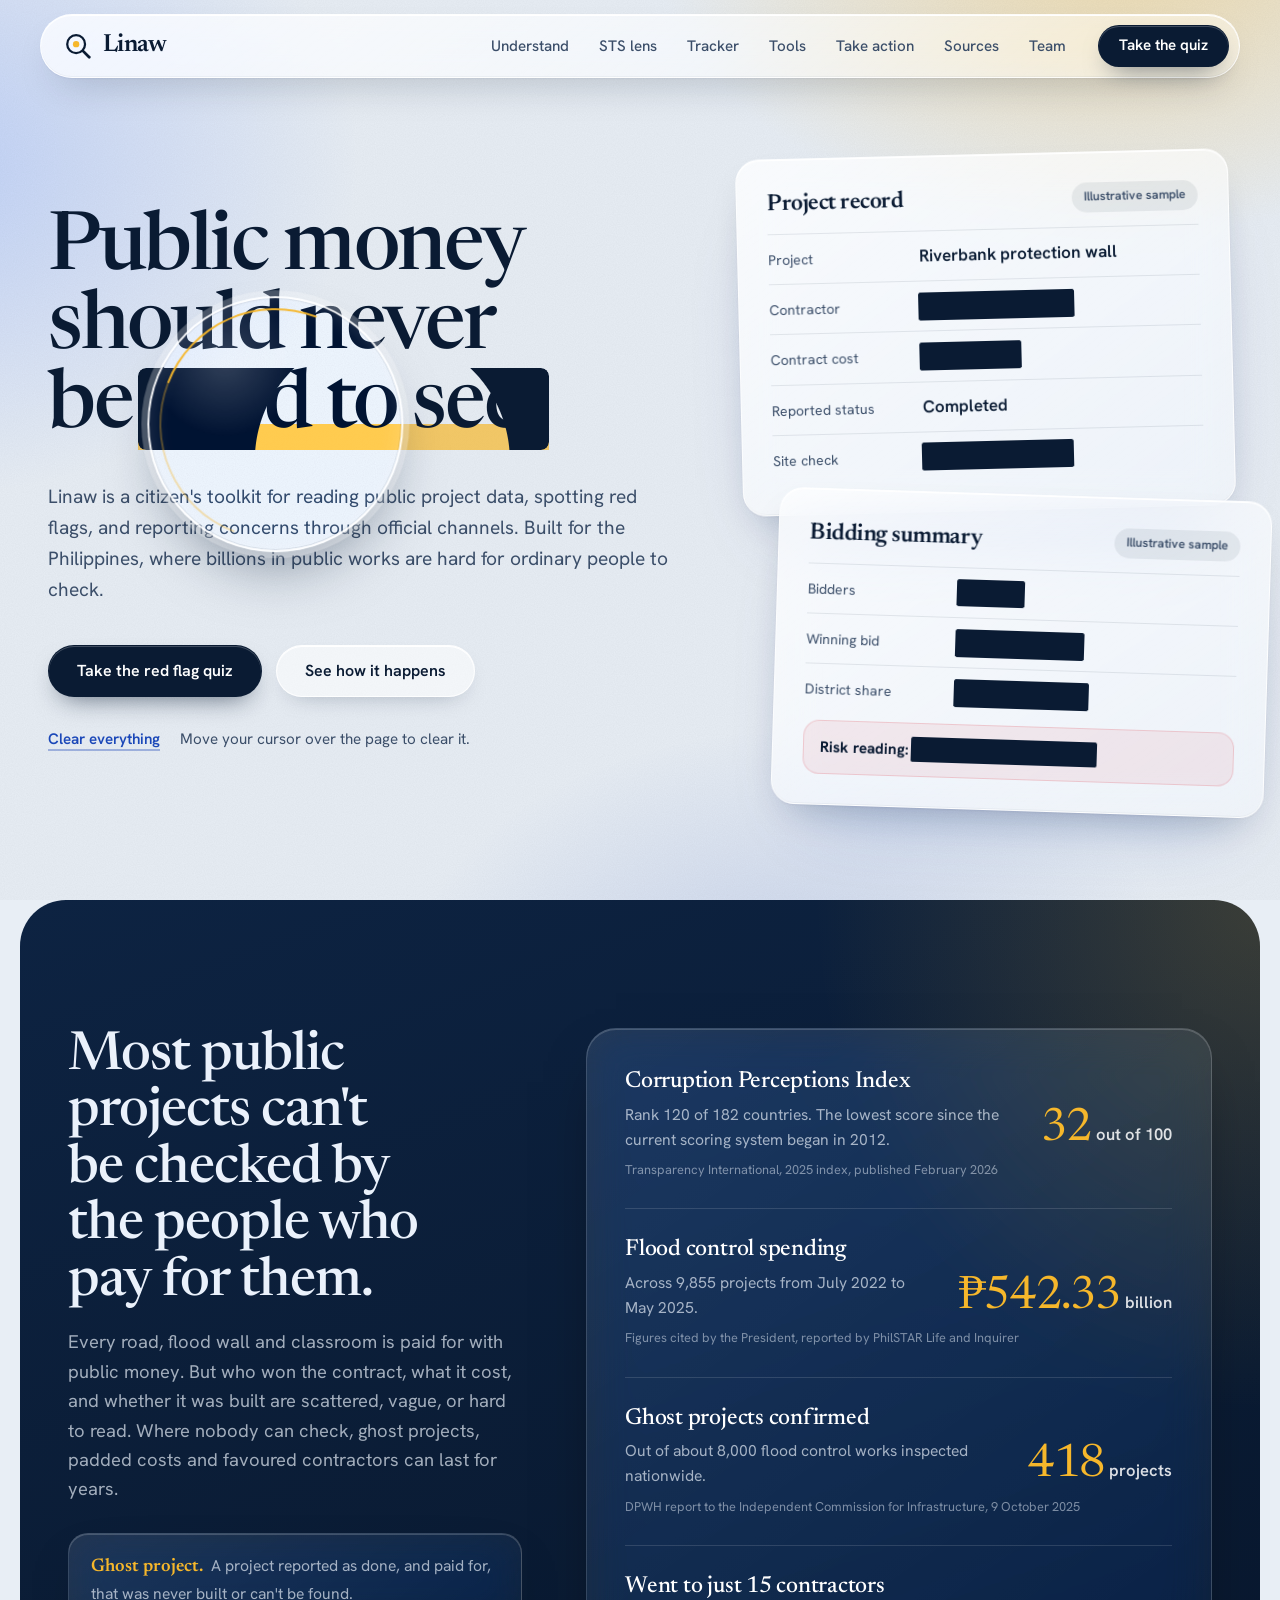
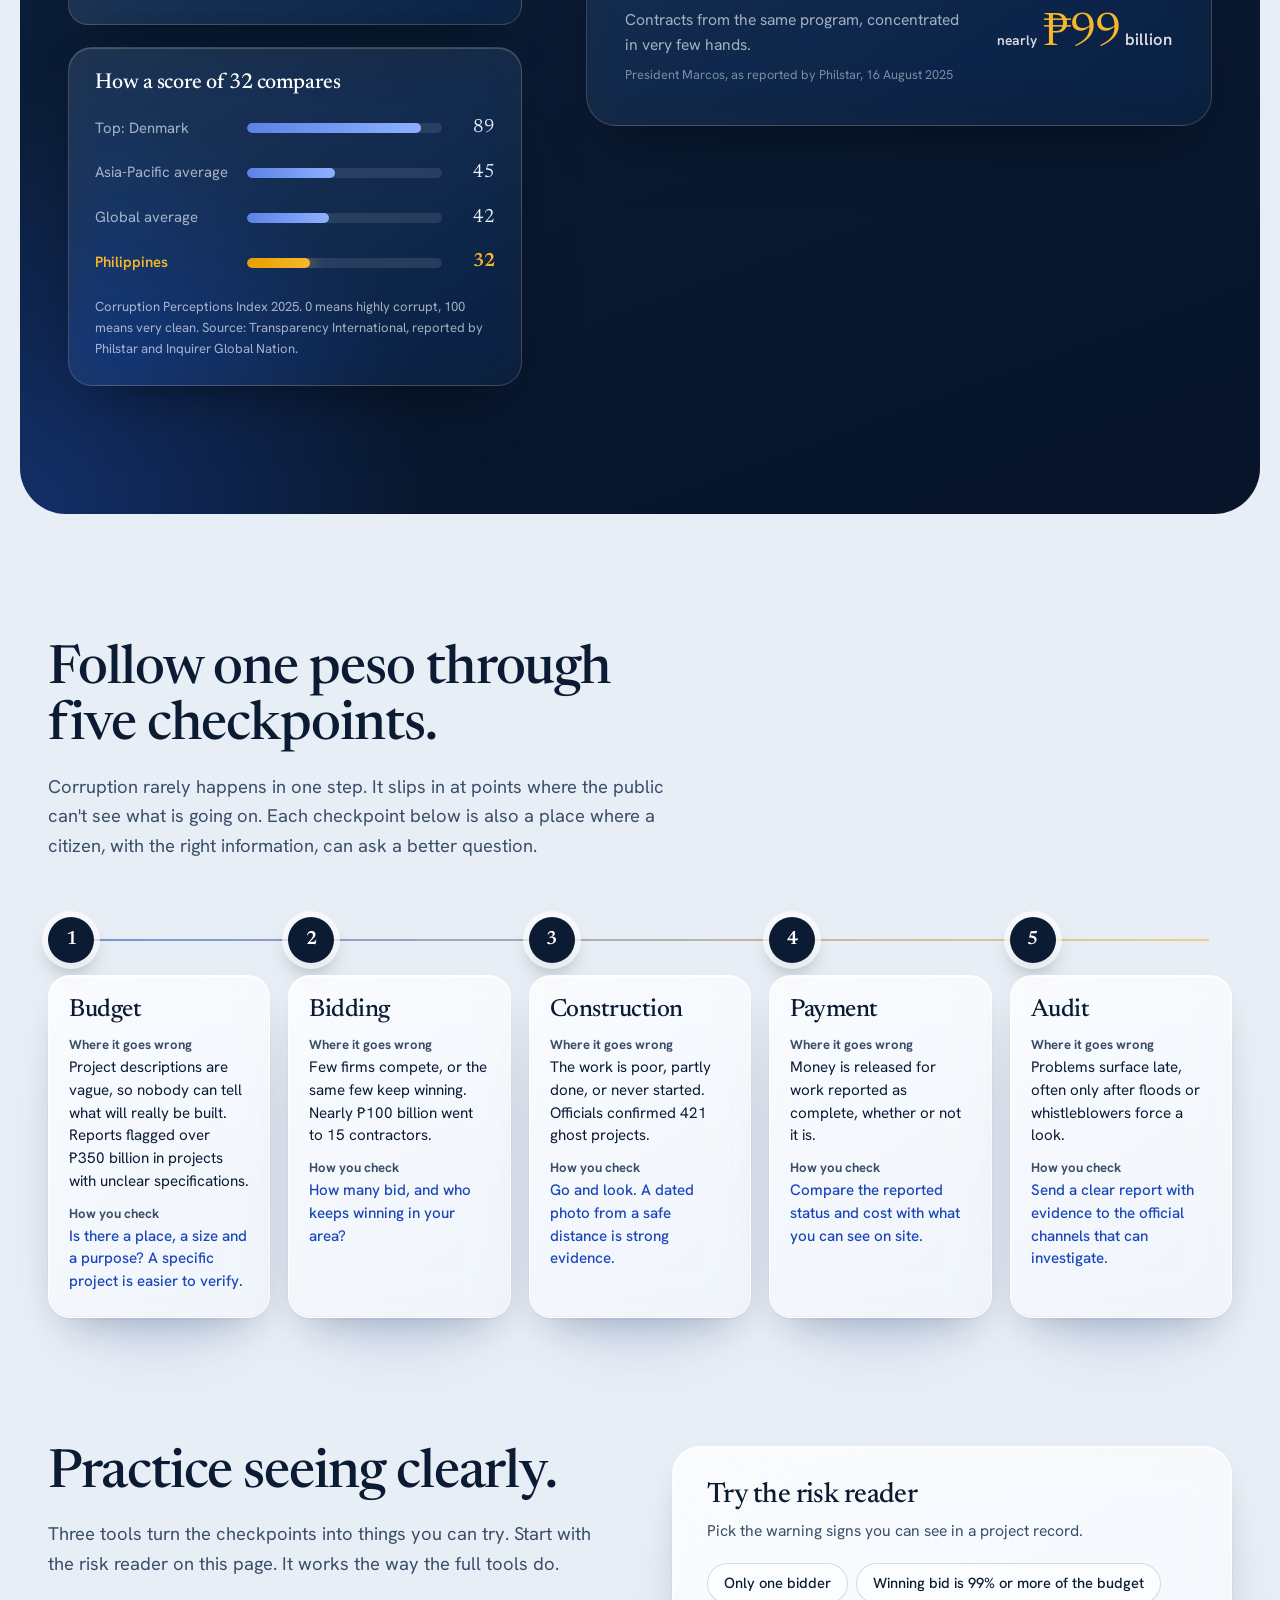
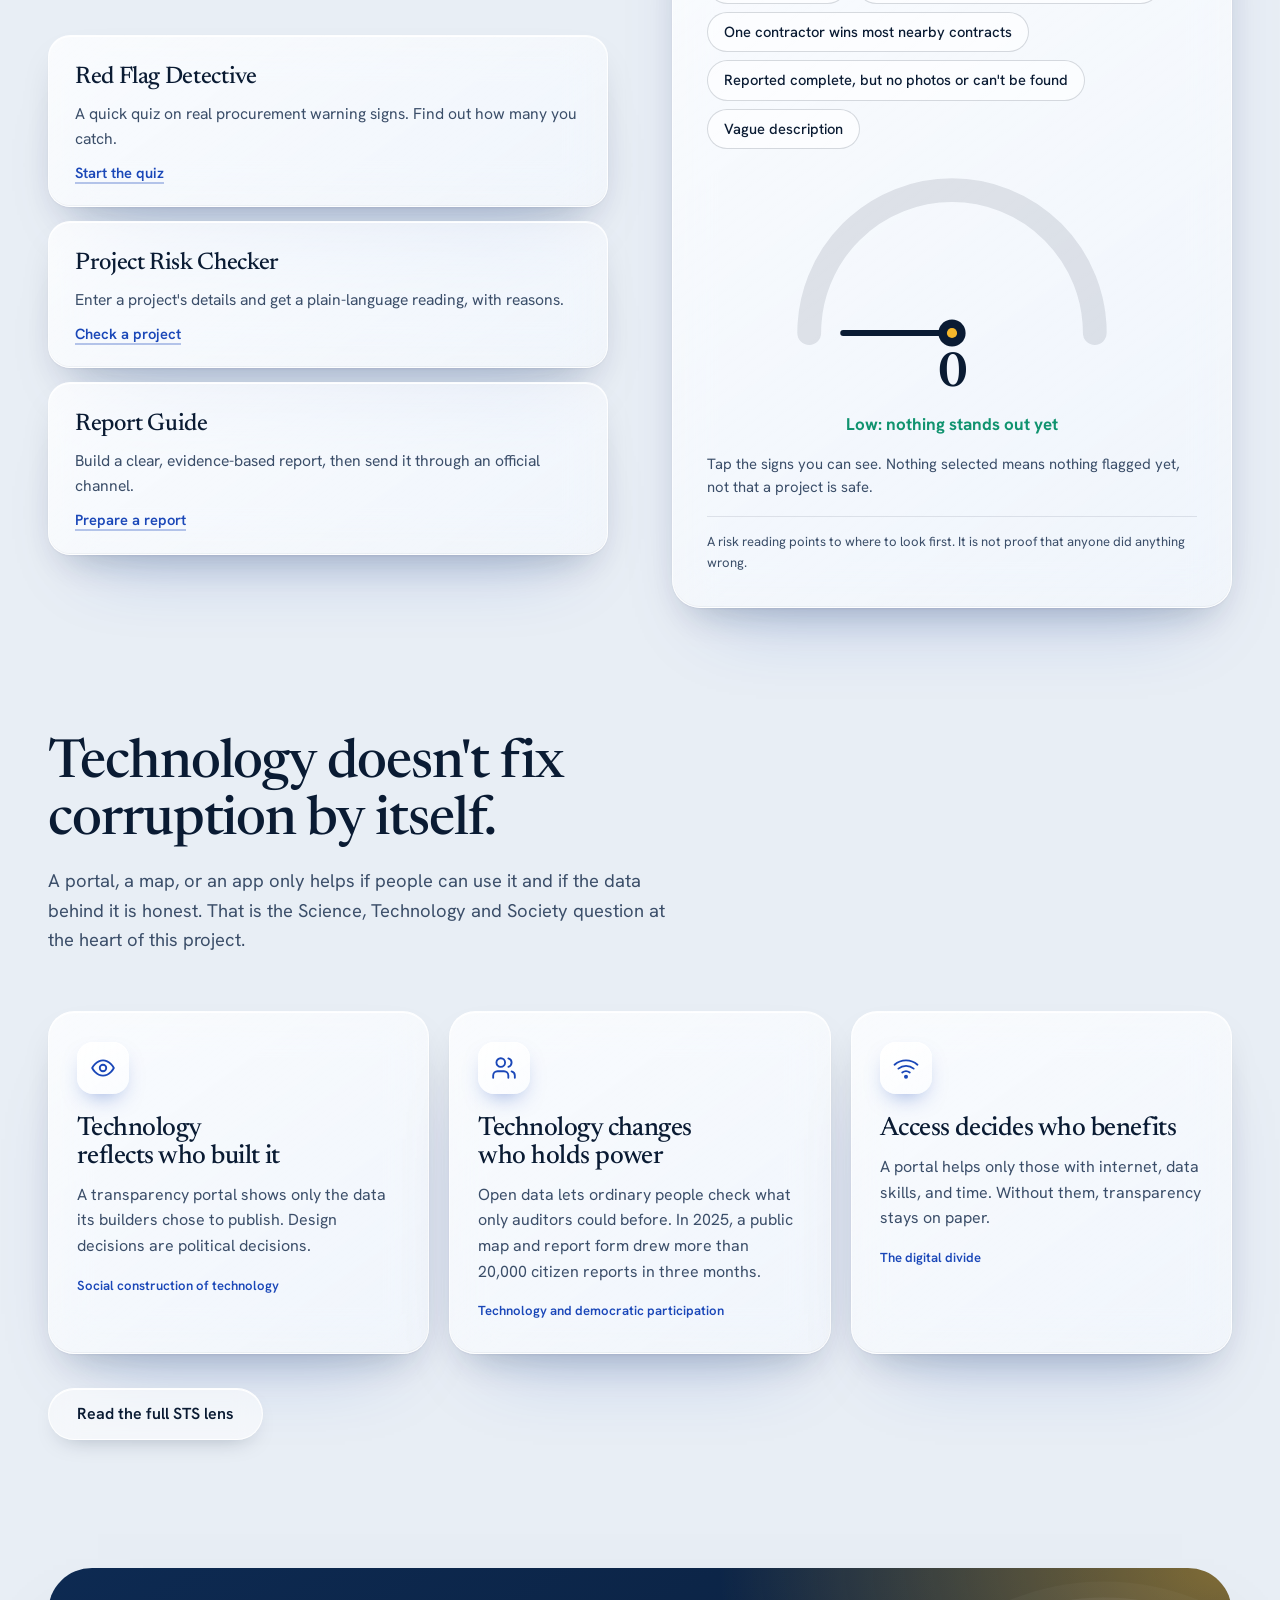
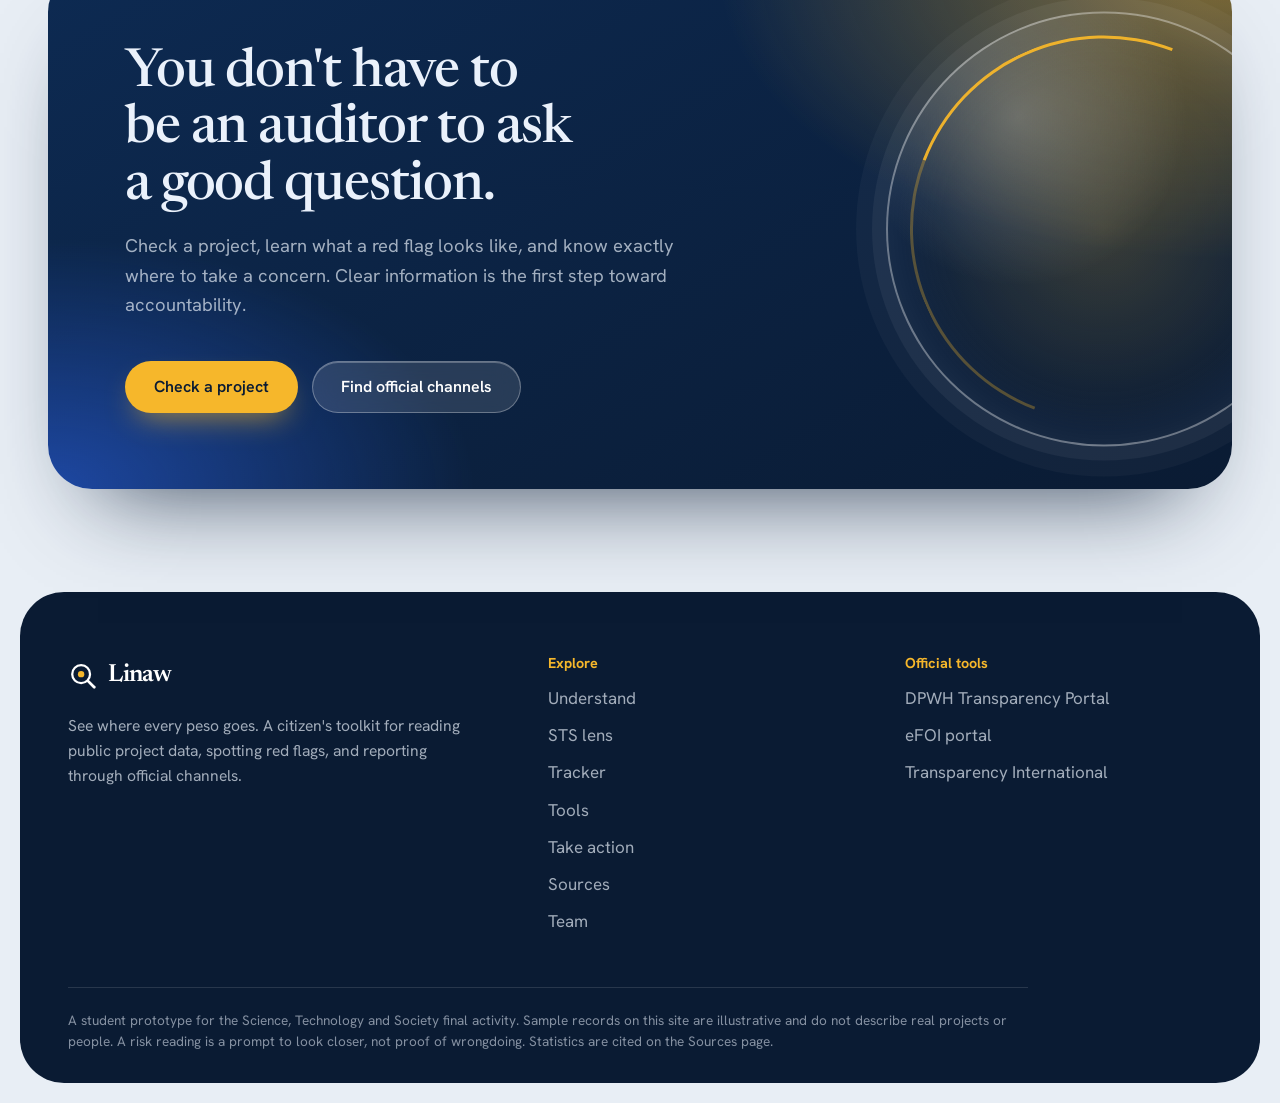
<file: index.html>
<!doctype html>
<html lang="en">
<head>
  <meta charset="utf-8">
  <meta name="viewport" content="width=device-width, initial-scale=1">
  <title>Linaw: See where every peso goes</title>
  <meta name="description" content="Linaw is a citizen's toolkit for reading public project data, spotting red flags, and reporting corruption concerns through official channels in the Philippines.">
  <meta name="theme-color" content="#e8eef5">
  <link rel="icon" href="assets/favicon.svg" type="image/svg+xml">
  <link rel="preconnect" href="https://fonts.googleapis.com">
  <link rel="preconnect" href="https://fonts.gstatic.com" crossorigin>
  <link href="https://fonts.googleapis.com/css2?family=Hanken+Grotesk:wght@400;500;600;700&family=Newsreader:ital,opsz,wght@0,6..72,400..700;1,6..72,400..700&display=swap" rel="stylesheet">
  <link rel="stylesheet" href="css/styles.css">
  <script>document.documentElement.classList.add("js");</script>
</head>
<body>
  <div data-chrome="header"></div>

  <main id="main">

    <!-- HERO: the lens clears redacted public records -->
    <section class="hero" data-lens aria-labelledby="hero-title">
      <div class="lens" aria-hidden="true"></div>
      <div class="wrap hero__grid">
        <div class="hero__copy">
          <h1 id="hero-title" class="hero__title">
            <span class="w" style="--i:0">Public</span>
            <span class="w" style="--i:1">money</span>
            <span class="w" style="--i:2">should</span>
            <span class="w" style="--i:3">never</span>
            <span class="w" style="--i:4">be</span>
            <span class="w" style="--i:5"><span class="redact">hard to see.</span></span>
          </h1>
          <p class="hero__sub rise" style="--d:0">Linaw is a citizen's toolkit for reading public project data, spotting red flags, and reporting concerns through official channels. Built for the Philippines, where billions in public works are hard for ordinary people to check.</p>
          <div class="hero__actions rise" style="--d:120">
            <a class="btn btn--primary" href="tools.html#detective"><span>Take the red flag quiz</span></a>
            <a class="btn btn--glass" href="#how"><span>See how it happens</span></a>
          </div>
          <div class="lens-bar rise" style="--d:240">
            <button class="linkbtn" type="button" data-lens-toggle aria-pressed="false">Clear everything</button>
            <span data-lens-hint>Move your cursor over the page to clear it.</span>
          </div>
        </div>

        <div class="dossier" aria-label="Sample public project records">
          <article class="sheet sheet--a glass" style="--d:0">
            <header class="sheet__head">
              <h2 class="sheet__title">Project record</h2>
              <span class="chip">Illustrative sample</span>
            </header>
            <dl class="rows">
              <div><dt>Project</dt><dd>Riverbank protection wall</dd></div>
              <div><dt>Contractor</dt><dd><span class="redact">Apex Ridge Builders</span></dd></div>
              <div><dt>Contract cost</dt><dd><span class="redact">₱48,500,000</span></dd></div>
              <div><dt>Reported status</dt><dd>Completed</dd></div>
              <div><dt>Site check</dt><dd><span class="redact redact--flag">No structure found</span></dd></div>
            </dl>
          </article>

          <article class="sheet sheet--b glass" style="--d:160">
            <header class="sheet__head">
              <h2 class="sheet__title">Bidding summary</h2>
              <span class="chip">Illustrative sample</span>
            </header>
            <dl class="rows">
              <div><dt>Bidders</dt><dd><span class="redact">1 bidder</span></dd></div>
              <div><dt>Winning bid</dt><dd><span class="redact">99.8% of budget</span></dd></div>
              <div><dt>District share</dt><dd><span class="redact">71% of contracts</span></dd></div>
            </dl>
            <p class="verdict"><strong>Risk reading:</strong> <span class="redact redact--flag">High, verify on the ground</span></p>
          </article>
        </div>
      </div>
    </section>

    <!-- THE PROBLEM -->
    <section class="band--ink section" id="problem" aria-labelledby="problem-title">
      <div class="wrap problem">
        <div>
          <div class="sec-head" data-focus>
            <h2 id="problem-title">Most public projects can't be checked by the people who pay for them.</h2>
            <p>Every road, flood wall and classroom is paid for with public money. But who won the contract, what it cost, and whether it was built are scattered, vague, or hard to read. Where nobody can check, ghost projects, padded costs and favoured contractors can last for years.</p>
          </div>

          <p class="define glass glass--ink"><strong>Ghost project.</strong> A project reported as done, and paid for, that was never built or can't be found.</p>

          <div class="compare glass glass--ink" data-bars>
            <h3>How a score of 32 compares</h3>
            <div class="bar"><span class="bar__label">Top: Denmark</span><span class="bar__track"><span class="bar__fill" style="--w:89%"></span></span><span class="bar__val">89</span></div>
            <div class="bar"><span class="bar__label">Asia-Pacific average</span><span class="bar__track"><span class="bar__fill" style="--w:45%"></span></span><span class="bar__val">45</span></div>
            <div class="bar"><span class="bar__label">Global average</span><span class="bar__track"><span class="bar__fill" style="--w:42%"></span></span><span class="bar__val">42</span></div>
            <div class="bar bar--ph"><span class="bar__label">Philippines</span><span class="bar__track"><span class="bar__fill" style="--w:32%"></span></span><span class="bar__val">32</span></div>
            <p class="compare__note">Corruption Perceptions Index 2025. 0 means highly corrupt, 100 means very clean. Source: Transparency International, reported by Philstar and Inquirer Global Nation.</p>
          </div>
        </div>

        <div class="ledger glass glass--ink" data-ledger aria-label="Key figures">
          <div class="ledger__row">
            <div class="ledger__label"><strong>Corruption Perceptions Index</strong><span>Rank 120 of 182 countries. The lowest score since the current scoring system began in 2012.</span></div>
            <div class="ledger__value"><span data-to="32">32</span><small>out of 100</small></div>
            <p class="ledger__src">Transparency International, 2025 index, published February 2026</p>
          </div>
          <div class="ledger__row">
            <div class="ledger__label"><strong>Flood control spending</strong><span>Across 9,855 projects from July 2022 to May 2025.</span></div>
            <div class="ledger__value">₱<span data-to="545.64" data-dec="2">545.64</span><small>billion</small></div>
            <p class="ledger__src">Figures cited by the President, reported by PhilSTAR Life and Inquirer</p>
          </div>
          <div class="ledger__row">
            <div class="ledger__label"><strong>Ghost projects confirmed</strong><span>Out of about 8,000 flood control works inspected nationwide.</span></div>
            <div class="ledger__value"><span data-to="421">421</span><small>projects</small></div>
            <p class="ledger__src">DPWH report to the Independent Commission for Infrastructure, 9 October 2025</p>
          </div>
          <div class="ledger__row">
            <div class="ledger__label"><strong>Went to just 15 contractors</strong><span>Contracts from the same program, concentrated in very few hands.</span></div>
            <div class="ledger__value"><small class="pre">nearly</small>₱<span data-to="100">100</span><small>billion</small></div>
            <p class="ledger__src">President Marcos, as reported by Philstar, 16 August 2025</p>
          </div>
        </div>
      </div>
    </section>

    <!-- HOW IT HAPPENS: a true sequence -->
    <section class="section" id="how" aria-labelledby="how-title">
      <div class="wrap">
        <div class="sec-head" data-focus>
          <h2 id="how-title">Follow one peso through five checkpoints.</h2>
          <p>Corruption rarely happens in one step. It slips in at points where the public can't see what is going on. Each checkpoint below is also a place where a citizen, with the right information, can ask a better question.</p>
        </div>

        <ol class="steps">
          <li class="step">
            <span class="step__node" aria-hidden="true">1</span>
            <div class="glass">
              <h3>Budget</h3>
              <h4>Where it goes wrong</h4>
              <p>Project descriptions are vague, so nobody can tell what will really be built. Reports flagged over ₱350 billion in projects with unclear specifications.</p>
              <h4>How you check</h4>
              <p class="fix">Is there a place, a size and a purpose? A specific project is easier to verify.</p>
            </div>
          </li>
          <li class="step">
            <span class="step__node" aria-hidden="true">2</span>
            <div class="glass">
              <h3>Bidding</h3>
              <h4>Where it goes wrong</h4>
              <p>Few firms compete, or the same few keep winning. Nearly ₱100 billion went to 15 contractors.</p>
              <h4>How you check</h4>
              <p class="fix">How many bid, and who keeps winning in your area?</p>
            </div>
          </li>
          <li class="step">
            <span class="step__node" aria-hidden="true">3</span>
            <div class="glass">
              <h3>Construction</h3>
              <h4>Where it goes wrong</h4>
              <p>The work is poor, partly done, or never started. Officials confirmed 421 ghost projects.</p>
              <h4>How you check</h4>
              <p class="fix">Go and look. A dated photo from a safe distance is strong evidence.</p>
            </div>
          </li>
          <li class="step">
            <span class="step__node" aria-hidden="true">4</span>
            <div class="glass">
              <h3>Payment</h3>
              <h4>Where it goes wrong</h4>
              <p>Money is released for work reported as complete, whether or not it is.</p>
              <h4>How you check</h4>
              <p class="fix">Compare the reported status and cost with what you can see on site.</p>
            </div>
          </li>
          <li class="step">
            <span class="step__node" aria-hidden="true">5</span>
            <div class="glass">
              <h3>Audit</h3>
              <h4>Where it goes wrong</h4>
              <p>Problems surface late, often only after floods or whistleblowers force a look.</p>
              <h4>How you check</h4>
              <p class="fix">Send a clear report with evidence to the official channels that can investigate.</p>
            </div>
          </li>
        </ol>
      </div>
    </section>

    <!-- TOOLS + LIVE RISK READER -->
    <section class="section" id="tools" style="padding-top:0" aria-labelledby="tools-title">
      <div class="wrap split">
        <div>
          <div class="sec-head" data-focus>
            <h2 id="tools-title">Practice seeing clearly.</h2>
            <p>Three tools turn the checkpoints into things you can try. Start with the risk reader on this page. It works the way the full tools do.</p>
          </div>
          <div class="toollist">
            <a class="tool glass" href="tools.html#detective">
              <strong>Red Flag Detective</strong>
              <span>A quick quiz on real procurement warning signs. Find out how many you catch.</span>
              <em>Start the quiz</em>
            </a>
            <a class="tool glass" href="tools.html#checker">
              <strong>Project Risk Checker</strong>
              <span>Enter a project's details and get a plain-language reading, with reasons.</span>
              <em>Check a project</em>
            </a>
            <a class="tool glass" href="tools.html#report">
              <strong>Report Guide</strong>
              <span>Build a clear, evidence-based report, then send it through an official channel.</span>
              <em>Prepare a report</em>
            </a>
          </div>
        </div>

        <section class="meter glass" data-meter data-level="low" aria-labelledby="meter-title">
          <h3 id="meter-title">Try the risk reader</h3>
          <p class="meter__lead">Pick the warning signs you can see in a project record.</p>
          <div class="chips">
            <button class="flag" type="button" aria-pressed="false" data-weight="25" data-why="Only one bidder means the price may never have been tested by competition.">Only one bidder</button>
            <button class="flag" type="button" aria-pressed="false" data-weight="15" data-why="A winning bid right at the approved budget can mean the price was never negotiated.">Winning bid is 99% or more of the budget</button>
            <button class="flag" type="button" aria-pressed="false" data-weight="25" data-why="Contracts concentrated in a few firms are a classic procurement warning sign.">One contractor wins most nearby contracts</button>
            <button class="flag" type="button" aria-pressed="false" data-weight="25" data-why="A project marked complete that nobody can see or locate needs a site check.">Reported complete, but no photos or can't be found</button>
            <button class="flag" type="button" aria-pressed="false" data-weight="10" data-why="Without a place, size or purpose, a project is almost impossible to verify.">Vague description</button>
          </div>

          <div class="gauge" role="img" aria-label="Risk gauge">
            <svg viewBox="0 0 200 112">
              <path class="gauge__track" d="M16 100 A84 84 0 0 1 184 100" pathLength="100"/>
              <path class="gauge__fill" d="M16 100 A84 84 0 0 1 184 100" pathLength="100" style="stroke-dasharray:0 200;stroke-opacity:0"/>
              <g class="gauge__needle" style="transform:rotate(-90deg)">
                <line x1="100" y1="100" x2="100" y2="36" stroke="#0a1b33" stroke-width="3.5" stroke-linecap="round"/>
                <circle cx="100" cy="100" r="8" fill="#0a1b33"/>
                <circle cx="100" cy="100" r="3" fill="#f6b72b"/>
              </g>
            </svg>
          </div>
          <p class="gauge__readout" aria-live="polite"><span class="gauge__score" data-score>0</span></p>
          <p class="meter__level" data-level-text aria-live="polite">Low: nothing stands out yet</p>
          <ul class="meter__why" data-reasons></ul>
          <p class="meter__note">A risk reading points to where to look first. It is not proof that anyone did anything wrong.</p>
        </section>
      </div>
    </section>

    <!-- STS LENS -->
    <section class="section" id="sts" style="padding-top:0" aria-labelledby="sts-title">
      <div class="wrap">
        <div class="sec-head" data-focus>
          <h2 id="sts-title">Technology doesn't fix corruption by itself.</h2>
          <p>A portal, a map, or an app only helps if people can use it and if the data behind it is honest. That is the Science, Technology and Society question at the heart of this project.</p>
        </div>
        <div class="trio">
          <article class="idea glass">
            <div class="idea__icon"><svg viewBox="0 0 24 24" aria-hidden="true"><path d="M2 12s3.6-7 10-7 10 7 10 7-3.6 7-10 7-10-7-10-7Z"/><circle cx="12" cy="12" r="3"/></svg></div>
            <h3>Technology reflects who built it</h3>
            <p>A transparency portal shows only the data its builders chose to publish. Design decisions are political decisions.</p>
            <small>Social construction of technology</small>
          </article>
          <article class="idea glass">
            <div class="idea__icon"><svg viewBox="0 0 24 24" aria-hidden="true"><path d="M16 21v-2a4 4 0 0 0-4-4H6a4 4 0 0 0-4 4v2"/><circle cx="9" cy="7" r="4"/><path d="M22 21v-2a4 4 0 0 0-3-3.87"/><path d="M16 3.13a4 4 0 0 1 0 7.75"/></svg></div>
            <h3>Technology changes who holds power</h3>
            <p>Open data lets ordinary people check what only auditors could before. In 2025, a public map and report form drew more than 20,000 citizen reports in three months.</p>
            <small>Technology and democratic participation</small>
          </article>
          <article class="idea glass">
            <div class="idea__icon"><svg viewBox="0 0 24 24" aria-hidden="true"><path d="M5 12.55a11 11 0 0 1 14.08 0"/><path d="M1.42 9a16 16 0 0 1 21.16 0"/><path d="M8.53 16.11a6 6 0 0 1 6.95 0"/><circle cx="12" cy="20" r="1"/></svg></div>
            <h3>Access decides who benefits</h3>
            <p>A portal helps only those with internet, data skills, and time. Without them, transparency stays on paper.</p>
            <small>The digital divide</small>
          </article>
        </div>
        <div class="more"><a class="btn btn--glass" href="sts.html"><span>Read the full STS lens</span></a></div>
      </div>
    </section>

    <!-- CLOSING CALL TO ACTION -->
    <section class="wrap" aria-labelledby="cta-title">
      <div class="cta">
        <div class="cta__lens" aria-hidden="true"></div>
        <h2 id="cta-title">You don't have to be an auditor to ask a good question.</h2>
        <p>Check a project, learn what a red flag looks like, and know exactly where to take a concern. Clear information is the first step toward accountability.</p>
        <div class="hero__actions">
          <a class="btn btn--gold" href="tools.html#checker"><span>Check a project</span></a>
          <a class="btn btn--glass" href="action.html"><span>Find official channels</span></a>
        </div>
      </div>
    </section>

  </main>

  <div data-chrome="footer"></div>
  <script src="js/main.js"></script>
</body>
</html>
</file>
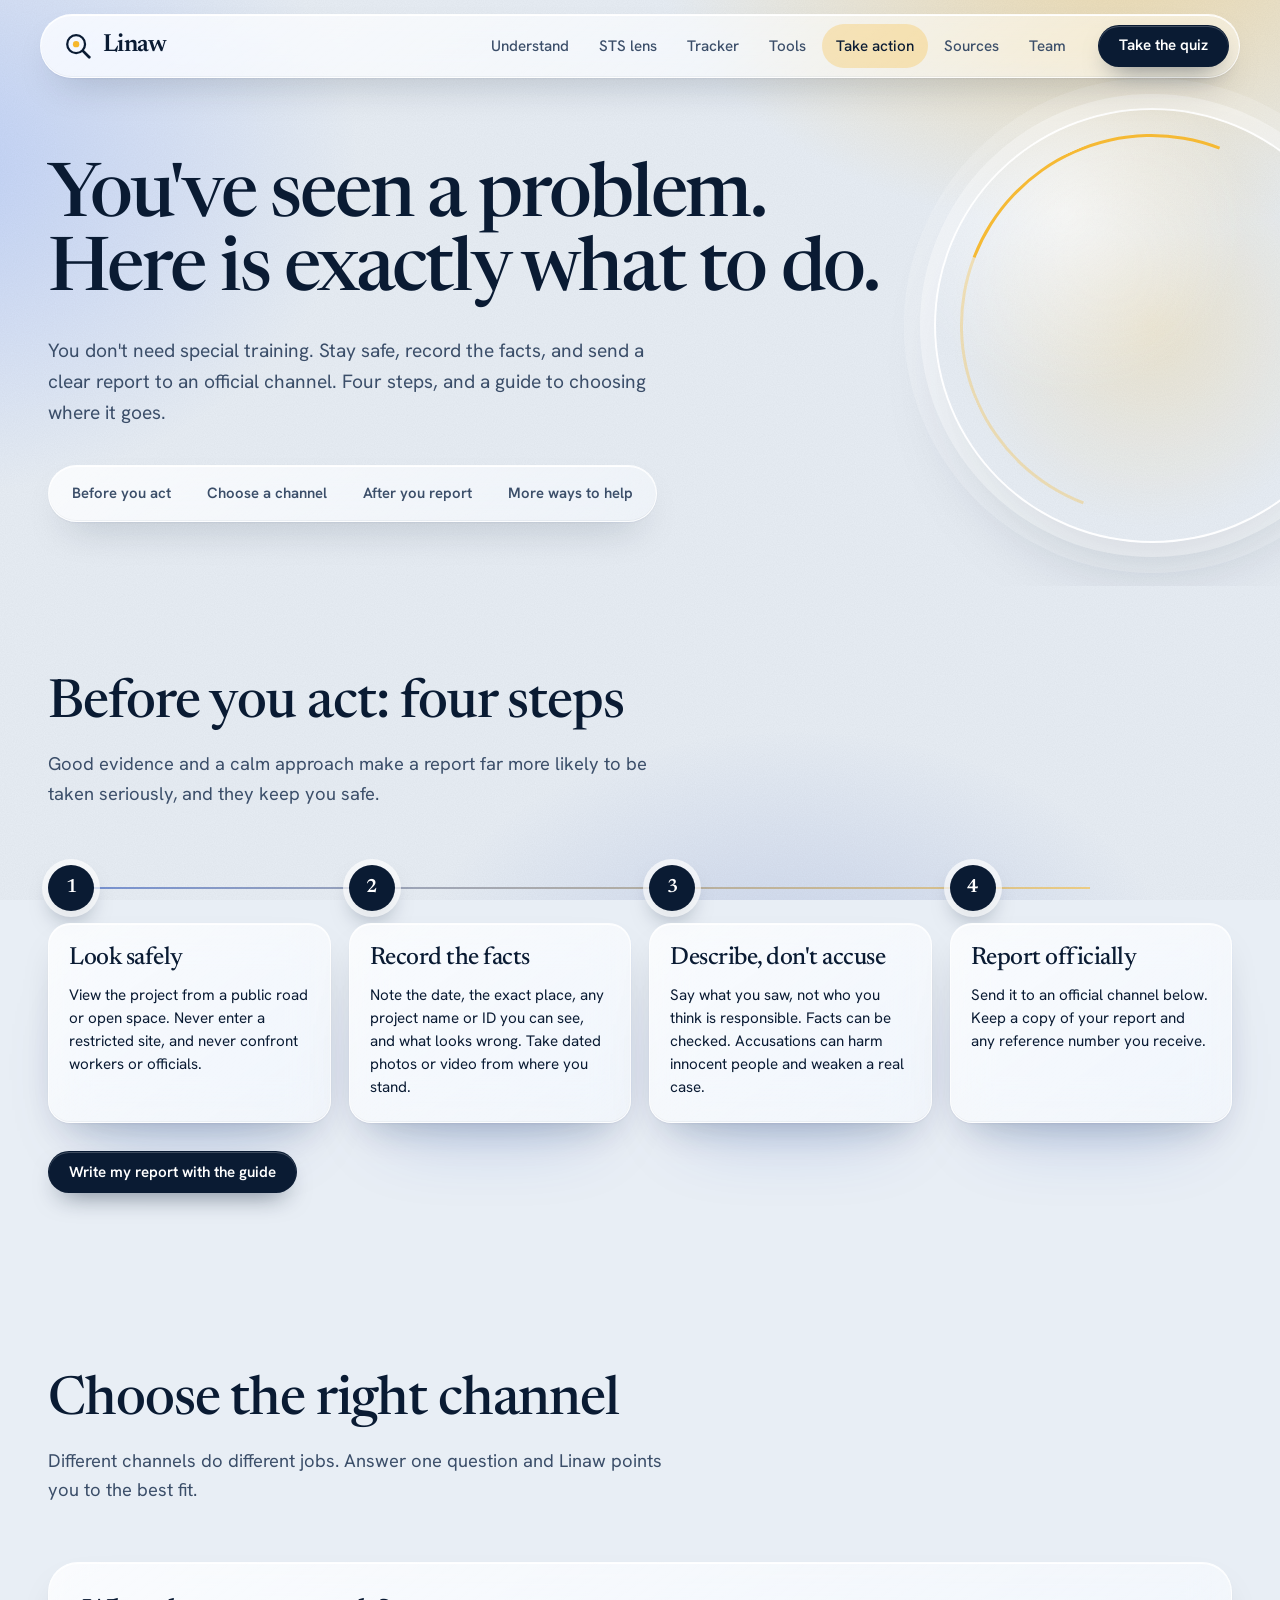
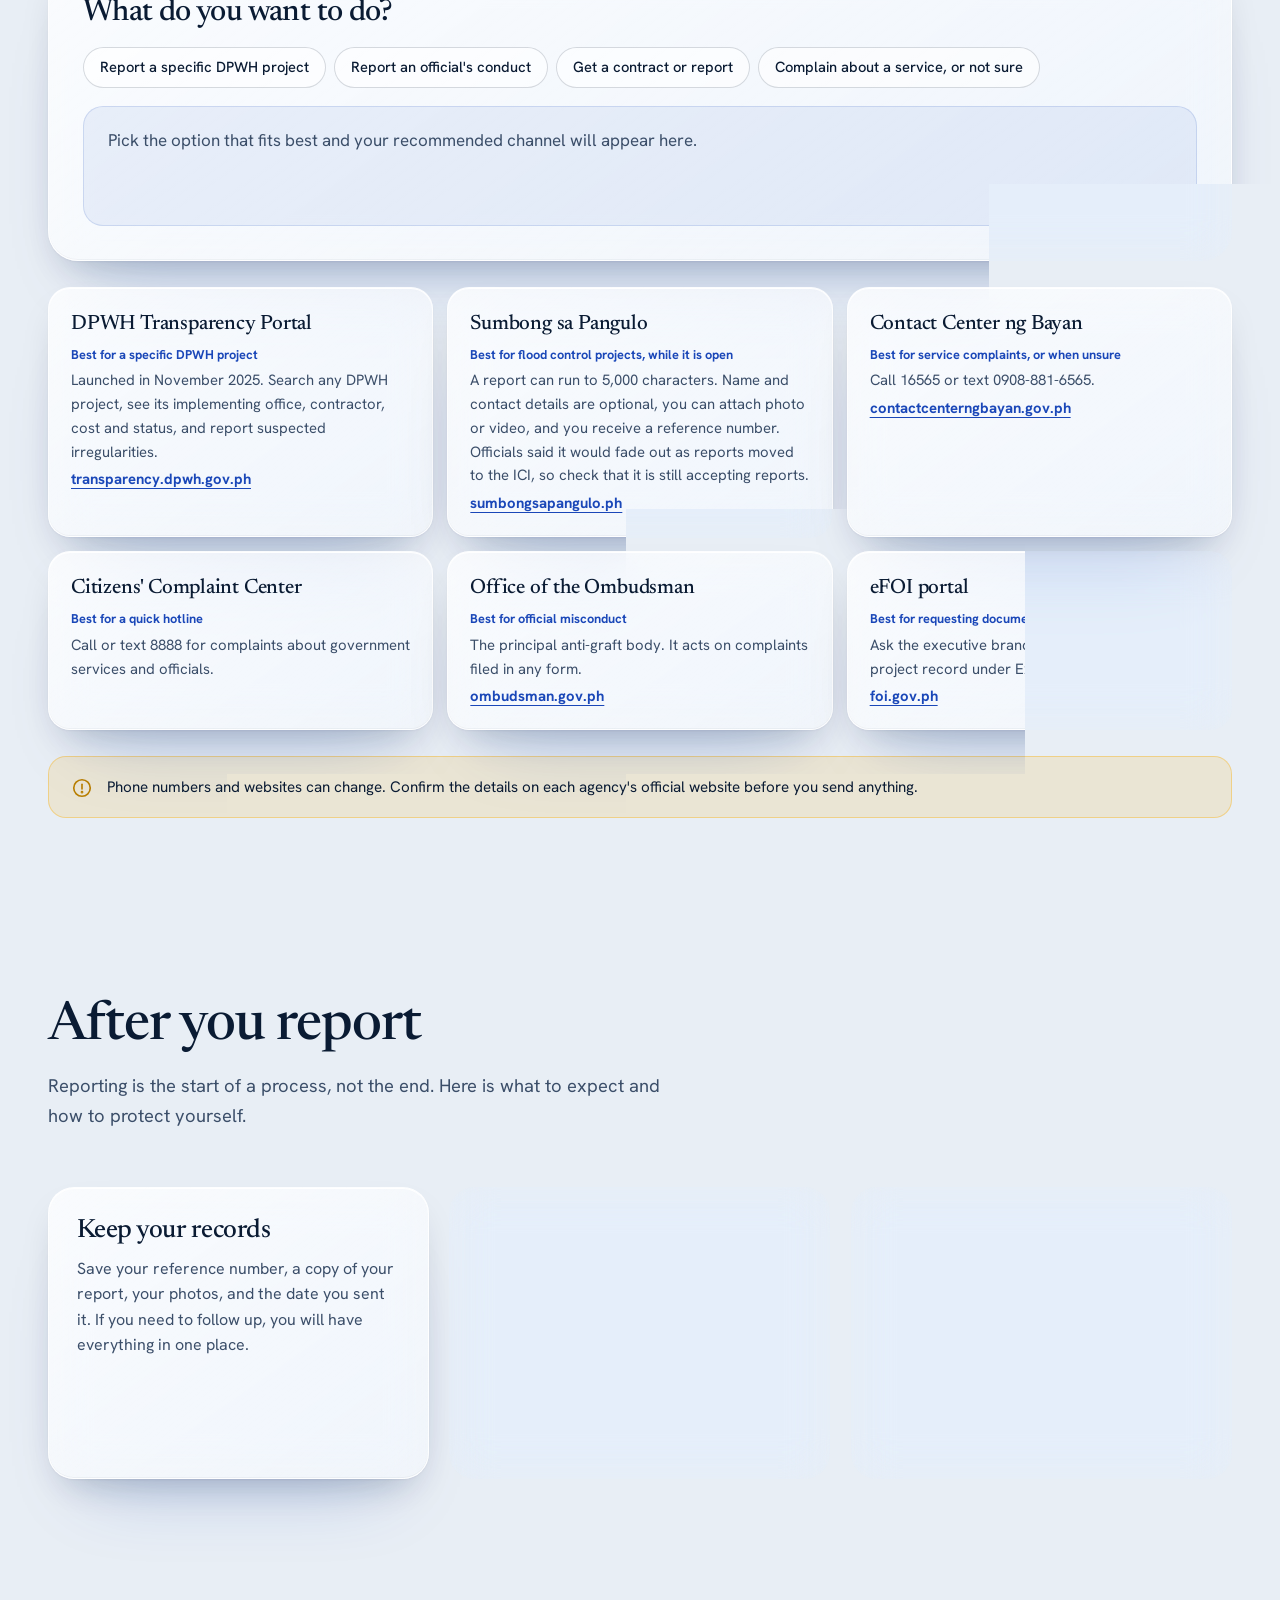
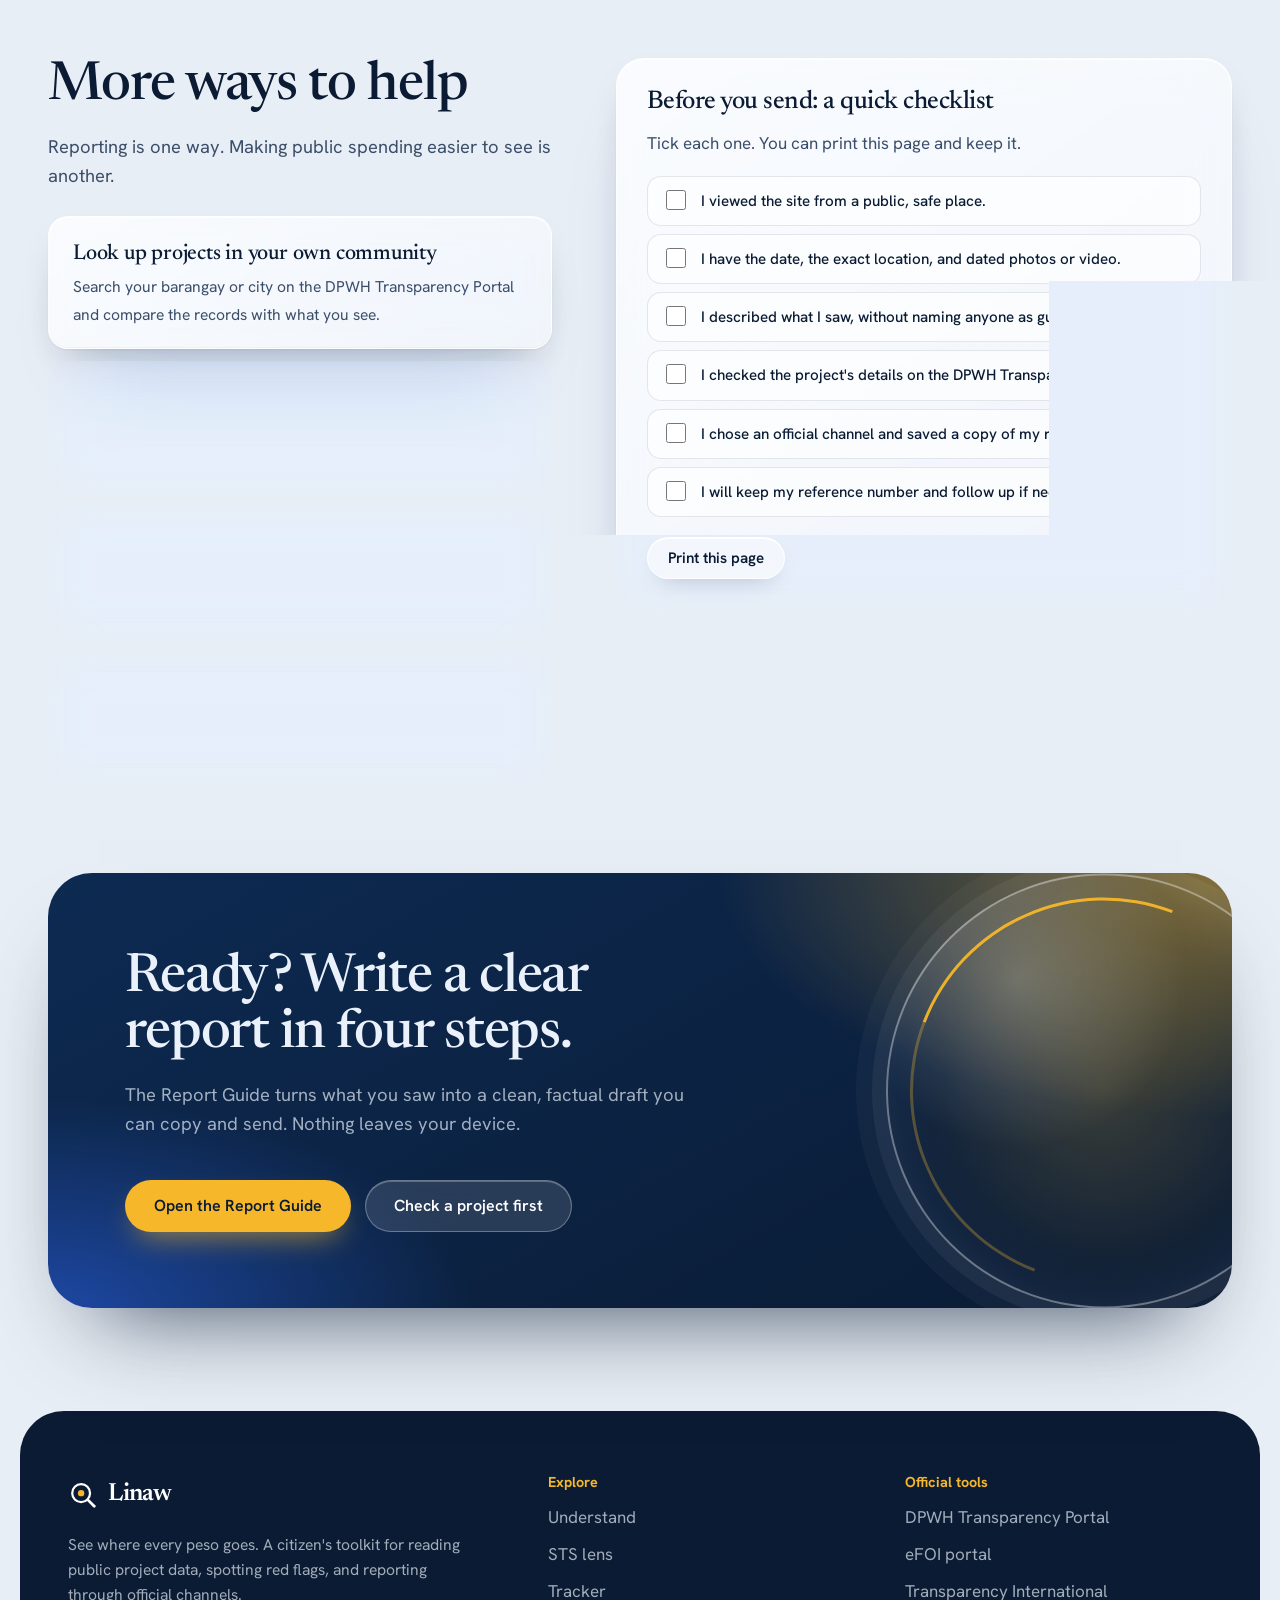
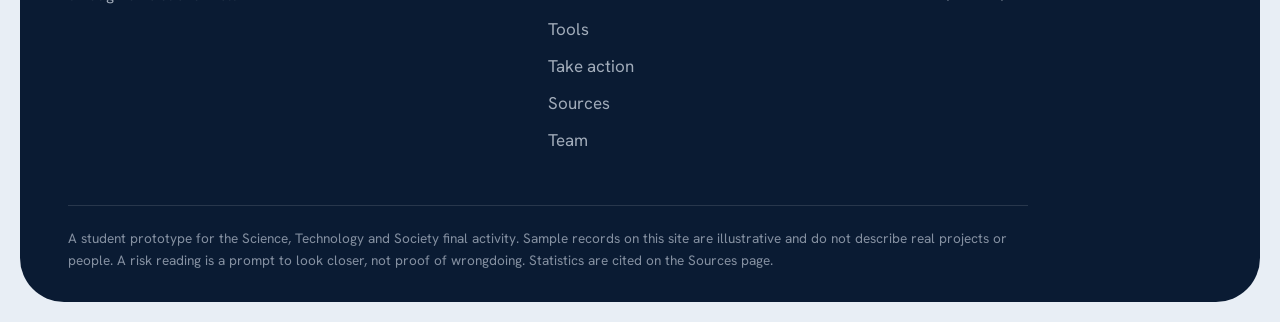
<file: action.html>
<!doctype html>
<html lang="en">
<head>
  <meta charset="utf-8">
  <meta name="viewport" content="width=device-width, initial-scale=1">
  <title>Take action | Linaw</title>
  <meta name="description" content="Exactly what to do when you see a problem with a public project in the Philippines: stay safe, record the facts, and report through an official channel.">
  <meta name="theme-color" content="#e8eef5">
  <link rel="icon" href="assets/favicon.svg" type="image/svg+xml">
  <link rel="preconnect" href="https://fonts.googleapis.com">
  <link rel="preconnect" href="https://fonts.gstatic.com" crossorigin>
  <link href="https://fonts.googleapis.com/css2?family=Hanken+Grotesk:wght@400;500;600;700&family=Newsreader:ital,opsz,wght@0,6..72,400..700;1,6..72,400..700&display=swap" rel="stylesheet">
  <link rel="stylesheet" href="css/styles.css">
  <script>document.documentElement.classList.add("js");</script>
</head>
<body>
  <div data-chrome="header"></div>

  <main id="main">

    <header class="page-hero">
      <div class="page-ring" aria-hidden="true"></div>
      <div class="wrap">
        <h1 class="page-title">You've seen a problem. Here is exactly what to do.</h1>
        <p class="page-lede">You don't need special training. Stay safe, record the facts, and send a clear report to an official channel. Four steps, and a guide to choosing where it goes.</p>
        <nav class="jump glass" aria-label="On this page">
          <a href="#before">Before you act</a>
          <a href="#channels">Choose a channel</a>
          <a href="#after">After you report</a>
          <a href="#more">More ways to help</a>
        </nav>
      </div>
    </header>

    <!-- BEFORE -->
    <section class="section section--tight" id="before" aria-labelledby="before-title">
      <div class="wrap">
        <div class="sec-head" data-focus>
          <h2 id="before-title">Before you act: four steps</h2>
          <p>Good evidence and a calm approach make a report far more likely to be taken seriously, and they keep you safe.</p>
        </div>
        <ol class="steps steps--4">
          <li class="step"><span class="step__node" aria-hidden="true">1</span>
            <div class="glass"><h3>Look safely</h3><p>View the project from a public road or open space. Never enter a restricted site, and never confront workers or officials.</p></div></li>
          <li class="step"><span class="step__node" aria-hidden="true">2</span>
            <div class="glass"><h3>Record the facts</h3><p>Note the date, the exact place, any project name or ID you can see, and what looks wrong. Take dated photos or video from where you stand.</p></div></li>
          <li class="step"><span class="step__node" aria-hidden="true">3</span>
            <div class="glass"><h3>Describe, don't accuse</h3><p>Say what you saw, not who you think is responsible. Facts can be checked. Accusations can harm innocent people and weaken a real case.</p></div></li>
          <li class="step"><span class="step__node" aria-hidden="true">4</span>
            <div class="glass"><h3>Report officially</h3><p>Send it to an official channel below. Keep a copy of your report and any reference number you receive.</p></div></li>
        </ol>
        <p style="margin-top:28px"><a class="btn btn--primary btn--sm" href="tools.html#report"><span>Write my report with the guide</span></a></p>
      </div>
    </section>

    <!-- CHANNELS -->
    <section class="section section--tight" id="channels" aria-labelledby="channels-title">
      <div class="wrap">
        <div class="sec-head" data-focus>
          <h2 id="channels-title">Choose the right channel</h2>
          <p>Different channels do different jobs. Answer one question and Linaw points you to the best fit.</p>
        </div>

        <div class="choose glass">
          <h3>What do you want to do?</h3>
          <div class="choose__btns" role="group" aria-label="Pick your situation">
            <button class="flag" type="button" aria-pressed="false" data-pick="portal">Report a specific DPWH project</button>
            <button class="flag" type="button" aria-pressed="false" data-pick="conduct">Report an official's conduct</button>
            <button class="flag" type="button" aria-pressed="false" data-pick="docs">Get a contract or report</button>
            <button class="flag" type="button" aria-pressed="false" data-pick="other">Complain about a service, or not sure</button>
          </div>
          <div class="choose__out" id="choose-out" aria-live="polite"><p>Pick the option that fits best and your recommended channel will appear here.</p></div>
        </div>

        <div class="channels channels--3">
          <article class="channel glass"><b>DPWH Transparency Portal</b><span class="for">Best for a specific DPWH project</span>
            <p>Launched in November 2025. Search any DPWH project, see its implementing office, contractor, cost and status, and report suspected irregularities.</p>
            <a href="https://transparency.dpwh.gov.ph" target="_blank" rel="noopener">transparency.dpwh.gov.ph</a></article>
          <article class="channel glass"><b>Sumbong sa Pangulo</b><span class="for">Best for flood control projects, while it is open</span>
            <p>A report can run to 5,000 characters. Name and contact details are optional, you can attach photo or video, and you receive a reference number. Officials said it would fade out as reports moved to the ICI, so check that it is still accepting reports.</p>
            <a href="https://sumbongsapangulo.ph" target="_blank" rel="noopener">sumbongsapangulo.ph</a></article>
          <article class="channel glass"><b>Contact Center ng Bayan</b><span class="for">Best for service complaints, or when unsure</span>
            <p>Call 16565 or text 0908-881-6565.</p>
            <a href="https://contactcenterngbayan.gov.ph" target="_blank" rel="noopener">contactcenterngbayan.gov.ph</a></article>
          <article class="channel glass"><b>Citizens' Complaint Center</b><span class="for">Best for a quick hotline</span>
            <p>Call or text 8888 for complaints about government services and officials.</p></article>
          <article class="channel glass"><b>Office of the Ombudsman</b><span class="for">Best for official misconduct</span>
            <p>The principal anti-graft body. It acts on complaints filed in any form.</p>
            <a href="https://www.ombudsman.gov.ph" target="_blank" rel="noopener">ombudsman.gov.ph</a></article>
          <article class="channel glass"><b>eFOI portal</b><span class="for">Best for requesting documents</span>
            <p>Ask the executive branch for a contract, report or project record under Executive Order 2 (2016).</p>
            <a href="https://www.foi.gov.ph" target="_blank" rel="noopener">foi.gov.ph</a></article>
        </div>
        <p class="note">
          <svg viewBox="0 0 24 24" aria-hidden="true"><circle cx="12" cy="12" r="9"/><path d="M12 8v5"/><circle cx="12" cy="16.5" r=".6"/></svg>
          <span>Phone numbers and websites can change. Confirm the details on each agency's official website before you send anything.</span>
        </p>
      </div>
    </section>

    <!-- AFTER -->
    <section class="section section--tight" id="after" aria-labelledby="after-title">
      <div class="wrap">
        <div class="sec-head" data-focus>
          <h2 id="after-title">After you report</h2>
          <p>Reporting is the start of a process, not the end. Here is what to expect and how to protect yourself.</p>
        </div>
        <div class="trio trio--2">
          <article class="idea glass"><h3>Keep your records</h3><p>Save your reference number, a copy of your report, your photos, and the date you sent it. If you need to follow up, you will have everything in one place.</p></article>
          <article class="idea glass"><h3>Expect it to take time</h3><p>Investigations are slow. By 21 November 2025, only one referral from the flood control probe had moved forward. Follow up politely, using your reference number.</p><small>Philstar, 21 Nov 2025</small></article>
          <article class="idea glass"><h3>Protect yourself</h3><p>On the Sumbong sa Pangulo site, name and contact details were optional, so you could report without giving your name. Never post accusations online. If you fear retaliation, tell the agency and ask what protection is available.</p><small>Presidential Communications Office</small></article>
        </div>
      </div>
    </section>

    <!-- MORE -->
    <section class="section section--tight" id="more" aria-labelledby="more-title">
      <div class="wrap two">
        <div>
          <div class="sec-head" data-focus style="margin-bottom:24px">
            <h2 id="more-title">More ways to help</h2>
            <p>Reporting is one way. Making public spending easier to see is another.</p>
          </div>
          <div class="facets">
            <div class="facet glass"><strong>Look up projects in your own community</strong><span>Search your barangay or city on the DPWH Transparency Portal and compare the records with what you see.</span></div>
            <div class="facet glass"><strong>Ask for openness</strong><span>Ask your barangay or local government to post project details where residents can see them.</span></div>
            <div class="facet glass"><strong>Teach one person</strong><span>Share the Red Flag Detective with a classmate, a relative or a neighbour who has never read a project record.</span></div>
            <div class="facet glass"><strong>Stay curious, stay fair</strong><span>Question the data, not people's character. Wait for courts to decide guilt.</span></div>
          </div>
        </div>

        <div class="checklist glass" id="checklist">
          <h3>Before you send: a quick checklist</h3>
          <p style="color:var(--ink-soft);margin-bottom:10px">Tick each one. You can print this page and keep it.</p>
          <label class="check"><input type="checkbox"> I viewed the site from a public, safe place.</label>
          <label class="check"><input type="checkbox"> I have the date, the exact location, and dated photos or video.</label>
          <label class="check"><input type="checkbox"> I described what I saw, without naming anyone as guilty.</label>
          <label class="check"><input type="checkbox"> I checked the project's details on the DPWH Transparency Portal.</label>
          <label class="check"><input type="checkbox"> I chose an official channel and saved a copy of my report.</label>
          <label class="check"><input type="checkbox"> I will keep my reference number and follow up if needed.</label>
          <div class="form__actions noprint" style="margin-top:12px"><button type="button" class="btn btn--glass btn--sm" id="print"><span>Print this page</span></button></div>
        </div>
      </div>
    </section>

    <section class="wrap" aria-labelledby="next-title">
      <div class="cta">
        <div class="cta__lens" aria-hidden="true"></div>
        <h2 id="next-title">Ready? Write a clear report in four steps.</h2>
        <p>The Report Guide turns what you saw into a clean, factual draft you can copy and send. Nothing leaves your device.</p>
        <div class="hero__actions">
          <a class="btn btn--gold" href="tools.html#report"><span>Open the Report Guide</span></a>
          <a class="btn btn--glass" href="tools.html#checker"><span>Check a project first</span></a>
        </div>
      </div>
    </section>

  </main>

  <div data-chrome="footer"></div>
  <script src="js/main.js"></script>
  <script src="js/action.js"></script>
</body>
</html>
</file>
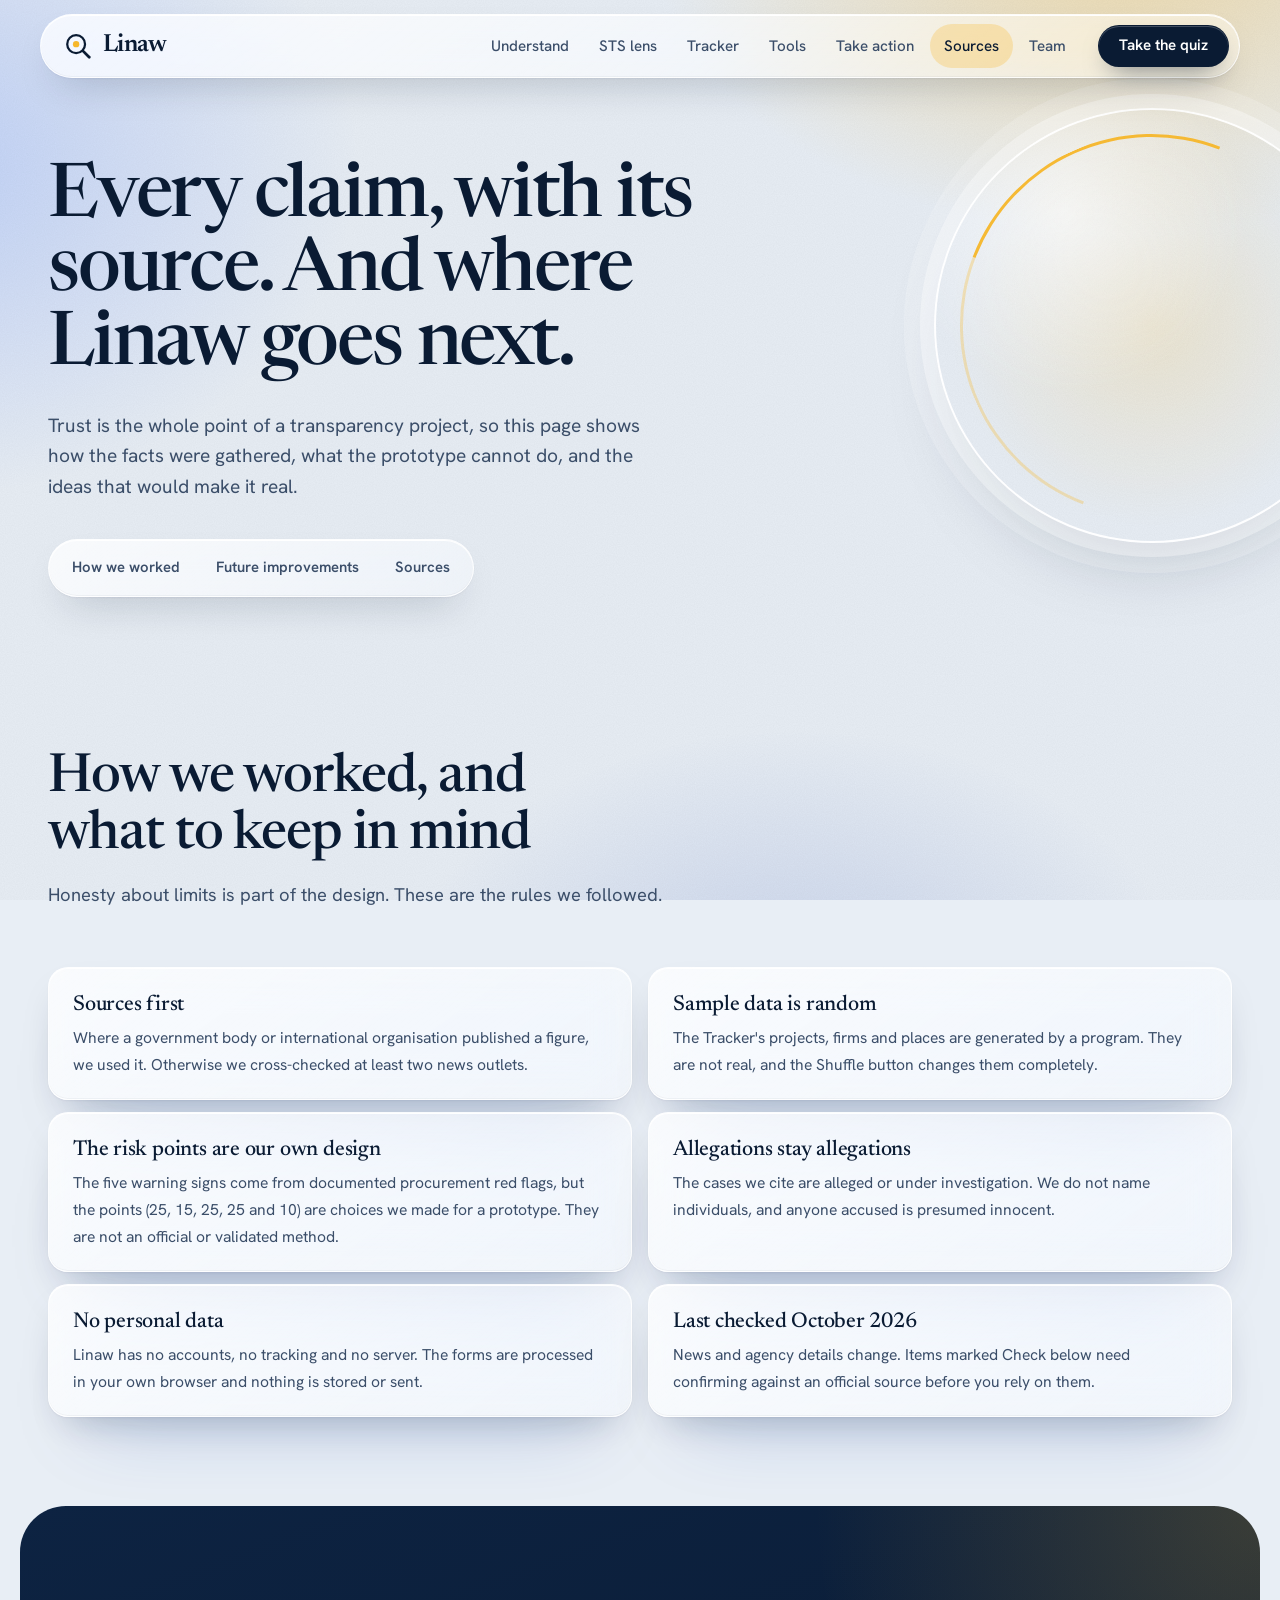
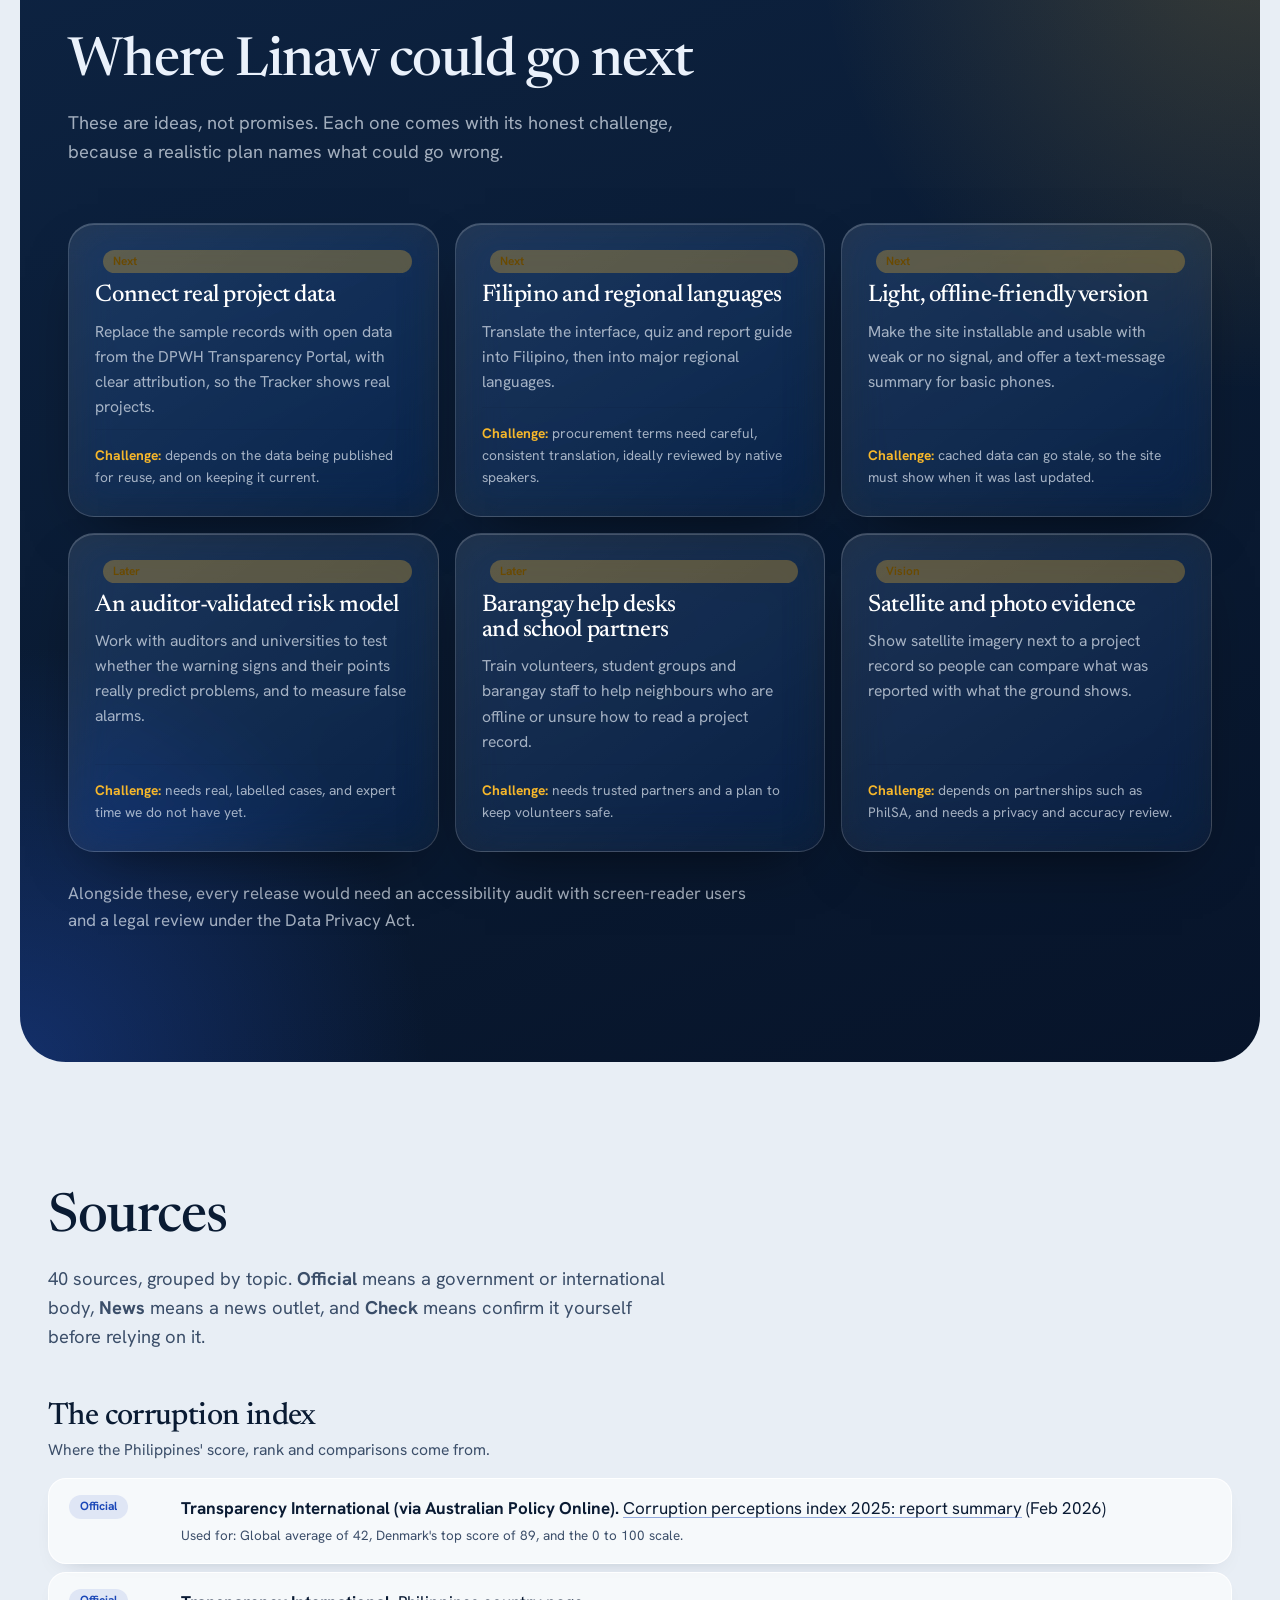
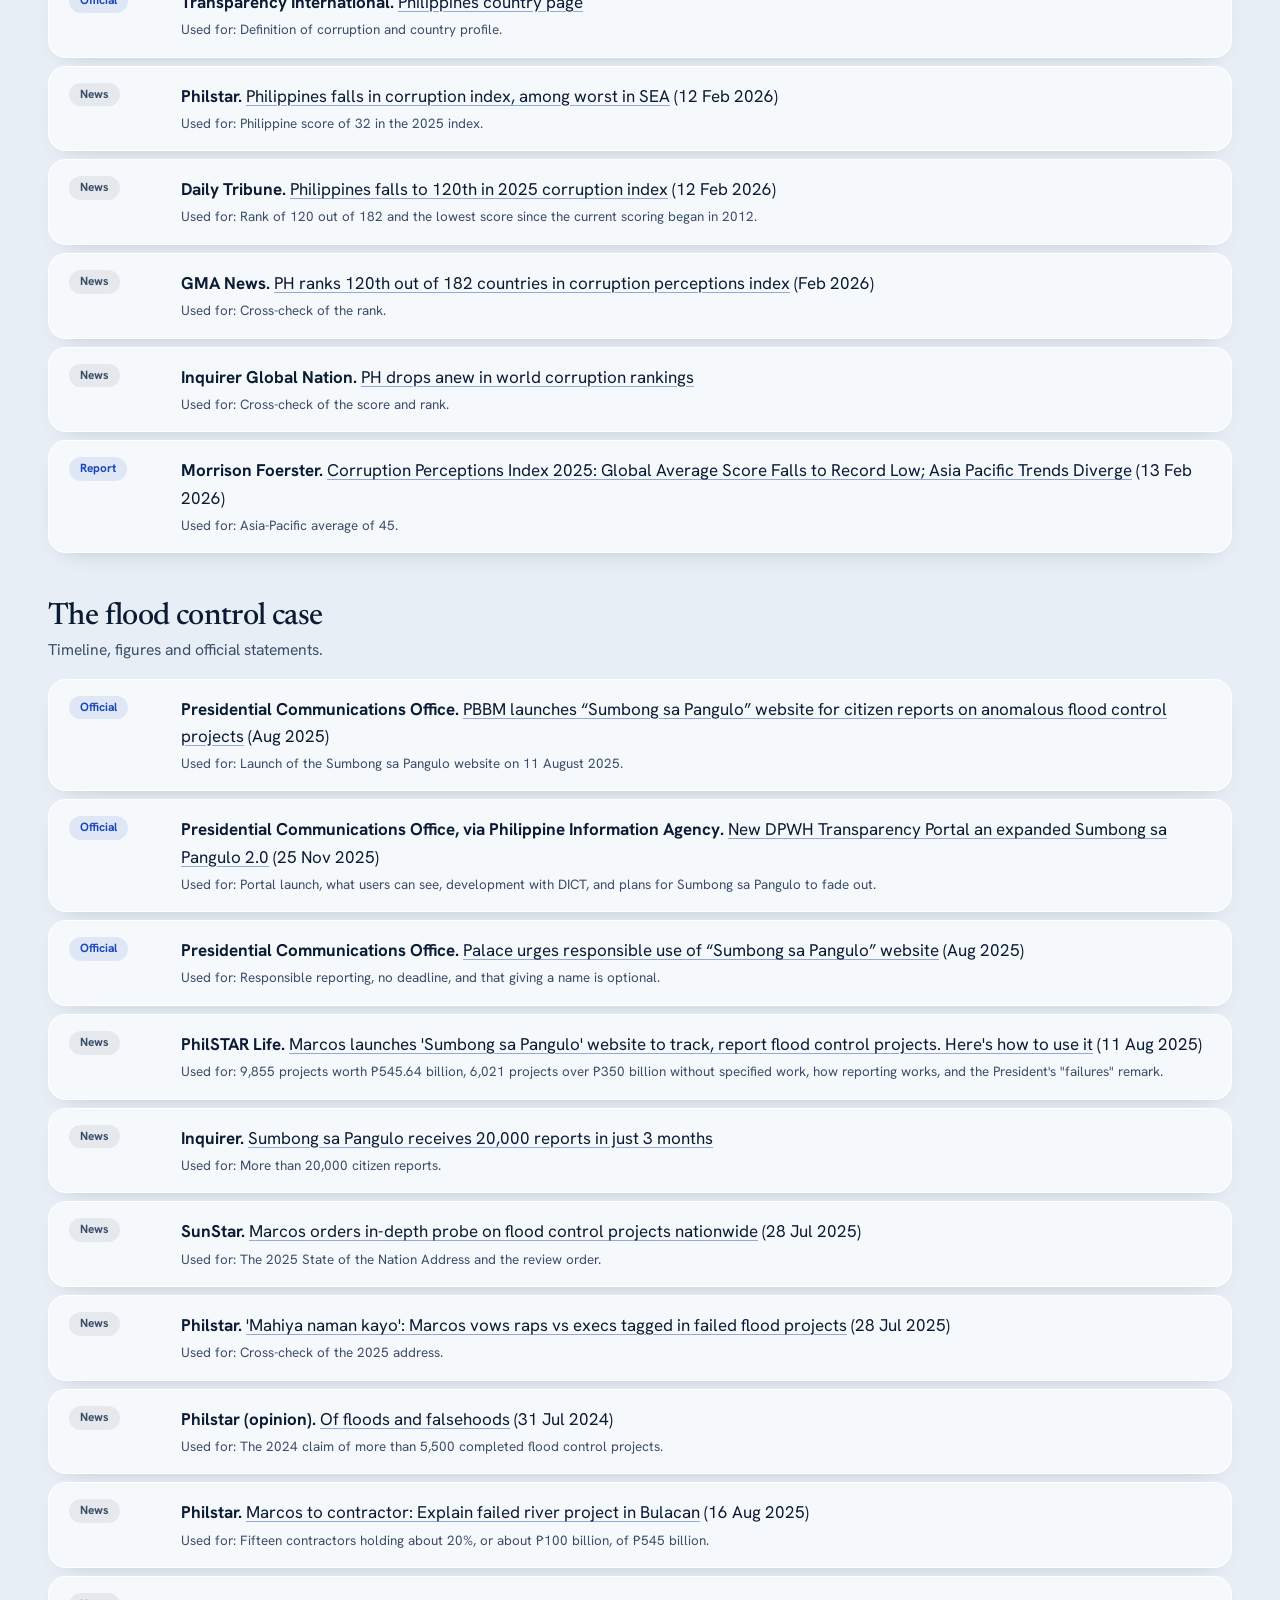
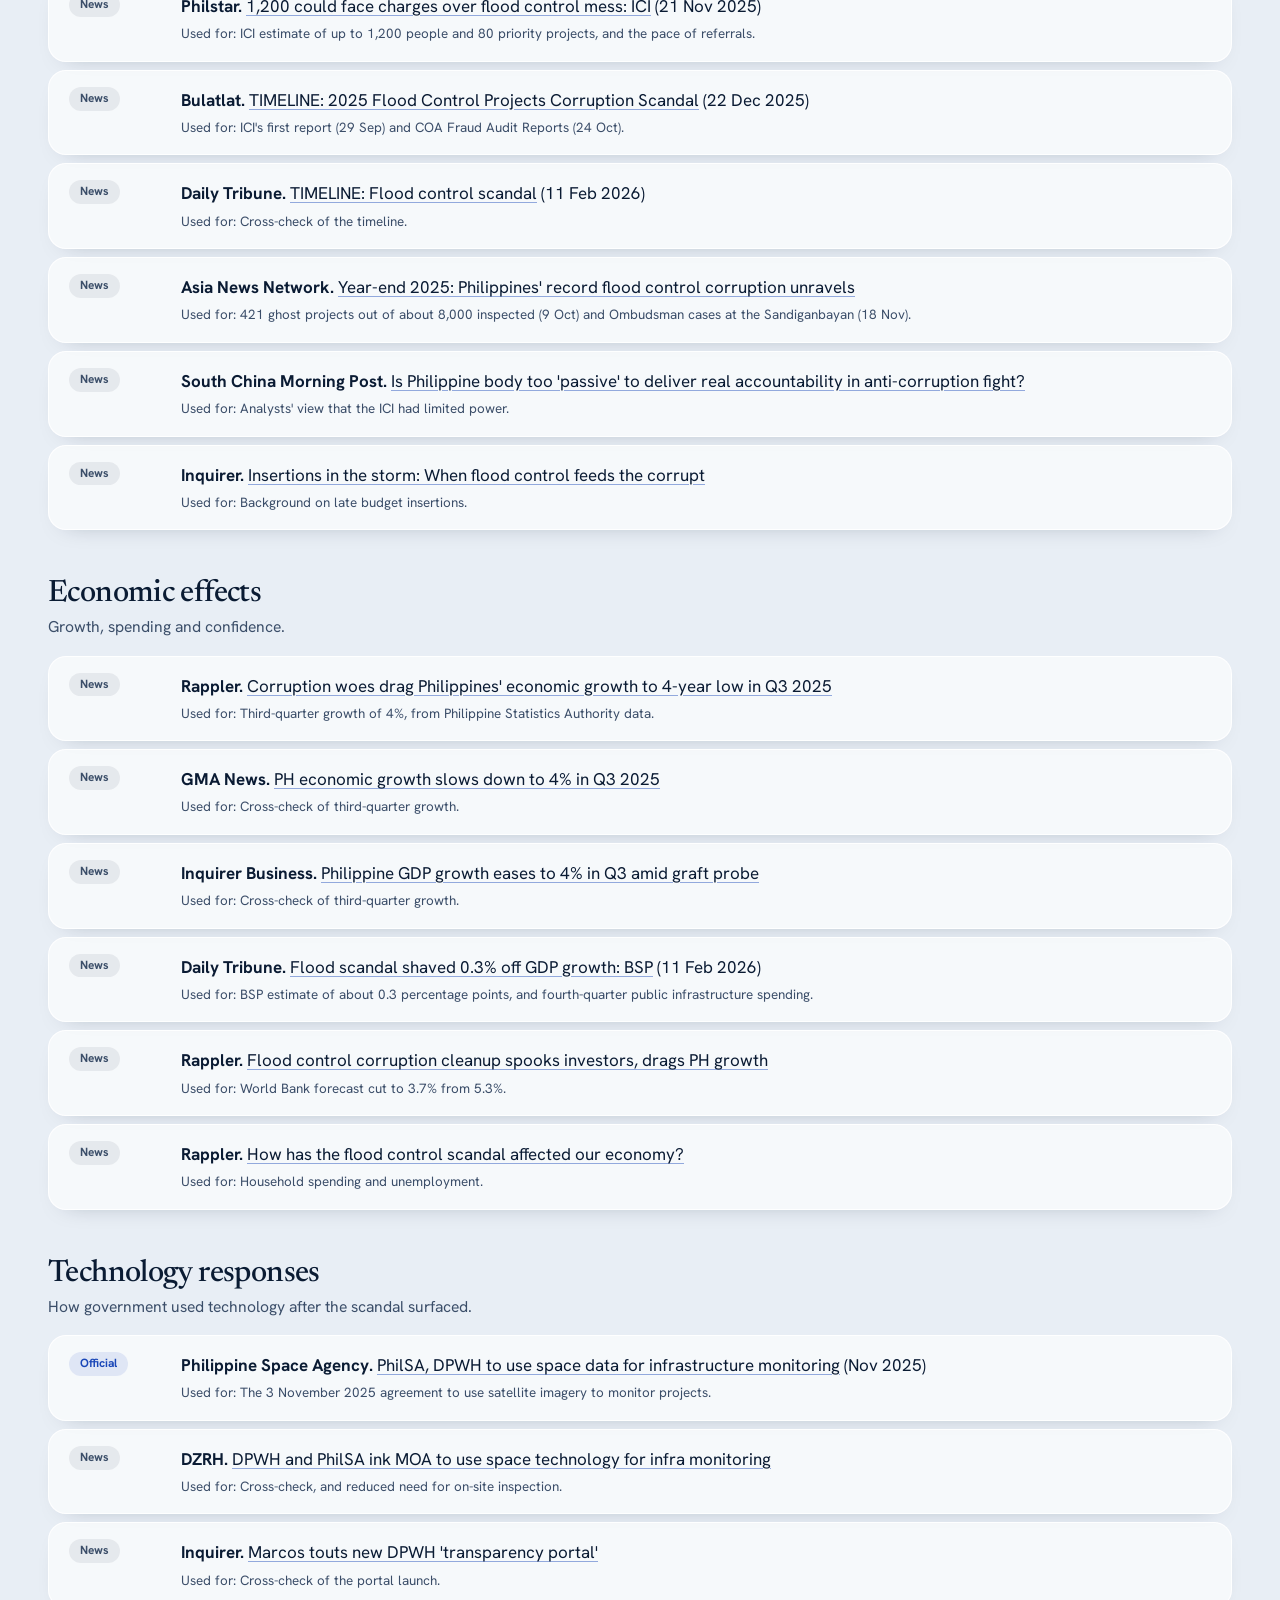
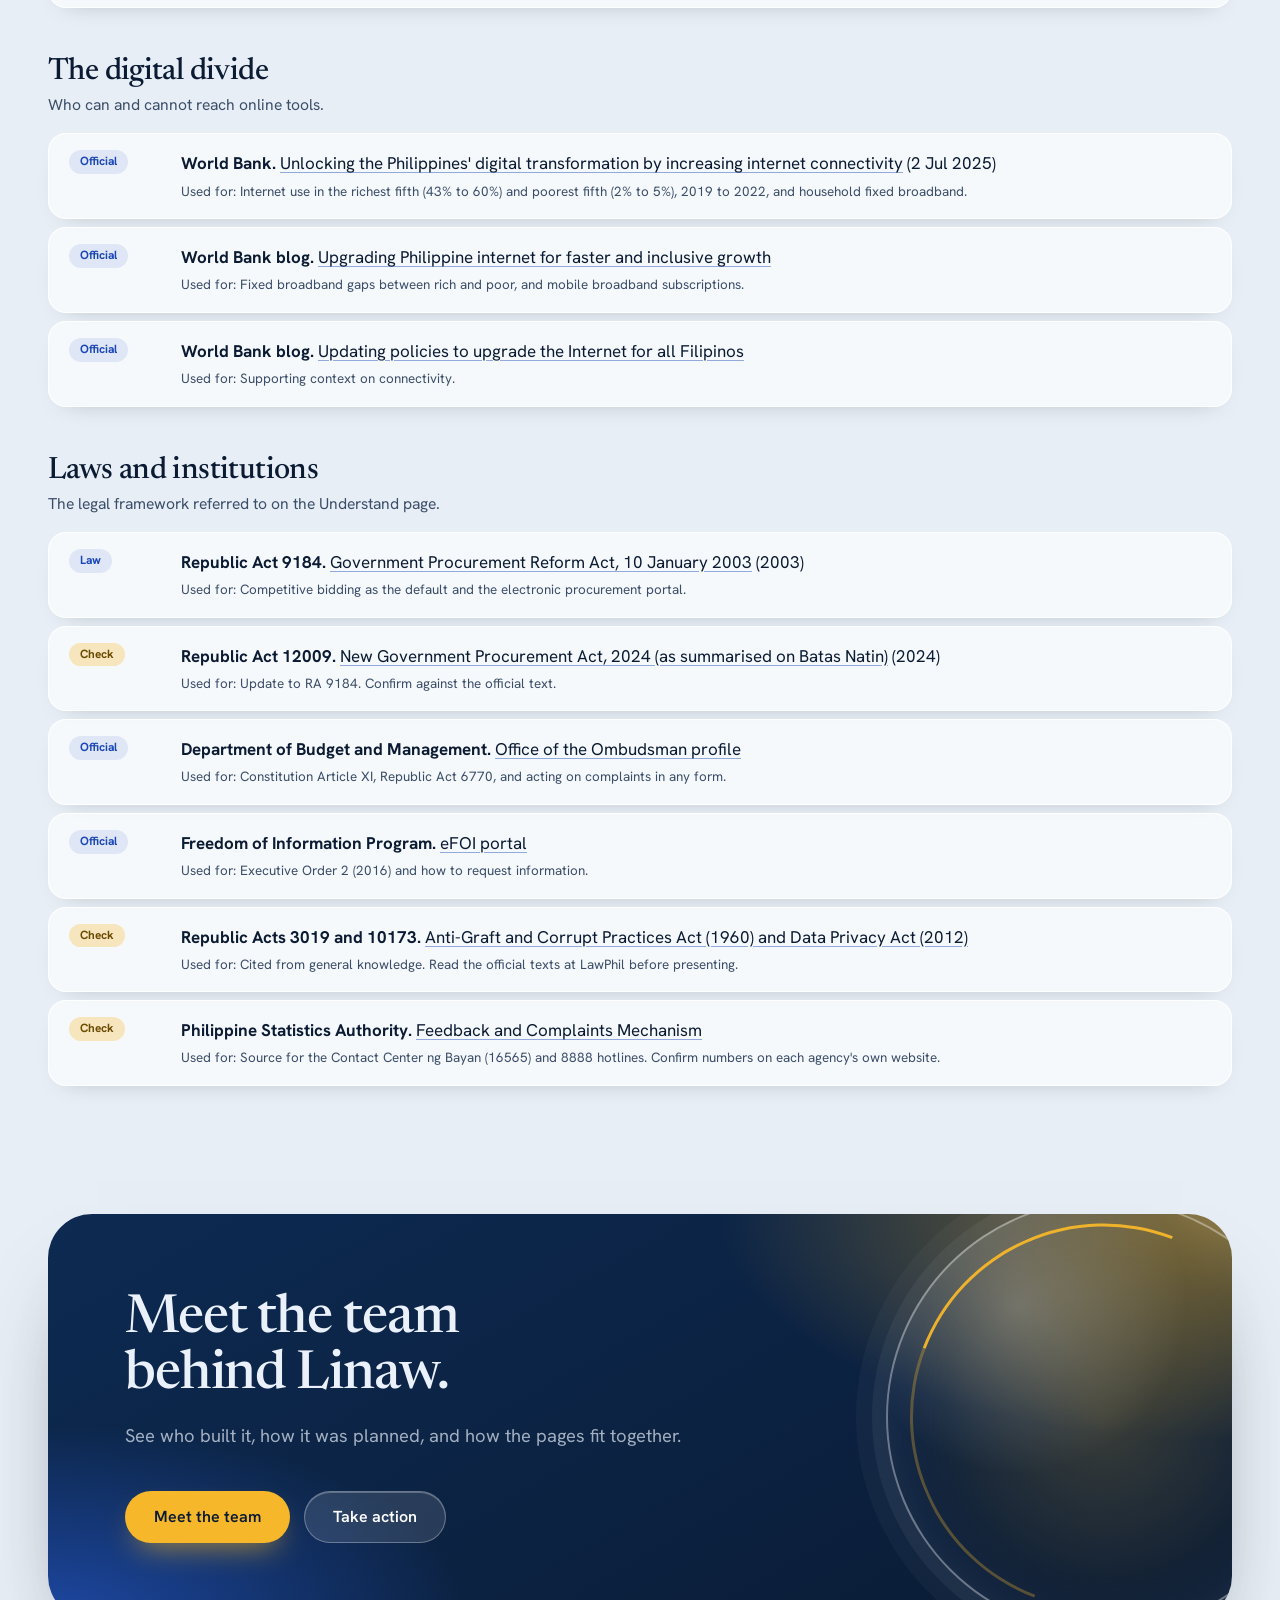
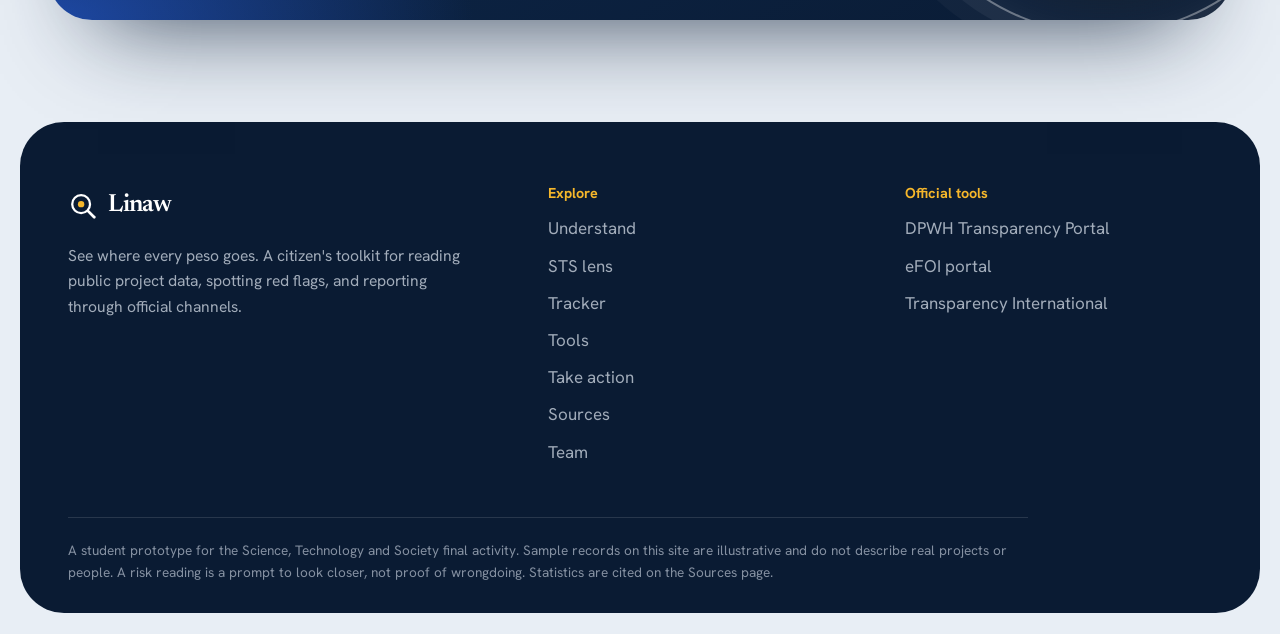
<file: sources.html>
<!doctype html>
<html lang="en">
<head>
  <meta charset="utf-8">
  <meta name="viewport" content="width=device-width, initial-scale=1">
  <title>Sources and future improvements | Linaw</title>
  <meta name="description" content="How Linaw was researched, what it cannot do yet, where it could go next, and every source behind the facts on this site.">
  <meta name="theme-color" content="#e8eef5">
  <link rel="icon" href="assets/favicon.svg" type="image/svg+xml">
  <link rel="preconnect" href="https://fonts.googleapis.com">
  <link rel="preconnect" href="https://fonts.gstatic.com" crossorigin>
  <link href="https://fonts.googleapis.com/css2?family=Hanken+Grotesk:wght@400;500;600;700&family=Newsreader:ital,opsz,wght@0,6..72,400..700;1,6..72,400..700&display=swap" rel="stylesheet">
  <link rel="stylesheet" href="css/styles.css">
  <script>document.documentElement.classList.add("js");</script>
</head>
<body>
  <div data-chrome="header"></div>

  <main id="main">

    <header class="page-hero">
      <div class="page-ring" aria-hidden="true"></div>
      <div class="wrap">
        <h1 class="page-title">Every claim, with its source. And where Linaw goes next.</h1>
        <p class="page-lede">Trust is the whole point of a transparency project, so this page shows how the facts were gathered, what the prototype cannot do, and the ideas that would make it real.</p>
        <nav class="jump glass" aria-label="On this page">
          <a href="#method">How we worked</a>
          <a href="#future">Future improvements</a>
          <a href="#sources">Sources</a>
        </nav>
      </div>
    </header>

    <!-- METHOD -->
    <section class="section section--tight" id="method" aria-labelledby="method-title">
      <div class="wrap">
        <div class="sec-head" data-focus>
          <h2 id="method-title">How we worked, and what to keep in mind</h2>
          <p>Honesty about limits is part of the design. These are the rules we followed.</p>
        </div>
        <div class="facets grid2">
          <div class="facet glass"><strong>Sources first</strong><span>Where a government body or international organisation published a figure, we used it. Otherwise we cross-checked at least two news outlets.</span></div>
          <div class="facet glass"><strong>Sample data is random</strong><span>The Tracker's projects, firms and places are generated by a program. They are not real, and the Shuffle button changes them completely.</span></div>
          <div class="facet glass"><strong>The risk points are our own design</strong><span>The five warning signs come from documented procurement red flags, but the points (25, 15, 25, 25 and 10) are choices we made for a prototype. They are not an official or validated method.</span></div>
          <div class="facet glass"><strong>Allegations stay allegations</strong><span>The cases we cite are alleged or under investigation. We do not name individuals, and anyone accused is presumed innocent.</span></div>
          <div class="facet glass"><strong>No personal data</strong><span>Linaw has no accounts, no tracking and no server. The forms are processed in your own browser and nothing is stored or sent.</span></div>
          <div class="facet glass"><strong>Last checked October 2026</strong><span>News and agency details change. Items marked Check below need confirming against an official source before you rely on them.</span></div>
        </div>
      </div>
    </section>

    <!-- FUTURE -->
    <section class="band--ink section" id="future" aria-labelledby="future-title">
      <div class="wrap">
        <div class="sec-head" data-focus>
          <h2 id="future-title">Where Linaw could go next</h2>
          <p>These are ideas, not promises. Each one comes with its honest challenge, because a realistic plan names what could go wrong.</p>
        </div>
        <div class="road">
          <article class="rcard glass glass--ink"><span class="tag">Next</span><h3 style="color:#fff">Connect real project data</h3><p style="color:var(--on-ink-soft)">Replace the sample records with open data from the DPWH Transparency Portal, with clear attribution, so the Tracker shows real projects.</p><p class="challenge" style="color:var(--on-ink-soft)"><b style="color:var(--gold)">Challenge:</b> depends on the data being published for reuse, and on keeping it current.</p></article>
          <article class="rcard glass glass--ink"><span class="tag">Next</span><h3 style="color:#fff">Filipino and regional languages</h3><p style="color:var(--on-ink-soft)">Translate the interface, quiz and report guide into Filipino, then into major regional languages.</p><p class="challenge" style="color:var(--on-ink-soft)"><b style="color:var(--gold)">Challenge:</b> procurement terms need careful, consistent translation, ideally reviewed by native speakers.</p></article>
          <article class="rcard glass glass--ink"><span class="tag">Next</span><h3 style="color:#fff">Light, offline-friendly version</h3><p style="color:var(--on-ink-soft)">Make the site installable and usable with weak or no signal, and offer a text-message summary for basic phones.</p><p class="challenge" style="color:var(--on-ink-soft)"><b style="color:var(--gold)">Challenge:</b> cached data can go stale, so the site must show when it was last updated.</p></article>
          <article class="rcard glass glass--ink"><span class="tag">Later</span><h3 style="color:#fff">An auditor-validated risk model</h3><p style="color:var(--on-ink-soft)">Work with auditors and universities to test whether the warning signs and their points really predict problems, and to measure false alarms.</p><p class="challenge" style="color:var(--on-ink-soft)"><b style="color:var(--gold)">Challenge:</b> needs real, labelled cases, and expert time we do not have yet.</p></article>
          <article class="rcard glass glass--ink"><span class="tag">Later</span><h3 style="color:#fff">Barangay help desks and school partners</h3><p style="color:var(--on-ink-soft)">Train volunteers, student groups and barangay staff to help neighbours who are offline or unsure how to read a project record.</p><p class="challenge" style="color:var(--on-ink-soft)"><b style="color:var(--gold)">Challenge:</b> needs trusted partners and a plan to keep volunteers safe.</p></article>
          <article class="rcard glass glass--ink"><span class="tag">Vision</span><h3 style="color:#fff">Satellite and photo evidence</h3><p style="color:var(--on-ink-soft)">Show satellite imagery next to a project record so people can compare what was reported with what the ground shows.</p><p class="challenge" style="color:var(--on-ink-soft)"><b style="color:var(--gold)">Challenge:</b> depends on partnerships such as PhilSA, and needs a privacy and accuracy review.</p></article>
        </div>
        <p style="margin-top:28px;color:var(--on-ink-soft);max-width:44rem">Alongside these, every release would need an accessibility audit with screen-reader users and a legal review under the Data Privacy Act.</p>
      </div>
    </section>

    <!-- SOURCES -->
    <section class="section" id="sources" aria-labelledby="sources-title">
      <div class="wrap">
        <div class="sec-head" data-focus style="margin-bottom:8px">
          <h2 id="sources-title">Sources</h2>
          <p>40 sources, grouped by topic. <b>Official</b> means a government or international body, <b>News</b> means a news outlet, and <b>Check</b> means confirm it yourself before relying on it.</p>
        </div>
        <div class="srcgrp"><h3>The corruption index</h3><p>Where the Philippines&#x27; score, rank and comparisons come from.</p><ul class="srclist"><li class="srcitem"><span class="kind">Official</span><div><b>Transparency International (via Australian Policy Online).</b> <a href="https://apo.org.au/node/333520" target="_blank" rel="noopener">Corruption perceptions index 2025: report summary</a> (Feb 2026)<small>Used for: Global average of 42, Denmark&#x27;s top score of 89, and the 0 to 100 scale.</small></div></li><li class="srcitem"><span class="kind">Official</span><div><b>Transparency International.</b> <a href="https://www.transparency.org/en/countries/philippines" target="_blank" rel="noopener">Philippines country page</a><small>Used for: Definition of corruption and country profile.</small></div></li><li class="srcitem"><span class="kind kind--news">News</span><div><b>Philstar.</b> <a href="https://www.philstar.com/headlines/2026/02/12/2507429/philippines-falls-corruption-index-among-worst-sea" target="_blank" rel="noopener">Philippines falls in corruption index, among worst in SEA</a> (12 Feb 2026)<small>Used for: Philippine score of 32 in the 2025 index.</small></div></li><li class="srcitem"><span class="kind kind--news">News</span><div><b>Daily Tribune.</b> <a href="https://tribune.net.ph/2026/02/12/philippines-falls-to-120th-in-2025-corruption-index" target="_blank" rel="noopener">Philippines falls to 120th in 2025 corruption index</a> (12 Feb 2026)<small>Used for: Rank of 120 out of 182 and the lowest score since the current scoring began in 2012.</small></div></li><li class="srcitem"><span class="kind kind--news">News</span><div><b>GMA News.</b> <a href="https://www.gmanetwork.com/news/topstories/nation/976073/ph-ranks-120th-out-of-182-countries-in-corruption-perceptions-index/story/" target="_blank" rel="noopener">PH ranks 120th out of 182 countries in corruption perceptions index</a> (Feb 2026)<small>Used for: Cross-check of the rank.</small></div></li><li class="srcitem"><span class="kind kind--news">News</span><div><b>Inquirer Global Nation.</b> <a href="https://globalnation.inquirer.net/308729/ph-drops-anew-in-world-corruption-rankings" target="_blank" rel="noopener">PH drops anew in world corruption rankings</a><small>Used for: Cross-check of the score and rank.</small></div></li><li class="srcitem"><span class="kind">Report</span><div><b>Morrison Foerster.</b> <a href="https://www.mofo.com/resources/insights/260213-corruption-perceptions-index-2025" target="_blank" rel="noopener">Corruption Perceptions Index 2025: Global Average Score Falls to Record Low; Asia Pacific Trends Diverge</a> (13 Feb 2026)<small>Used for: Asia-Pacific average of 45.</small></div></li></ul></div>
<div class="srcgrp"><h3>The flood control case</h3><p>Timeline, figures and official statements.</p><ul class="srclist"><li class="srcitem"><span class="kind">Official</span><div><b>Presidential Communications Office.</b> <a href="https://pco.gov.ph/news_releases/pbbm-launches-sumbong-sa-pangulo-website-for-citizen-reports-on-anomalous-flood-control-projects/" target="_blank" rel="noopener">PBBM launches “Sumbong sa Pangulo” website for citizen reports on anomalous flood control projects</a> (Aug 2025)<small>Used for: Launch of the Sumbong sa Pangulo website on 11 August 2025.</small></div></li><li class="srcitem"><span class="kind">Official</span><div><b>Presidential Communications Office, via Philippine Information Agency.</b> <a href="https://pia.gov.ph/news/new-dpwh-transparency-portal-an-expanded-sumbong-sa-pangulo-2-0-palace/" target="_blank" rel="noopener">New DPWH Transparency Portal an expanded Sumbong sa Pangulo 2.0</a> (25 Nov 2025)<small>Used for: Portal launch, what users can see, development with DICT, and plans for Sumbong sa Pangulo to fade out.</small></div></li><li class="srcitem"><span class="kind">Official</span><div><b>Presidential Communications Office.</b> <a href="https://mirror.pco.gov.ph/?p=213874" target="_blank" rel="noopener">Palace urges responsible use of “Sumbong sa Pangulo” website</a> (Aug 2025)<small>Used for: Responsible reporting, no deadline, and that giving a name is optional.</small></div></li><li class="srcitem"><span class="kind kind--news">News</span><div><b>PhilSTAR Life.</b> <a href="https://philstarlife.com/news-and-views/767575-marcos-launches-sumbong-sa-pangulo-flood-control-project-website" target="_blank" rel="noopener">Marcos launches &#x27;Sumbong sa Pangulo&#x27; website to track, report flood control projects. Here&#x27;s how to use it</a> (11 Aug 2025)<small>Used for: 9,855 projects worth ₱545.64 billion, 6,021 projects over ₱350 billion without specified work, how reporting works, and the President&#x27;s &quot;failures&quot; remark.</small></div></li><li class="srcitem"><span class="kind kind--news">News</span><div><b>Inquirer.</b> <a href="https://newsinfo.inquirer.net/2139358/sumbong-sa-pangulo-receives-20000-reports-in-just-3-months-marcos" target="_blank" rel="noopener">Sumbong sa Pangulo receives 20,000 reports in just 3 months</a><small>Used for: More than 20,000 citizen reports.</small></div></li><li class="srcitem"><span class="kind kind--news">News</span><div><b>SunStar.</b> <a href="https://www.sunstar.com.ph/manila/marcos-orders-in-depth-probe-on-flood-control-projects-nationwide" target="_blank" rel="noopener">Marcos orders in-depth probe on flood control projects nationwide</a> (28 Jul 2025)<small>Used for: The 2025 State of the Nation Address and the review order.</small></div></li><li class="srcitem"><span class="kind kind--news">News</span><div><b>Philstar.</b> <a href="https://www.philstar.com/headlines/2025/07/28/2461416/mahiya-naman-kayo-marcos-vows-raps-vs-execs-tagged-failed-flood-projects" target="_blank" rel="noopener">&#x27;Mahiya naman kayo&#x27;: Marcos vows raps vs execs tagged in failed flood projects</a> (28 Jul 2025)<small>Used for: Cross-check of the 2025 address.</small></div></li><li class="srcitem"><span class="kind kind--news">News</span><div><b>Philstar (opinion).</b> <a href="https://philstar.com/opinion/2024/07/31/2374347/floods-and-falsehoods" target="_blank" rel="noopener">Of floods and falsehoods</a> (31 Jul 2024)<small>Used for: The 2024 claim of more than 5,500 completed flood control projects.</small></div></li><li class="srcitem"><span class="kind kind--news">News</span><div><b>Philstar.</b> <a href="https://www.philstar.com/headlines/2025/08/16/2465831/marcos-contractor-explain-failed-river-project-bulacan" target="_blank" rel="noopener">Marcos to contractor: Explain failed river project in Bulacan</a> (16 Aug 2025)<small>Used for: Fifteen contractors holding about 20%, or about ₱100 billion, of ₱545 billion.</small></div></li><li class="srcitem"><span class="kind kind--news">News</span><div><b>Philstar.</b> <a href="https://www.philstar.com/headlines/2025/11/21/2488931/1200-could-face-charges-over-flood-control-mess-ici" target="_blank" rel="noopener">1,200 could face charges over flood control mess: ICI</a> (21 Nov 2025)<small>Used for: ICI estimate of up to 1,200 people and 80 priority projects, and the pace of referrals.</small></div></li><li class="srcitem"><span class="kind kind--news">News</span><div><b>Bulatlat.</b> <a href="https://www.bulatlat.com/2025/12/22/timeline-2025-flood-control-projects-corruption-scandal/" target="_blank" rel="noopener">TIMELINE: 2025 Flood Control Projects Corruption Scandal</a> (22 Dec 2025)<small>Used for: ICI&#x27;s first report (29 Sep) and COA Fraud Audit Reports (24 Oct).</small></div></li><li class="srcitem"><span class="kind kind--news">News</span><div><b>Daily Tribune.</b> <a href="https://tribune.net.ph/2026/02/11/timeline-flood-control-scandal" target="_blank" rel="noopener">TIMELINE: Flood control scandal</a> (11 Feb 2026)<small>Used for: Cross-check of the timeline.</small></div></li><li class="srcitem"><span class="kind kind--news">News</span><div><b>Asia News Network.</b> <a href="https://asianews.network/year-end-2025-philippines-record-flood-control-corruption-unravels/" target="_blank" rel="noopener">Year-end 2025: Philippines&#x27; record flood control corruption unravels</a><small>Used for: 421 ghost projects out of about 8,000 inspected (9 Oct) and Ombudsman cases at the Sandiganbayan (18 Nov).</small></div></li><li class="srcitem"><span class="kind kind--news">News</span><div><b>South China Morning Post.</b> <a href="https://www.scmp.com/week-asia/politics/article/3332889/philippine-body-too-passive-deliver-real-accountability-anti-corruption-fight" target="_blank" rel="noopener">Is Philippine body too &#x27;passive&#x27; to deliver real accountability in anti-corruption fight?</a><small>Used for: Analysts&#x27; view that the ICI had limited power.</small></div></li><li class="srcitem"><span class="kind kind--news">News</span><div><b>Inquirer.</b> <a href="https://newsinfo.inquirer.net/2109126/insertions-in-the-storm-when-flood-control-feeds-the-corrupt" target="_blank" rel="noopener">Insertions in the storm: When flood control feeds the corrupt</a><small>Used for: Background on late budget insertions.</small></div></li></ul></div>
<div class="srcgrp"><h3>Economic effects</h3><p>Growth, spending and confidence.</p><ul class="srclist"><li class="srcitem"><span class="kind kind--news">News</span><div><b>Rappler.</b> <a href="https://www.rappler.com/business/gross-domestic-product-philippines-q3-2025/" target="_blank" rel="noopener">Corruption woes drag Philippines&#x27; economic growth to 4-year low in Q3 2025</a><small>Used for: Third-quarter growth of 4%, from Philippine Statistics Authority data.</small></div></li><li class="srcitem"><span class="kind kind--news">News</span><div><b>GMA News.</b> <a href="https://www.gmanetwork.com/news/money/economy/965224/ph-economic-growth-slows-down-to-4-in-q3-2025/story/" target="_blank" rel="noopener">PH economic growth slows down to 4% in Q3 2025</a><small>Used for: Cross-check of third-quarter growth.</small></div></li><li class="srcitem"><span class="kind kind--news">News</span><div><b>Inquirer Business.</b> <a href="https://business.inquirer.net/556803/philippine-gdp-growth-eases-to-4-in-q3-amid-graft-probe" target="_blank" rel="noopener">Philippine GDP growth eases to 4% in Q3 amid graft probe</a><small>Used for: Cross-check of third-quarter growth.</small></div></li><li class="srcitem"><span class="kind kind--news">News</span><div><b>Daily Tribune.</b> <a href="https://tribune.net.ph/2026/02/11/flood-scandal-shaved-03-off-gdp-growth-bsp-2" target="_blank" rel="noopener">Flood scandal shaved 0.3% off GDP growth: BSP</a> (11 Feb 2026)<small>Used for: BSP estimate of about 0.3 percentage points, and fourth-quarter public infrastructure spending.</small></div></li><li class="srcitem"><span class="kind kind--news">News</span><div><b>Rappler.</b> <a href="https://www.rappler.com/business/world-bank-philippines-economic-update-midyear-2026-edition/" target="_blank" rel="noopener">Flood control corruption cleanup spooks investors, drags PH growth</a><small>Used for: World Bank forecast cut to 3.7% from 5.3%.</small></div></li><li class="srcitem"><span class="kind kind--news">News</span><div><b>Rappler.</b> <a href="https://www.rappler.com/business/suggested-reads-flood-control-philippine-economy-2025/" target="_blank" rel="noopener">How has the flood control scandal affected our economy?</a><small>Used for: Household spending and unemployment.</small></div></li></ul></div>
<div class="srcgrp"><h3>Technology responses</h3><p>How government used technology after the scandal surfaced.</p><ul class="srclist"><li class="srcitem"><span class="kind">Official</span><div><b>Philippine Space Agency.</b> <a href="https://philsa.gov.ph/news/philsa-dpwh-to-use-space-data-for-infrastructure-monitoring/" target="_blank" rel="noopener">PhilSA, DPWH to use space data for infrastructure monitoring</a> (Nov 2025)<small>Used for: The 3 November 2025 agreement to use satellite imagery to monitor projects.</small></div></li><li class="srcitem"><span class="kind kind--news">News</span><div><b>DZRH.</b> <a href="https://dzrh.com.ph/post/dpwh-and-philsa-ink-moa-to-use-space-technology-for-infra-monitoring" target="_blank" rel="noopener">DPWH and PhilSA ink MOA to use space technology for infra monitoring</a><small>Used for: Cross-check, and reduced need for on-site inspection.</small></div></li><li class="srcitem"><span class="kind kind--news">News</span><div><b>Inquirer.</b> <a href="https://newsinfo.inquirer.net/2145704/marcos-touts-new-dpwh-transparency-portal" target="_blank" rel="noopener">Marcos touts new DPWH &#x27;transparency portal&#x27;</a><small>Used for: Cross-check of the portal launch.</small></div></li></ul></div>
<div class="srcgrp"><h3>The digital divide</h3><p>Who can and cannot reach online tools.</p><ul class="srclist"><li class="srcitem"><span class="kind">Official</span><div><b>World Bank.</b> <a href="https://www.worldbank.org/en/results/2025/07/02/unlocking-the-philippines-digital-transformation-by-increasing-internet-connectivity" target="_blank" rel="noopener">Unlocking the Philippines&#x27; digital transformation by increasing internet connectivity</a> (2 Jul 2025)<small>Used for: Internet use in the richest fifth (43% to 60%) and poorest fifth (2% to 5%), 2019 to 2022, and household fixed broadband.</small></div></li><li class="srcitem"><span class="kind">Official</span><div><b>World Bank blog.</b> <a href="https://blogs.worldbank.org/en/eastasiapacific/upgrading-philippine-internet-for-faster-and-inclusive-growth" target="_blank" rel="noopener">Upgrading Philippine internet for faster and inclusive growth</a><small>Used for: Fixed broadband gaps between rich and poor, and mobile broadband subscriptions.</small></div></li><li class="srcitem"><span class="kind">Official</span><div><b>World Bank blog.</b> <a href="https://blogs.worldbank.org/en/eastasiapacific/updating-policies-upgrade-internet-all-filipinos" target="_blank" rel="noopener">Updating policies to upgrade the Internet for all Filipinos</a><small>Used for: Supporting context on connectivity.</small></div></li></ul></div>
<div class="srcgrp"><h3>Laws and institutions</h3><p>The legal framework referred to on the Understand page.</p><ul class="srclist"><li class="srcitem"><span class="kind">Law</span><div><b>Republic Act 9184.</b> <a href="https://www.pntr.gov.ph/wp-content/uploads/2021/04/RA-9184.pdf" target="_blank" rel="noopener">Government Procurement Reform Act, 10 January 2003</a> (2003)<small>Used for: Competitive bidding as the default and the electronic procurement portal.</small></div></li><li class="srcitem"><span class="kind kind--check">Check</span><div><b>Republic Act 12009.</b> <a href="https://batasnatin.com/laws/business-r-a-9184-government-procurement-reform-act-2003" target="_blank" rel="noopener">New Government Procurement Act, 2024 (as summarised on Batas Natin)</a> (2024)<small>Used for: Update to RA 9184. Confirm against the official text.</small></div></li><li class="srcitem"><span class="kind">Official</span><div><b>Department of Budget and Management.</b> <a href="https://www.dbm.gov.ph/wp-content/uploads/OPCCB/OPIF2012/OMBUDS/ombudsman.pdf" target="_blank" rel="noopener">Office of the Ombudsman profile</a><small>Used for: Constitution Article XI, Republic Act 6770, and acting on complaints in any form.</small></div></li><li class="srcitem"><span class="kind">Official</span><div><b>Freedom of Information Program.</b> <a href="https://www.foi.gov.ph" target="_blank" rel="noopener">eFOI portal</a><small>Used for: Executive Order 2 (2016) and how to request information.</small></div></li><li class="srcitem"><span class="kind kind--check">Check</span><div><b>Republic Acts 3019 and 10173.</b> <a href="https://lawphil.net" target="_blank" rel="noopener">Anti-Graft and Corrupt Practices Act (1960) and Data Privacy Act (2012)</a><small>Used for: Cited from general knowledge. Read the official texts at LawPhil before presenting.</small></div></li><li class="srcitem"><span class="kind kind--check">Check</span><div><b>Philippine Statistics Authority.</b> <a href="https://psa.gov.ph/content/feedback-and-complaints-mechanism-0" target="_blank" rel="noopener">Feedback and Complaints Mechanism</a><small>Used for: Source for the Contact Center ng Bayan (16565) and 8888 hotlines. Confirm numbers on each agency&#x27;s own website.</small></div></li></ul></div>
      </div>
    </section>

    <section class="wrap" aria-labelledby="next-title">
      <div class="cta">
        <div class="cta__lens" aria-hidden="true"></div>
        <h2 id="next-title">Meet the team behind Linaw.</h2>
        <p>See who built it, how it was planned, and how the pages fit together.</p>
        <div class="hero__actions">
          <a class="btn btn--gold" href="team.html"><span>Meet the team</span></a>
          <a class="btn btn--glass" href="action.html"><span>Take action</span></a>
        </div>
      </div>
    </section>

  </main>

  <div data-chrome="footer"></div>
  <script src="js/main.js"></script>
</body>
</html>
</file>
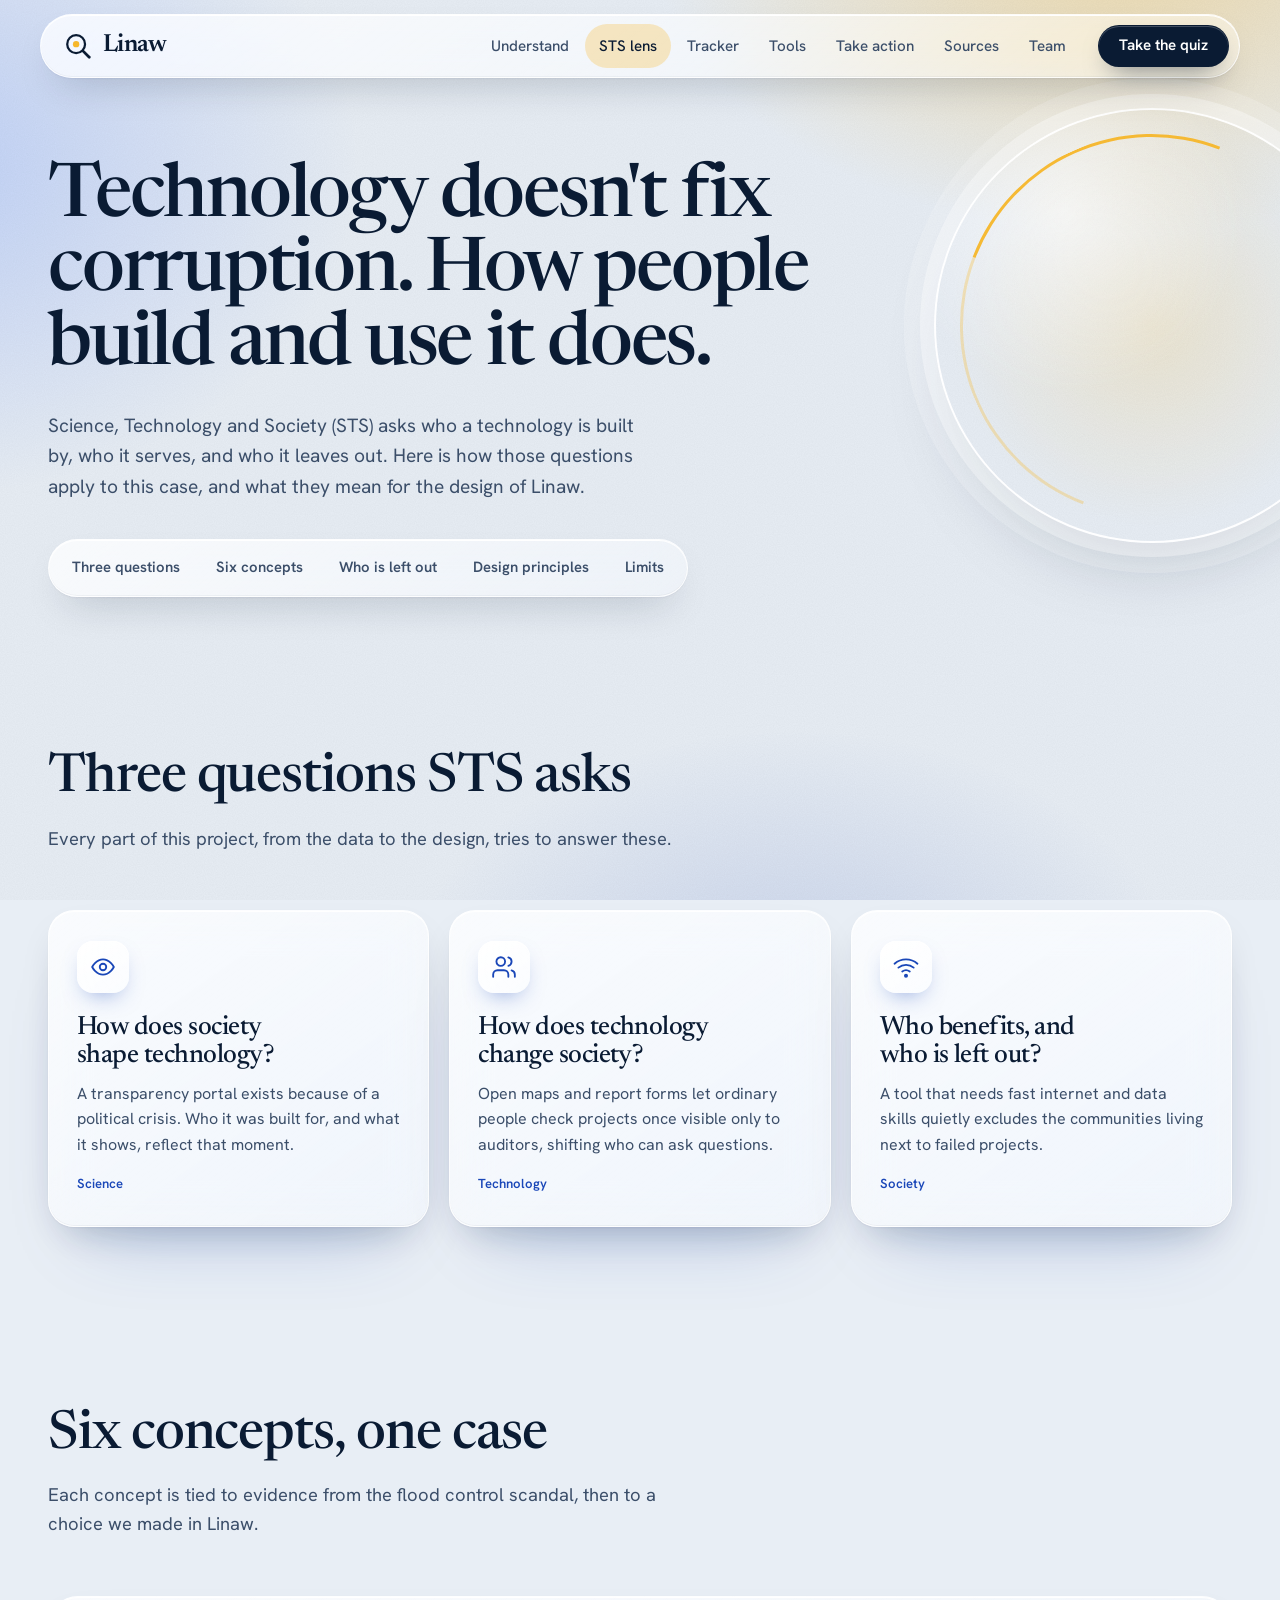
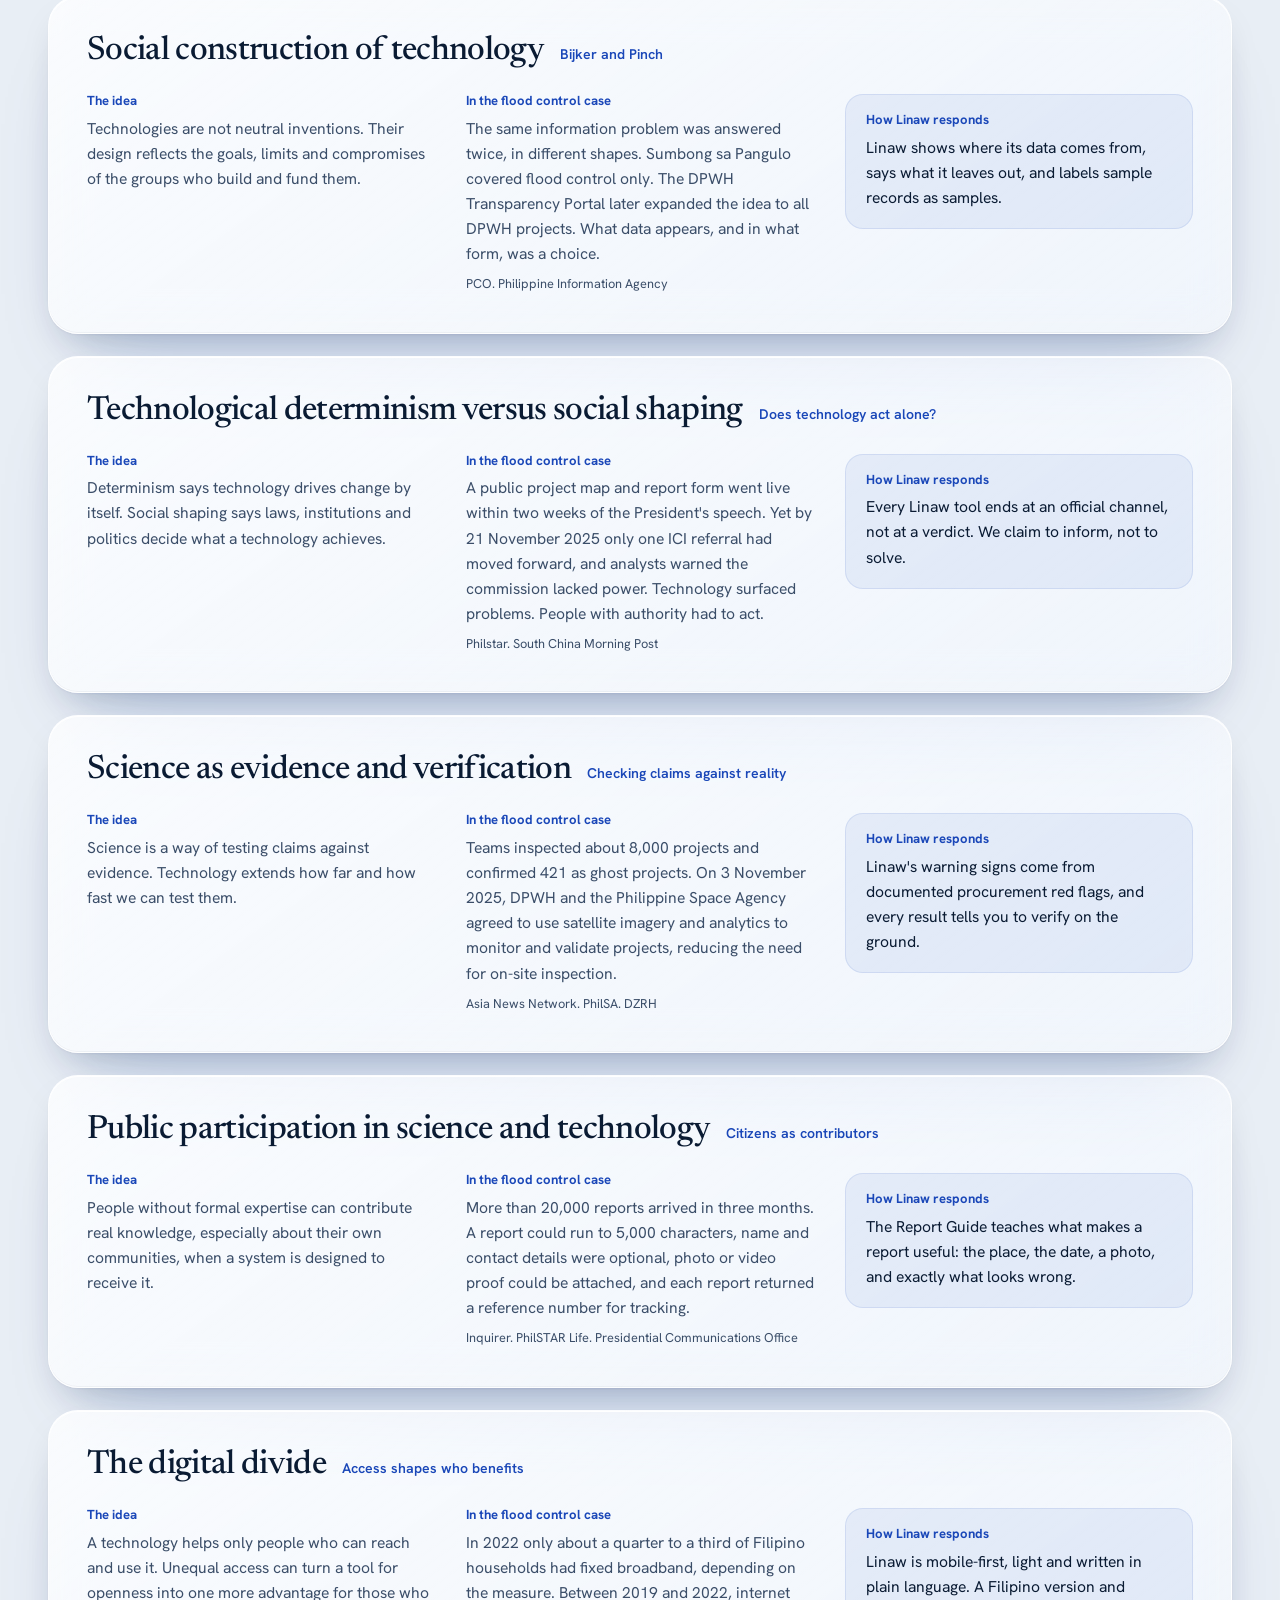
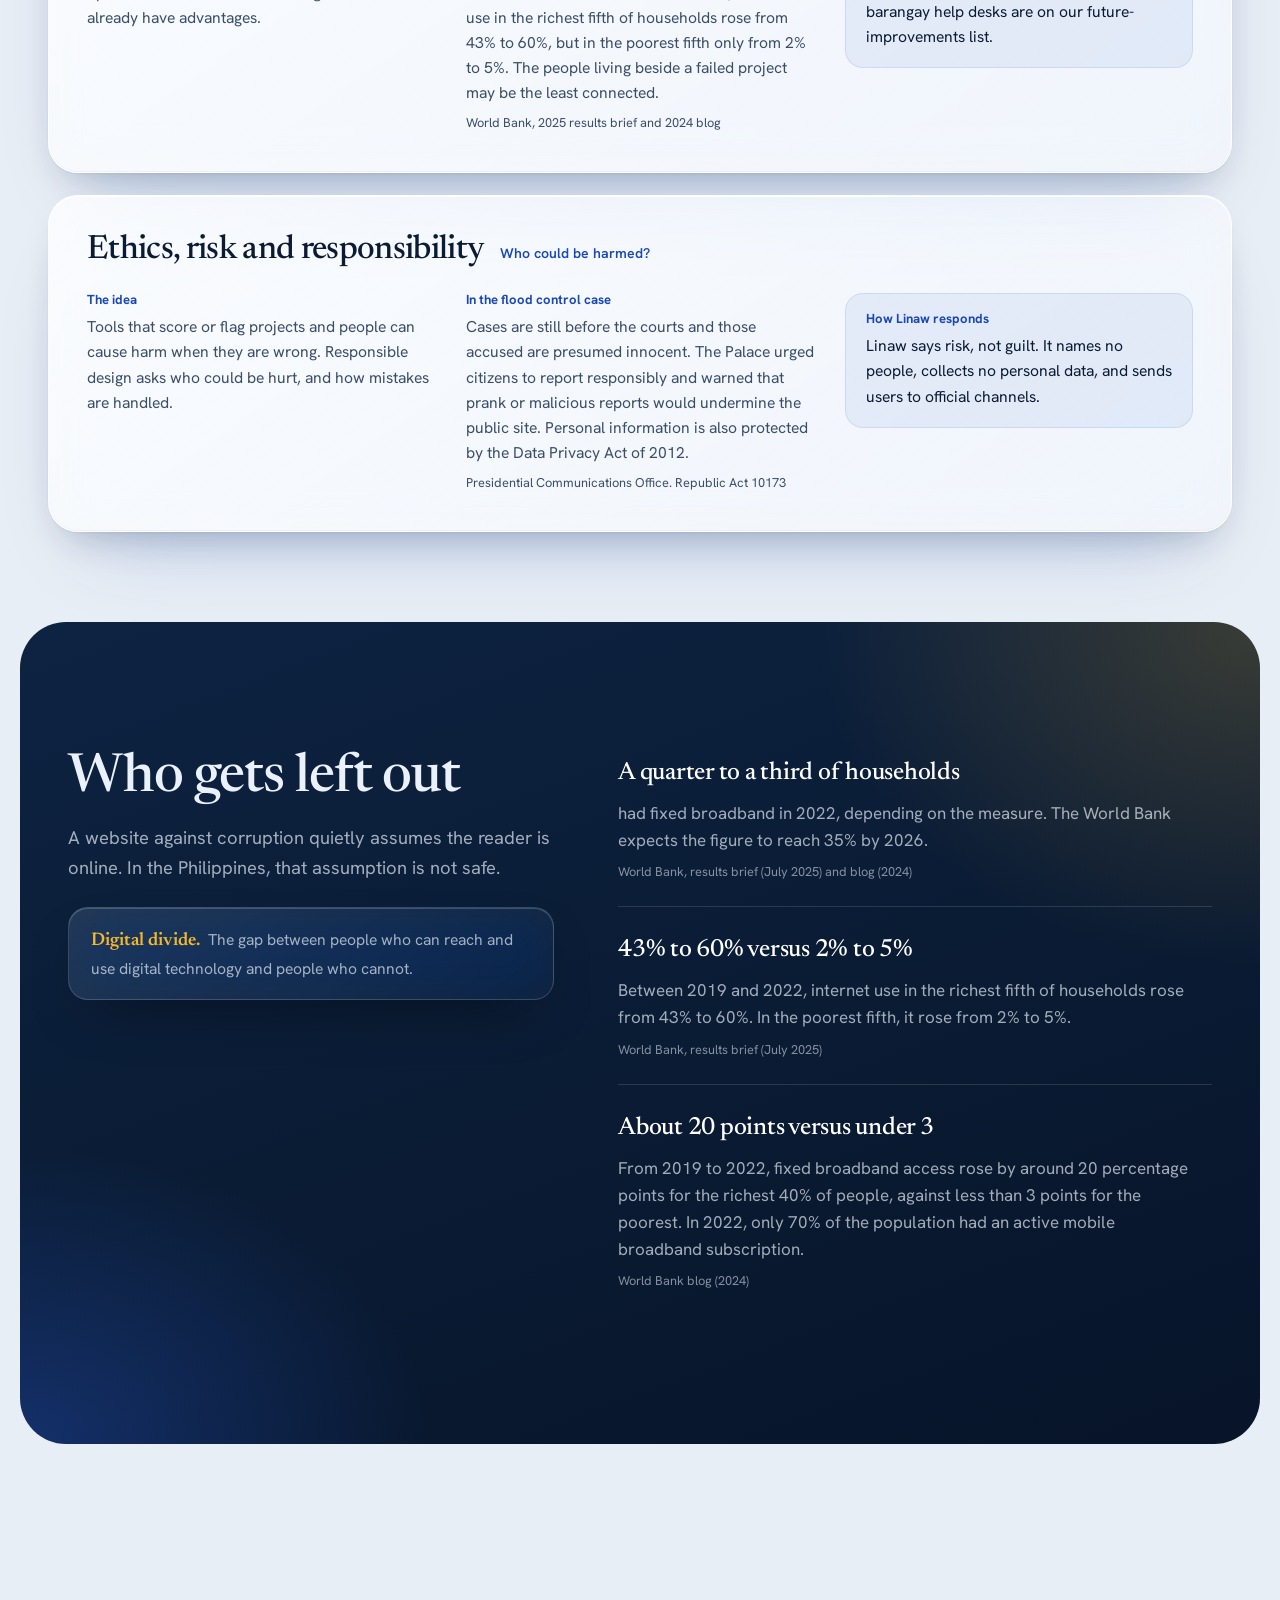
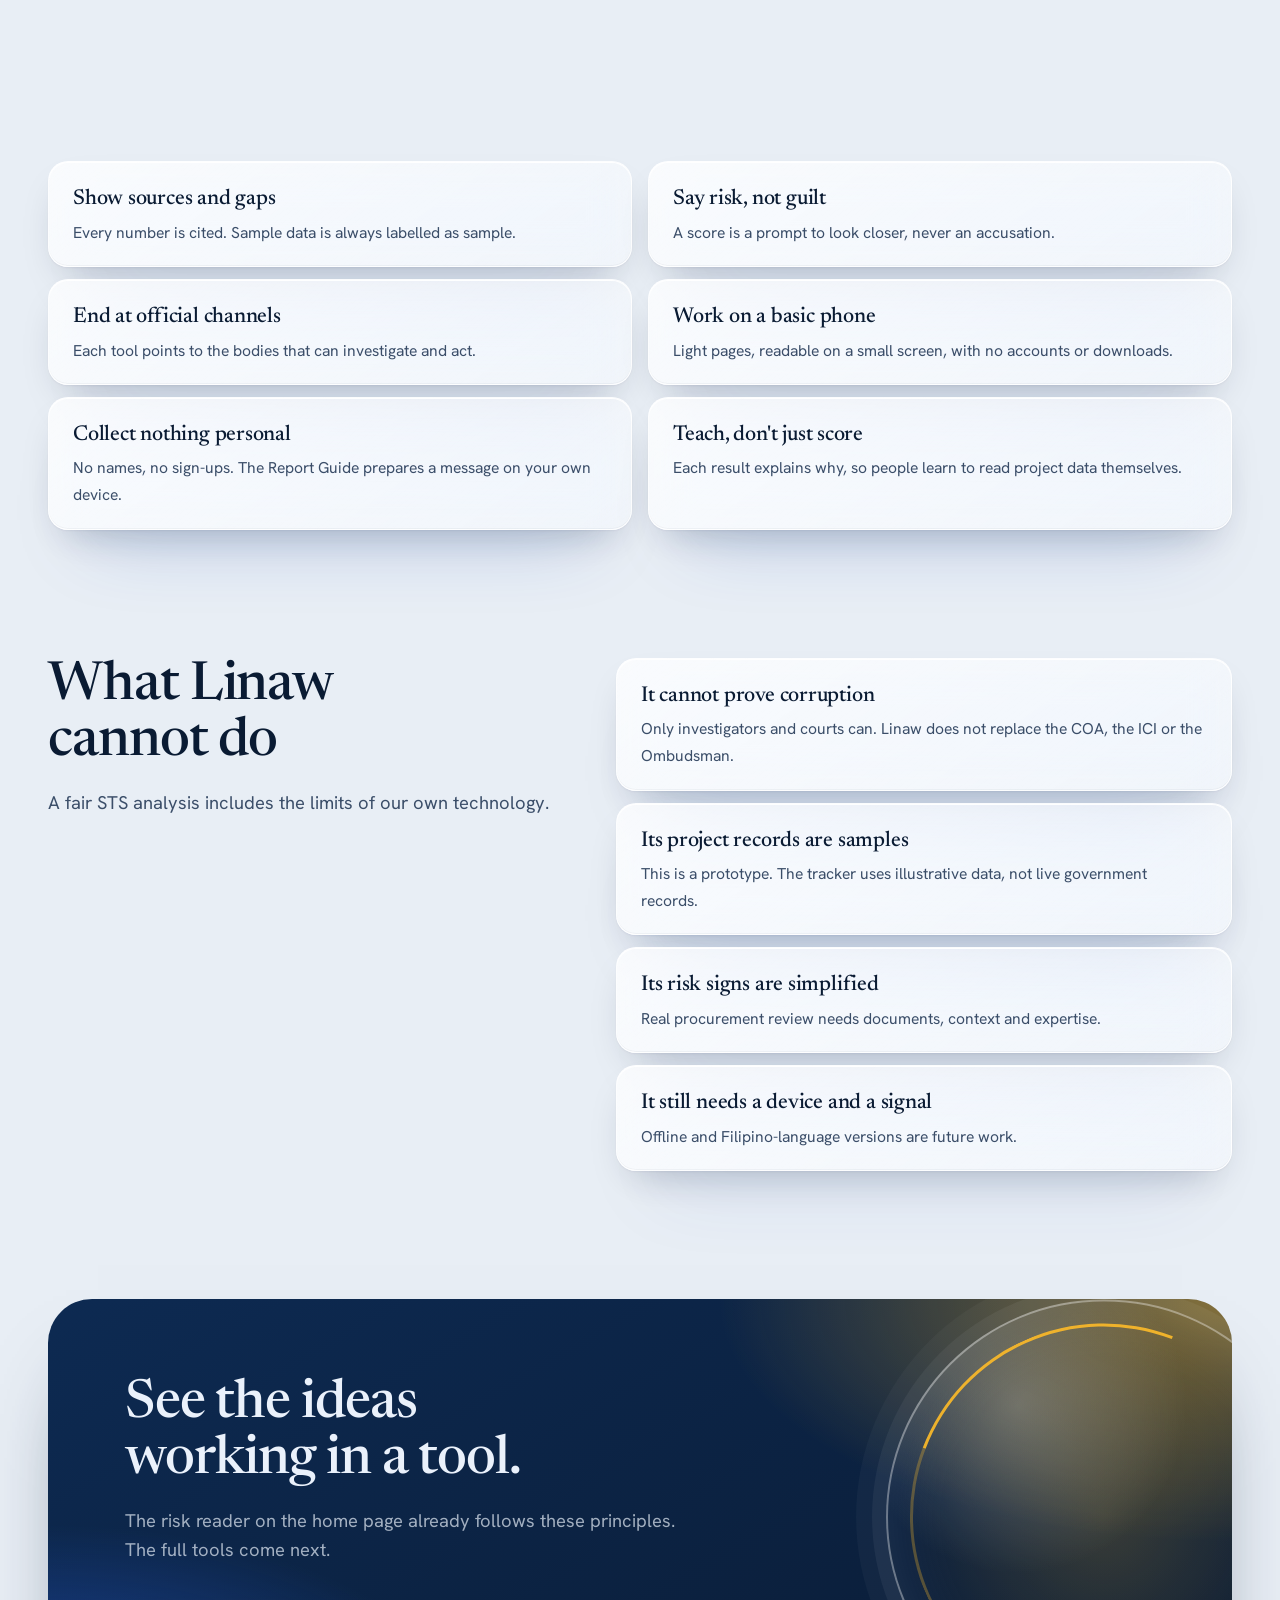
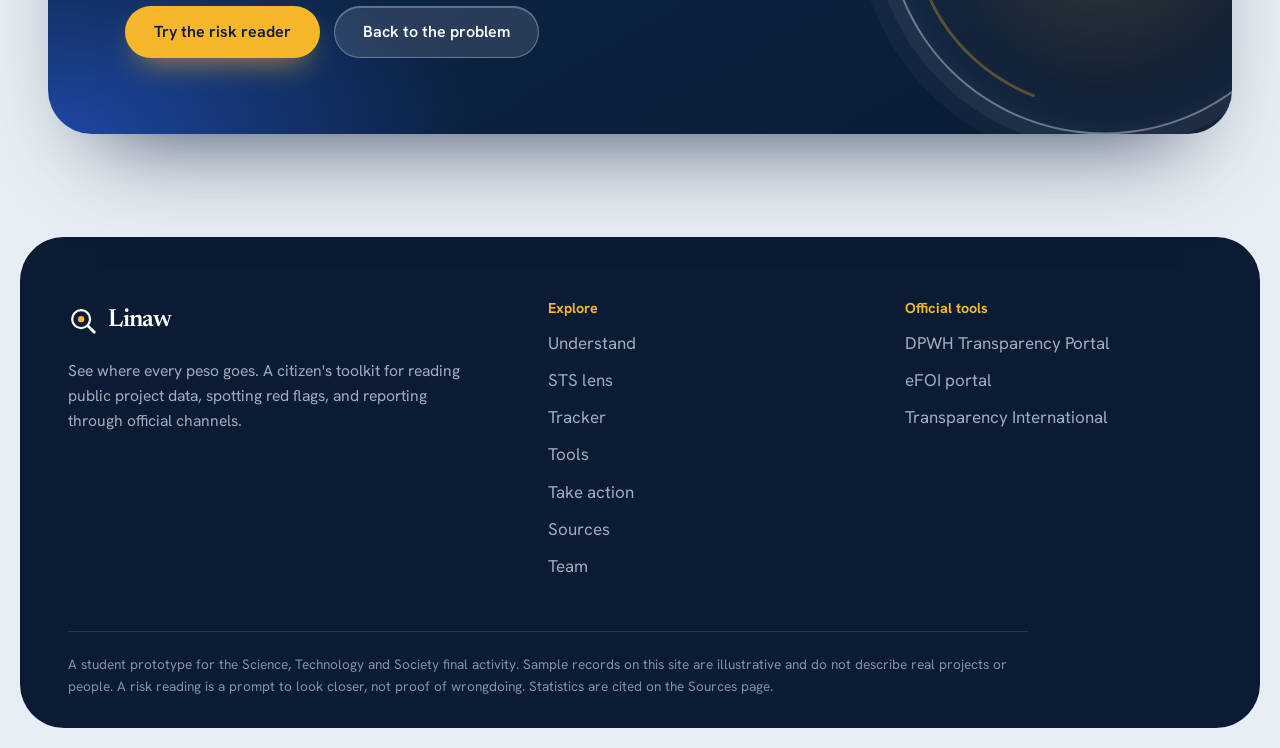
<file: sts.html>
<!doctype html>
<html lang="en">
<head>
  <meta charset="utf-8">
  <meta name="viewport" content="width=device-width, initial-scale=1">
  <title>The STS lens | Linaw</title>
  <meta name="description" content="Six Science, Technology and Society concepts applied to the Philippine flood control corruption case, and how they shaped the design of Linaw.">
  <meta name="theme-color" content="#e8eef5">
  <link rel="icon" href="assets/favicon.svg" type="image/svg+xml">
  <link rel="preconnect" href="https://fonts.googleapis.com">
  <link rel="preconnect" href="https://fonts.gstatic.com" crossorigin>
  <link href="https://fonts.googleapis.com/css2?family=Hanken+Grotesk:wght@400;500;600;700&family=Newsreader:ital,opsz,wght@0,6..72,400..700;1,6..72,400..700&display=swap" rel="stylesheet">
  <link rel="stylesheet" href="css/styles.css">
  <script>document.documentElement.classList.add("js");</script>
</head>
<body>
  <div data-chrome="header"></div>

  <main id="main">

    <header class="page-hero">
      <div class="page-ring" aria-hidden="true"></div>
      <div class="wrap">
        <h1 class="page-title">Technology doesn't fix corruption. How people build and use it does.</h1>
        <p class="page-lede">Science, Technology and Society (STS) asks who a technology is built by, who it serves, and who it leaves out. Here is how those questions apply to this case, and what they mean for the design of Linaw.</p>
        <nav class="jump glass" aria-label="On this page">
          <a href="#questions">Three questions</a>
          <a href="#concepts">Six concepts</a>
          <a href="#left-out">Who is left out</a>
          <a href="#principles">Design principles</a>
          <a href="#limits">Limits</a>
        </nav>
      </div>
    </header>

    <!-- THREE QUESTIONS -->
    <section class="section section--tight" id="questions" aria-labelledby="questions-title">
      <div class="wrap">
        <div class="sec-head" data-focus>
          <h2 id="questions-title">Three questions STS asks</h2>
          <p>Every part of this project, from the data to the design, tries to answer these.</p>
        </div>
        <div class="trio">
          <article class="idea glass">
            <div class="idea__icon"><svg viewBox="0 0 24 24" aria-hidden="true"><path d="M2 12s3.6-7 10-7 10 7 10 7-3.6 7-10 7-10-7-10-7Z"/><circle cx="12" cy="12" r="3"/></svg></div>
            <h3>How does society shape technology?</h3>
            <p>A transparency portal exists because of a political crisis. Who it was built for, and what it shows, reflect that moment.</p>
            <small>Science</small>
          </article>
          <article class="idea glass">
            <div class="idea__icon"><svg viewBox="0 0 24 24" aria-hidden="true"><path d="M16 21v-2a4 4 0 0 0-4-4H6a4 4 0 0 0-4 4v2"/><circle cx="9" cy="7" r="4"/><path d="M22 21v-2a4 4 0 0 0-3-3.87"/><path d="M16 3.13a4 4 0 0 1 0 7.75"/></svg></div>
            <h3>How does technology change society?</h3>
            <p>Open maps and report forms let ordinary people check projects once visible only to auditors, shifting who can ask questions.</p>
            <small>Technology</small>
          </article>
          <article class="idea glass">
            <div class="idea__icon"><svg viewBox="0 0 24 24" aria-hidden="true"><path d="M5 12.55a11 11 0 0 1 14.08 0"/><path d="M1.42 9a16 16 0 0 1 21.16 0"/><path d="M8.53 16.11a6 6 0 0 1 6.95 0"/><circle cx="12" cy="20" r="1"/></svg></div>
            <h3>Who benefits, and who is left out?</h3>
            <p>A tool that needs fast internet and data skills quietly excludes the communities living next to failed projects.</p>
            <small>Society</small>
          </article>
        </div>
      </div>
    </section>

    <!-- SIX CONCEPTS -->
    <section class="section section--tight" id="concepts" aria-labelledby="concepts-title">
      <div class="wrap">
        <div class="sec-head" data-focus>
          <h2 id="concepts-title">Six concepts, one case</h2>
          <p>Each concept is tied to evidence from the flood control scandal, then to a choice we made in Linaw.</p>
        </div>

        <div class="concepts">

          <article class="concept glass">
            <div class="concept__head"><h3>Social construction of technology</h3><span>Bijker and Pinch</span></div>
            <div class="concept__grid">
              <div><h4>The idea</h4><p>Technologies are not neutral inventions. Their design reflects the goals, limits and compromises of the groups who build and fund them.</p></div>
              <div><h4>In the flood control case</h4><p>The same information problem was answered twice, in different shapes. Sumbong sa Pangulo covered flood control only. The DPWH Transparency Portal later expanded the idea to all DPWH projects. What data appears, and in what form, was a choice.</p><cite class="src">PCO. Philippine Information Agency</cite></div>
              <div><h4>How Linaw responds</h4><p>Linaw shows where its data comes from, says what it leaves out, and labels sample records as samples.</p></div>
            </div>
          </article>

          <article class="concept glass">
            <div class="concept__head"><h3>Technological determinism versus social shaping</h3><span>Does technology act alone?</span></div>
            <div class="concept__grid">
              <div><h4>The idea</h4><p>Determinism says technology drives change by itself. Social shaping says laws, institutions and politics decide what a technology achieves.</p></div>
              <div><h4>In the flood control case</h4><p>A public project map and report form went live within two weeks of the President's speech. Yet by 21 November 2025 only one ICI referral had moved forward, and analysts warned the commission lacked power. Technology surfaced problems. People with authority had to act.</p><cite class="src">Philstar. South China Morning Post</cite></div>
              <div><h4>How Linaw responds</h4><p>Every Linaw tool ends at an official channel, not at a verdict. We claim to inform, not to solve.</p></div>
            </div>
          </article>

          <article class="concept glass">
            <div class="concept__head"><h3>Science as evidence and verification</h3><span>Checking claims against reality</span></div>
            <div class="concept__grid">
              <div><h4>The idea</h4><p>Science is a way of testing claims against evidence. Technology extends how far and how fast we can test them.</p></div>
              <div><h4>In the flood control case</h4><p>Teams inspected about 8,000 projects and confirmed 421 as ghost projects. On 3 November 2025, DPWH and the Philippine Space Agency agreed to use satellite imagery and analytics to monitor and validate projects, reducing the need for on-site inspection.</p><cite class="src">Asia News Network. PhilSA. DZRH</cite></div>
              <div><h4>How Linaw responds</h4><p>Linaw's warning signs come from documented procurement red flags, and every result tells you to verify on the ground.</p></div>
            </div>
          </article>

          <article class="concept glass">
            <div class="concept__head"><h3>Public participation in science and technology</h3><span>Citizens as contributors</span></div>
            <div class="concept__grid">
              <div><h4>The idea</h4><p>People without formal expertise can contribute real knowledge, especially about their own communities, when a system is designed to receive it.</p></div>
              <div><h4>In the flood control case</h4><p>More than 20,000 reports arrived in three months. A report could run to 5,000 characters, name and contact details were optional, photo or video proof could be attached, and each report returned a reference number for tracking.</p><cite class="src">Inquirer. PhilSTAR Life. Presidential Communications Office</cite></div>
              <div><h4>How Linaw responds</h4><p>The Report Guide teaches what makes a report useful: the place, the date, a photo, and exactly what looks wrong.</p></div>
            </div>
          </article>

          <article class="concept glass">
            <div class="concept__head"><h3>The digital divide</h3><span>Access shapes who benefits</span></div>
            <div class="concept__grid">
              <div><h4>The idea</h4><p>A technology helps only people who can reach and use it. Unequal access can turn a tool for openness into one more advantage for those who already have advantages.</p></div>
              <div><h4>In the flood control case</h4><p>In 2022 only about a quarter to a third of Filipino households had fixed broadband, depending on the measure. Between 2019 and 2022, internet use in the richest fifth of households rose from 43% to 60%, but in the poorest fifth only from 2% to 5%. The people living beside a failed project may be the least connected.</p><cite class="src">World Bank, 2025 results brief and 2024 blog</cite></div>
              <div><h4>How Linaw responds</h4><p>Linaw is mobile-first, light and written in plain language. A Filipino version and barangay help desks are on our future-improvements list.</p></div>
            </div>
          </article>

          <article class="concept glass">
            <div class="concept__head"><h3>Ethics, risk and responsibility</h3><span>Who could be harmed?</span></div>
            <div class="concept__grid">
              <div><h4>The idea</h4><p>Tools that score or flag projects and people can cause harm when they are wrong. Responsible design asks who could be hurt, and how mistakes are handled.</p></div>
              <div><h4>In the flood control case</h4><p>Cases are still before the courts and those accused are presumed innocent. The Palace urged citizens to report responsibly and warned that prank or malicious reports would undermine the public site. Personal information is also protected by the Data Privacy Act of 2012.</p><cite class="src">Presidential Communications Office. Republic Act 10173</cite></div>
              <div><h4>How Linaw responds</h4><p>Linaw says risk, not guilt. It names no people, collects no personal data, and sends users to official channels.</p></div>
            </div>
          </article>

        </div>
      </div>
    </section>

    <!-- WHO IS LEFT OUT -->
    <section class="band--ink section" id="left-out" aria-labelledby="left-title">
      <div class="wrap two">
        <div>
          <div class="sec-head" data-focus style="margin-bottom:24px">
            <h2 id="left-title">Who gets left out</h2>
            <p>A website against corruption quietly assumes the reader is online. In the Philippines, that assumption is not safe.</p>
          </div>
          <div class="define glass glass--ink" style="margin-bottom:0"><strong>Digital divide.</strong> The gap between people who can reach and use digital technology and people who cannot.</div>
        </div>

        <div class="effects" data-ledger>
          <div class="effect">
            <strong>A quarter to a third of households</strong>
            <p>had fixed broadband in 2022, depending on the measure. The World Bank expects the figure to reach 35% by 2026.</p>
            <cite class="src">World Bank, results brief (July 2025) and blog (2024)</cite>
          </div>
          <div class="effect">
            <strong>43% to 60% versus 2% to 5%</strong>
            <p>Between 2019 and 2022, internet use in the richest fifth of households rose from 43% to 60%. In the poorest fifth, it rose from 2% to 5%.</p>
            <cite class="src">World Bank, results brief (July 2025)</cite>
          </div>
          <div class="effect">
            <strong>About 20 points versus under 3</strong>
            <p>From 2019 to 2022, fixed broadband access rose by around 20 percentage points for the richest 40% of people, against less than 3 points for the poorest. In 2022, only 70% of the population had an active mobile broadband subscription.</p>
            <cite class="src">World Bank blog (2024)</cite>
          </div>
        </div>
      </div>
    </section>

    <!-- DESIGN PRINCIPLES -->
    <section class="section" id="principles" aria-labelledby="principles-title">
      <div class="wrap">
        <div class="sec-head" data-focus>
          <h2 id="principles-title">Six design principles that follow</h2>
          <p>These are the commitments the STS lens turned into design decisions for Linaw.</p>
        </div>
        <div class="facets grid2">
          <div class="facet glass"><strong>Show sources and gaps</strong><span>Every number is cited. Sample data is always labelled as sample.</span></div>
          <div class="facet glass"><strong>Say risk, not guilt</strong><span>A score is a prompt to look closer, never an accusation.</span></div>
          <div class="facet glass"><strong>End at official channels</strong><span>Each tool points to the bodies that can investigate and act.</span></div>
          <div class="facet glass"><strong>Work on a basic phone</strong><span>Light pages, readable on a small screen, with no accounts or downloads.</span></div>
          <div class="facet glass"><strong>Collect nothing personal</strong><span>No names, no sign-ups. The Report Guide prepares a message on your own device.</span></div>
          <div class="facet glass"><strong>Teach, don't just score</strong><span>Each result explains why, so people learn to read project data themselves.</span></div>
        </div>
      </div>
    </section>

    <!-- LIMITS -->
    <section class="section" id="limits" style="padding-top:0" aria-labelledby="limits-title">
      <div class="wrap two">
        <div>
          <div class="sec-head" data-focus style="margin-bottom:0">
            <h2 id="limits-title">What Linaw cannot do</h2>
            <p>A fair STS analysis includes the limits of our own technology.</p>
          </div>
        </div>
        <div class="facets">
          <div class="facet glass"><strong>It cannot prove corruption</strong><span>Only investigators and courts can. Linaw does not replace the COA, the ICI or the Ombudsman.</span></div>
          <div class="facet glass"><strong>Its project records are samples</strong><span>This is a prototype. The tracker uses illustrative data, not live government records.</span></div>
          <div class="facet glass"><strong>Its risk signs are simplified</strong><span>Real procurement review needs documents, context and expertise.</span></div>
          <div class="facet glass"><strong>It still needs a device and a signal</strong><span>Offline and Filipino-language versions are future work.</span></div>
        </div>
      </div>
    </section>

    <!-- NEXT -->
    <section class="wrap" aria-labelledby="next-title">
      <div class="cta">
        <div class="cta__lens" aria-hidden="true"></div>
        <h2 id="next-title">See the ideas working in a tool.</h2>
        <p>The risk reader on the home page already follows these principles. The full tools come next.</p>
        <div class="hero__actions">
          <a class="btn btn--gold" href="index.html#tools"><span>Try the risk reader</span></a>
          <a class="btn btn--glass" href="understand.html"><span>Back to the problem</span></a>
        </div>
      </div>
    </section>

  </main>

  <div data-chrome="footer"></div>
  <script src="js/main.js"></script>
</body>
</html>
</file>
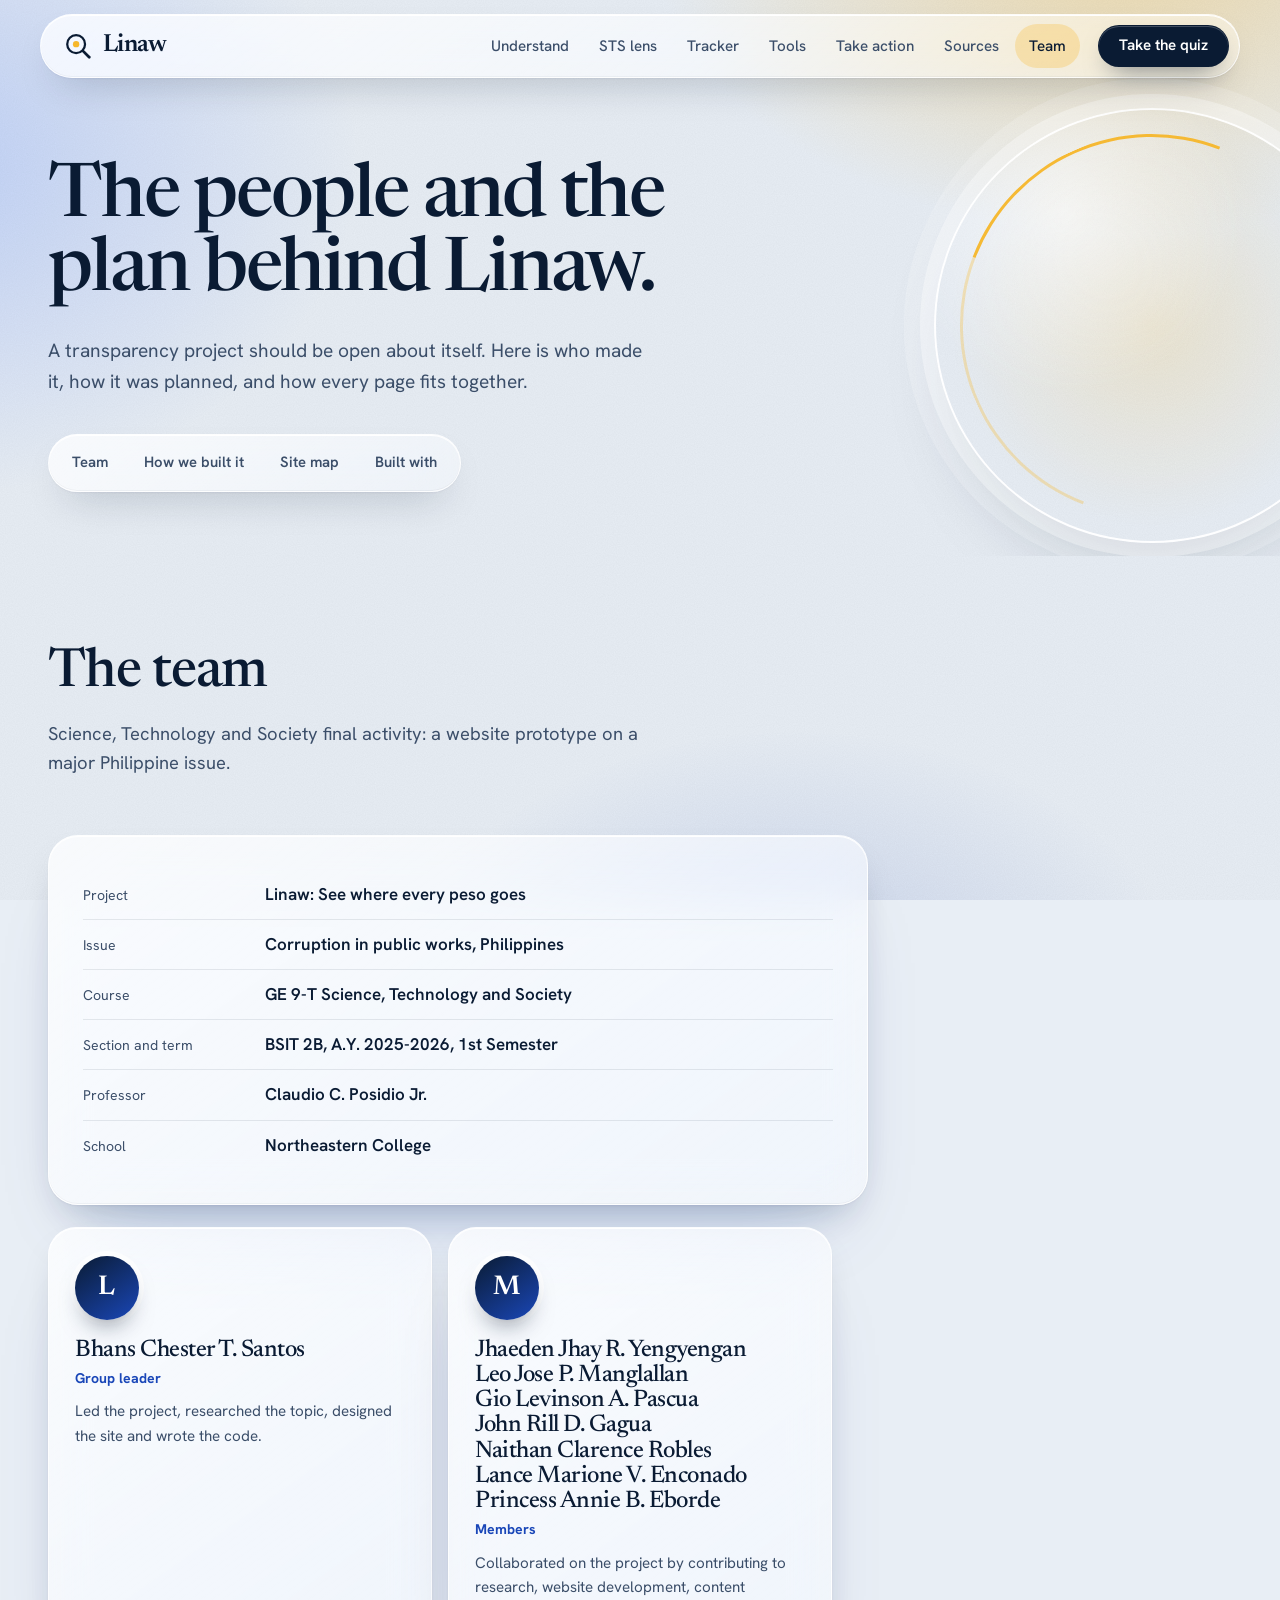
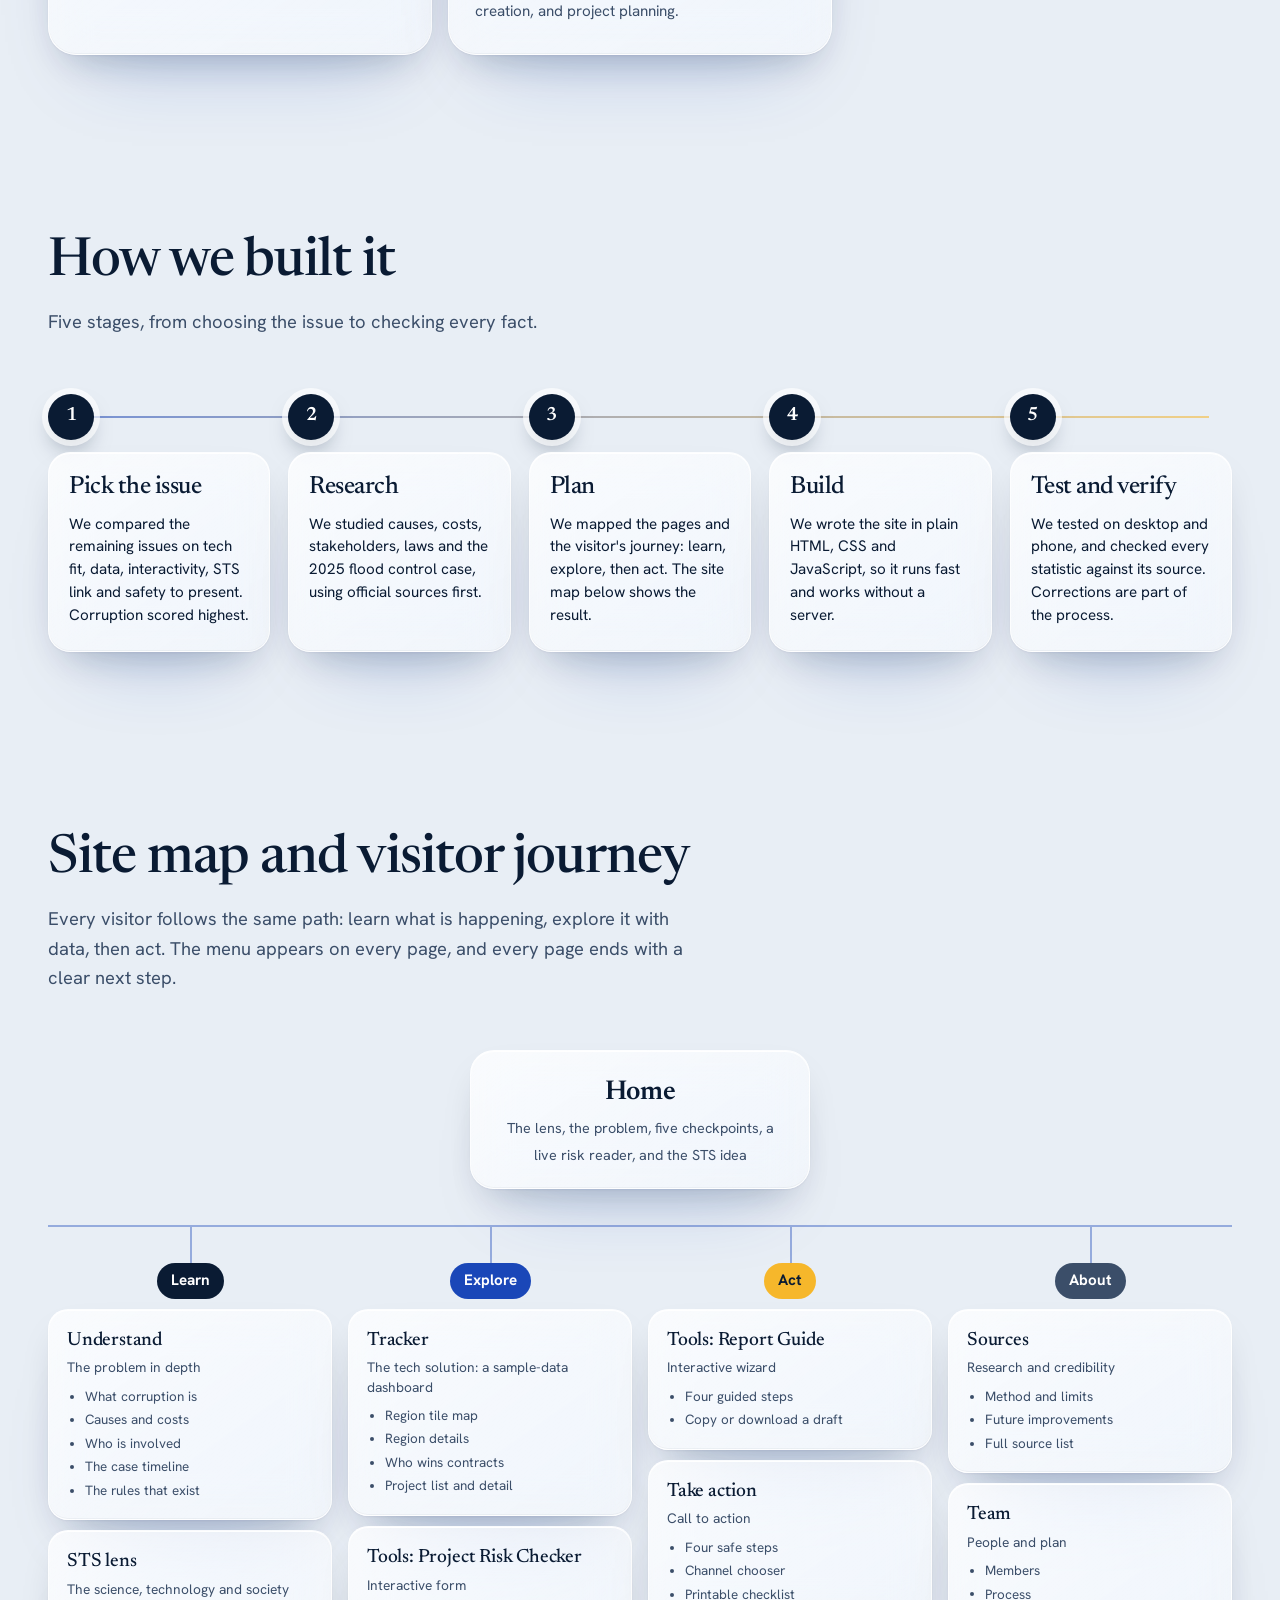
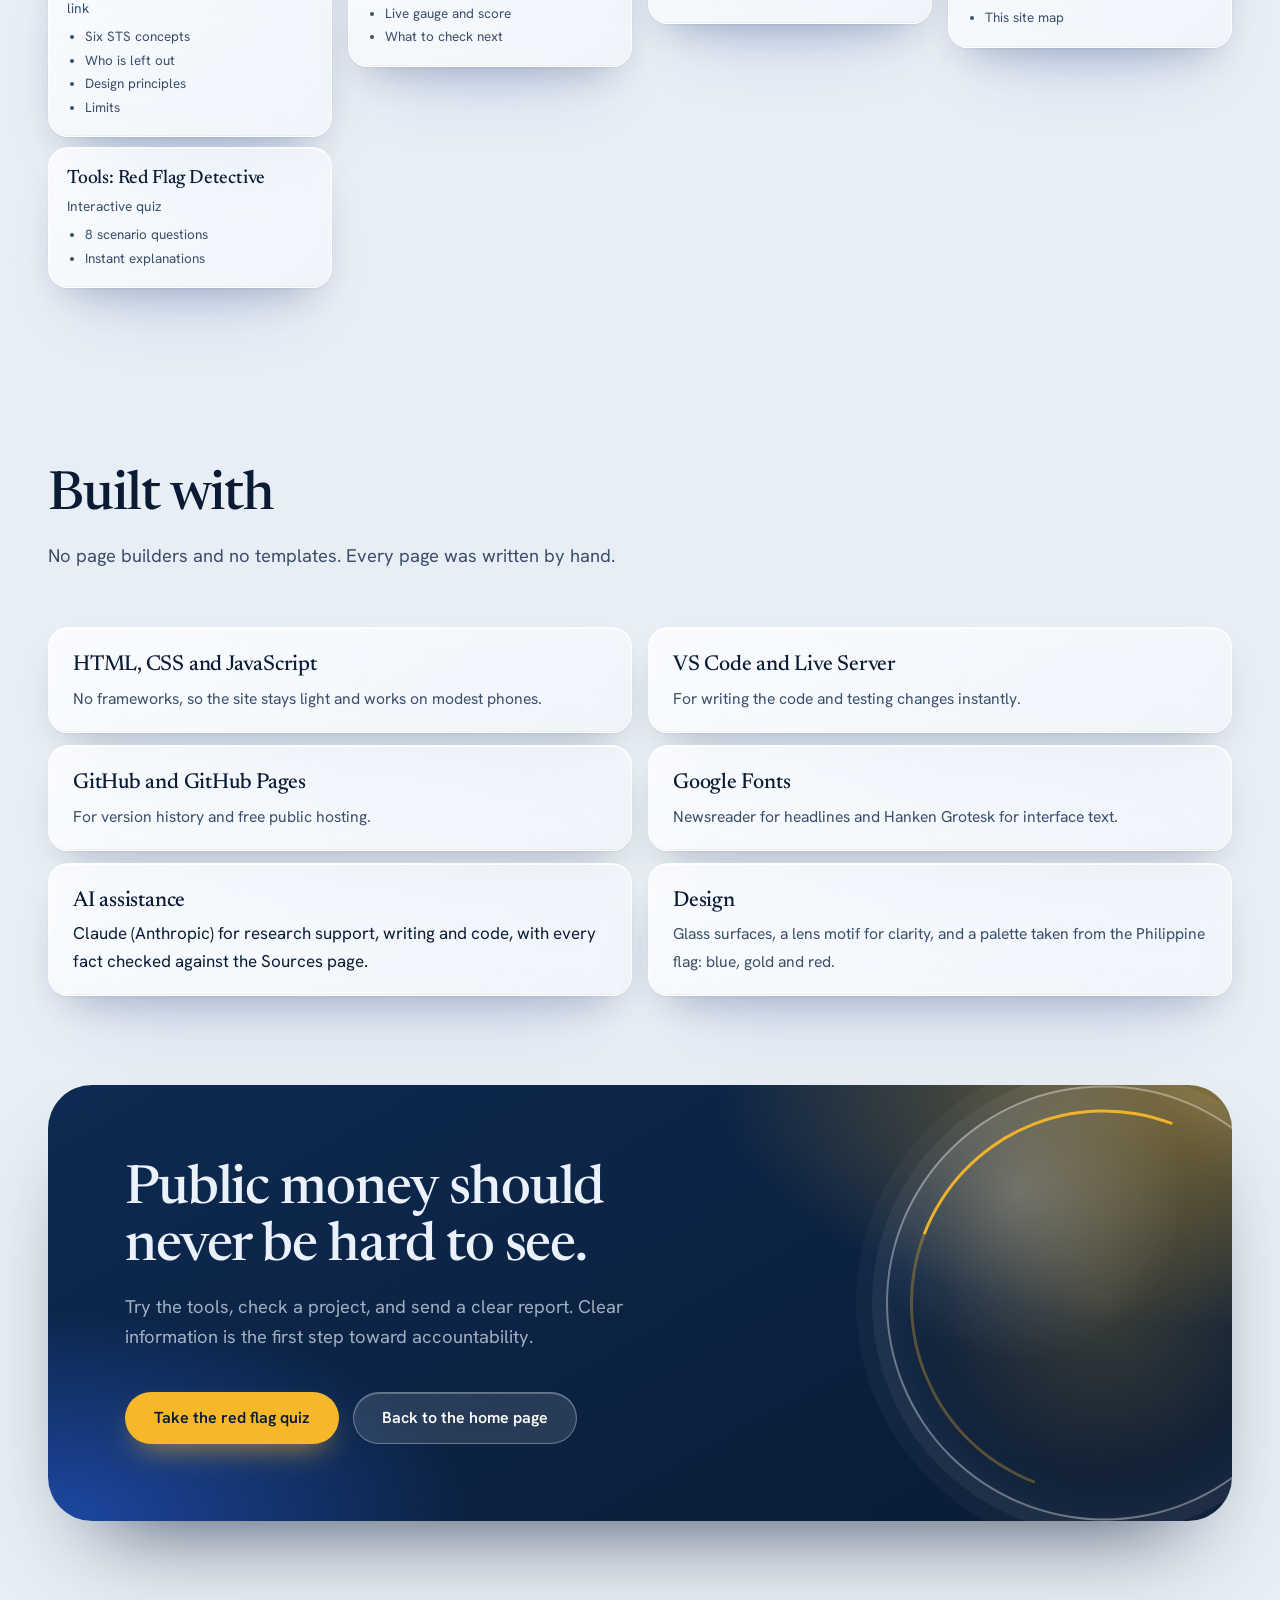
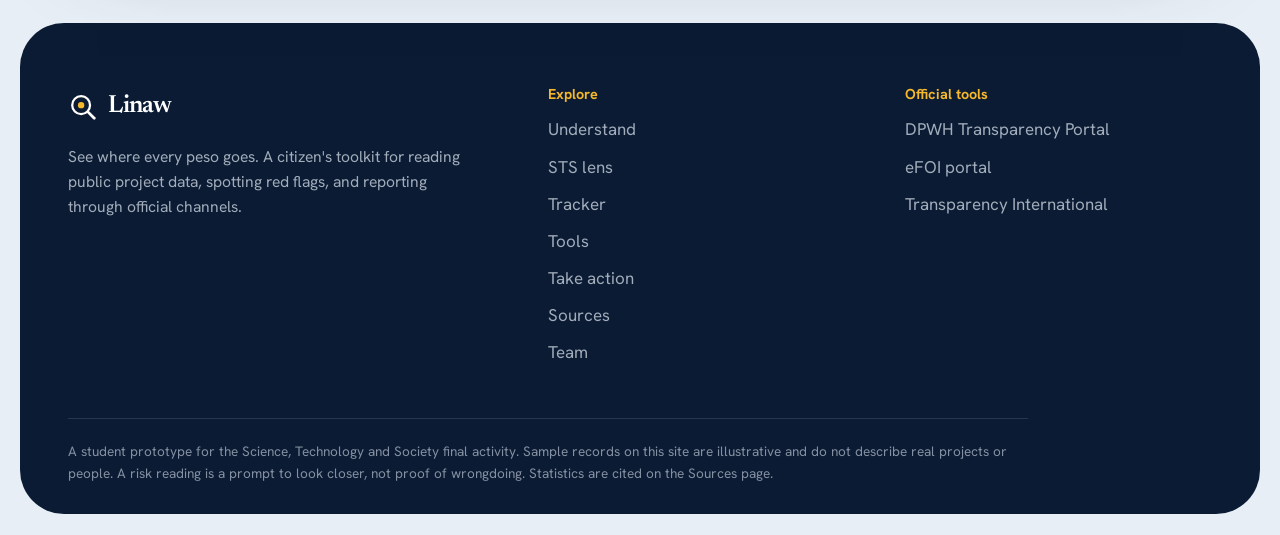
<file: team.html>
<!doctype html>
<html lang="en">
<head>
  <meta charset="utf-8">
  <meta name="viewport" content="width=device-width, initial-scale=1">
  <title>Team and plan | Linaw</title>
  <meta name="description" content="The team behind Linaw, how the project was planned, and a site map showing how every page fits together.">
  <meta name="theme-color" content="#e8eef5">
  <link rel="icon" href="assets/favicon.svg" type="image/svg+xml">
  <link rel="preconnect" href="https://fonts.googleapis.com">
  <link rel="preconnect" href="https://fonts.gstatic.com" crossorigin>
  <link href="https://fonts.googleapis.com/css2?family=Hanken+Grotesk:wght@400;500;600;700&family=Newsreader:ital,opsz,wght@0,6..72,400..700;1,6..72,400..700&display=swap" rel="stylesheet">
  <link rel="stylesheet" href="css/styles.css">
  <script>document.documentElement.classList.add("js");</script>
</head>
<body>
  <div data-chrome="header"></div>

  <main id="main">

    <header class="page-hero">
      <div class="page-ring" aria-hidden="true"></div>
      <div class="wrap">
        <h1 class="page-title">The people and the plan behind Linaw.</h1>
        <p class="page-lede">A transparency project should be open about itself. Here is who made it, how it was planned, and how every page fits together.</p>
        <nav class="jump glass" aria-label="On this page">
          <a href="#team">Team</a>
          <a href="#process">How we built it</a>
          <a href="#sitemap">Site map</a>
          <a href="#built">Built with</a>
        </nav>
      </div>
    </header>

    <!-- TEAM -->
    <section class="section section--tight" id="team" aria-labelledby="team-title">
      <div class="wrap">
        <div class="sec-head" data-focus>
          <h2 id="team-title">The team</h2>
          <p>Science, Technology and Society final activity: a website prototype on a major Philippine issue.</p>
        </div>

        <!-- EDIT: replace every gold-highlighted text with your real details, then delete class="ph" -->
        <div class="detailsbox glass" style="margin-bottom:22px">
          <dl class="rows">
            <div><dt>Project</dt><dd>Linaw: See where every peso goes</dd></div>
            <div><dt>Issue</dt><dd>Corruption in public works, Philippines</dd></div>
            <div><dt>Course</dt><dd><span>GE 9-T Science, Technology and Society</span></dd></div>
            <div><dt>Section and term</dt><dd><span>BSIT 2B, A.Y. 2025-2026, 1st Semester</span></dd></div>
            <div><dt>Professor</dt><dd><span>Claudio C. Posidio Jr.</span></dd></div>
            <div><dt>School</dt><dd><span>Northeastern College</span></dd></div>
          </dl>
        </div>

        <div class="people">
          <article class="person glass">
            <div class="avatar" aria-hidden="true">L</div>
            <h3><span>Bhans Chester T. Santos</span></h3>
            <p class="role">Group leader</p>
            <p>Led the project, researched the topic, designed the site and wrote the code.</p>
          </article>
          <article class="person glass">
            <div class="avatar" aria-hidden="true">M</div>
            <h3><span>Jhaeden Jhay R. Yengyengan</span></h3>
            <h3><span>Leo Jose P. Manglallan</span></h3>
            <h3><span>Gio Levinson A. Pascua</span></h3>
            <h3><span>John Rill D. Gagua</span></h3>
            <h3><span>Naithan Clarence Robles</span></h3>
            <h3><span>Lance Marione V. Enconado</span></h3>
            <h3><span>Princess Annie B. Eborde</span></h3>
            <p class="role"><span>Members</span></p>
            <p><span>Collaborated on the project by contributing to research, website development, content creation, and project planning.</span></p>
          </article>
         
        </div>
      </div>
    </section>

    <!-- PROCESS -->
    <section class="section section--tight" id="process" aria-labelledby="process-title">
      <div class="wrap">
        <div class="sec-head" data-focus>
          <h2 id="process-title">How we built it</h2>
          <p>Five stages, from choosing the issue to checking every fact.</p>
        </div>
        <ol class="steps">
          <li class="step"><span class="step__node" aria-hidden="true">1</span><div class="glass"><h3>Pick the issue</h3><p>We compared the remaining issues on tech fit, data, interactivity, STS link and safety to present. Corruption scored highest.</p></div></li>
          <li class="step"><span class="step__node" aria-hidden="true">2</span><div class="glass"><h3>Research</h3><p>We studied causes, costs, stakeholders, laws and the 2025 flood control case, using official sources first.</p></div></li>
          <li class="step"><span class="step__node" aria-hidden="true">3</span><div class="glass"><h3>Plan</h3><p>We mapped the pages and the visitor's journey: learn, explore, then act. The site map below shows the result.</p></div></li>
          <li class="step"><span class="step__node" aria-hidden="true">4</span><div class="glass"><h3>Build</h3><p>We wrote the site in plain HTML, CSS and JavaScript, so it runs fast and works without a server.</p></div></li>
          <li class="step"><span class="step__node" aria-hidden="true">5</span><div class="glass"><h3>Test and verify</h3><p>We tested on desktop and phone, and checked every statistic against its source. Corrections are part of the process.</p></div></li>
        </ol>
      </div>
    </section>

    <!-- SITE MAP -->
    <section class="section section--tight" id="sitemap" aria-labelledby="sitemap-title">
      <div class="wrap">
        <div class="sec-head" data-focus>
          <h2 id="sitemap-title">Site map and visitor journey</h2>
          <p>Every visitor follows the same path: learn what is happening, explore it with data, then act. The menu appears on every page, and every page ends with a clear next step.</p>
        </div>

        <div class="root glass"><b>Home</b><span>The lens, the problem, five checkpoints, a live risk reader, and the STS idea</span></div>
        <div class="smap">
          <div class="stage">
            <span class="stage__name">Learn</span>
            <div class="snode glass"><b>Understand</b><span>The problem in depth</span><ul><li>What corruption is</li><li>Causes and costs</li><li>Who is involved</li><li>The case timeline</li><li>The rules that exist</li></ul></div>
            <div class="snode glass"><b>STS lens</b><span>The science, technology and society link</span><ul><li>Six STS concepts</li><li>Who is left out</li><li>Design principles</li><li>Limits</li></ul></div>
            <div class="snode glass"><b>Tools: Red Flag Detective</b><span>Interactive quiz</span><ul><li>8 scenario questions</li><li>Instant explanations</li></ul></div>
          </div>
          <div class="stage">
            <span class="stage__name">Explore</span>
            <div class="snode glass"><b>Tracker</b><span>The tech solution: a sample-data dashboard</span><ul><li>Region tile map</li><li>Region details</li><li>Who wins contracts</li><li>Project list and detail</li></ul></div>
            <div class="snode glass"><b>Tools: Project Risk Checker</b><span>Interactive form</span><ul><li>Live gauge and score</li><li>What to check next</li></ul></div>
          </div>
          <div class="stage">
            <span class="stage__name">Act</span>
            <div class="snode glass"><b>Tools: Report Guide</b><span>Interactive wizard</span><ul><li>Four guided steps</li><li>Copy or download a draft</li></ul></div>
            <div class="snode glass"><b>Take action</b><span>Call to action</span><ul><li>Four safe steps</li><li>Channel chooser</li><li>Printable checklist</li></ul></div>
          </div>
          <div class="stage">
            <span class="stage__name">About</span>
            <div class="snode glass"><b>Sources</b><span>Research and credibility</span><ul><li>Method and limits</li><li>Future improvements</li><li>Full source list</li></ul></div>
            <div class="snode glass"><b>Team</b><span>People and plan</span><ul><li>Members</li><li>Process</li><li>This site map</li></ul></div>
          </div>
        </div>
      </div>
    </section>

    <!-- BUILT WITH -->
    <section class="section section--tight" id="built" aria-labelledby="built-title">
      <div class="wrap">
        <div class="sec-head" data-focus>
          <h2 id="built-title">Built with</h2>
          <p>No page builders and no templates. Every page was written by hand.</p>
        </div>
        <div class="facets grid2">
          <div class="facet glass"><strong>HTML, CSS and JavaScript</strong><span>No frameworks, so the site stays light and works on modest phones.</span></div>
          <div class="facet glass"><strong>VS Code and Live Server</strong><span>For writing the code and testing changes instantly.</span></div>
          <div class="facet glass"><strong>GitHub and GitHub Pages</strong><span>For version history and free public hosting.</span></div>
          <div class="facet glass"><strong>Google Fonts</strong><span>Newsreader for headlines and Hanken Grotesk for interface text.</span></div>
          <div class="facet glass"><strong>AI assistance</strong>Claude (Anthropic) for research support, writing and code, with every fact checked against the Sources page.</span></div>
          <div class="facet glass"><strong>Design</strong><span>Glass surfaces, a lens motif for clarity, and a palette taken from the Philippine flag: blue, gold and red.</span></div>
        </div>
      </div>
    </section>

    <section class="wrap" aria-labelledby="next-title">
      <div class="cta">
        <div class="cta__lens" aria-hidden="true"></div>
        <h2 id="next-title">Public money should never be hard to see.</h2>
        <p>Try the tools, check a project, and send a clear report. Clear information is the first step toward accountability.</p>
        <div class="hero__actions">
          <a class="btn btn--gold" href="tools.html#detective"><span>Take the red flag quiz</span></a>
          <a class="btn btn--glass" href="index.html"><span>Back to the home page</span></a>
        </div>
      </div>
    </section>

  </main>

  <div data-chrome="footer"></div>
  <script src="js/main.js"></script>
</body>
</html>
</file>
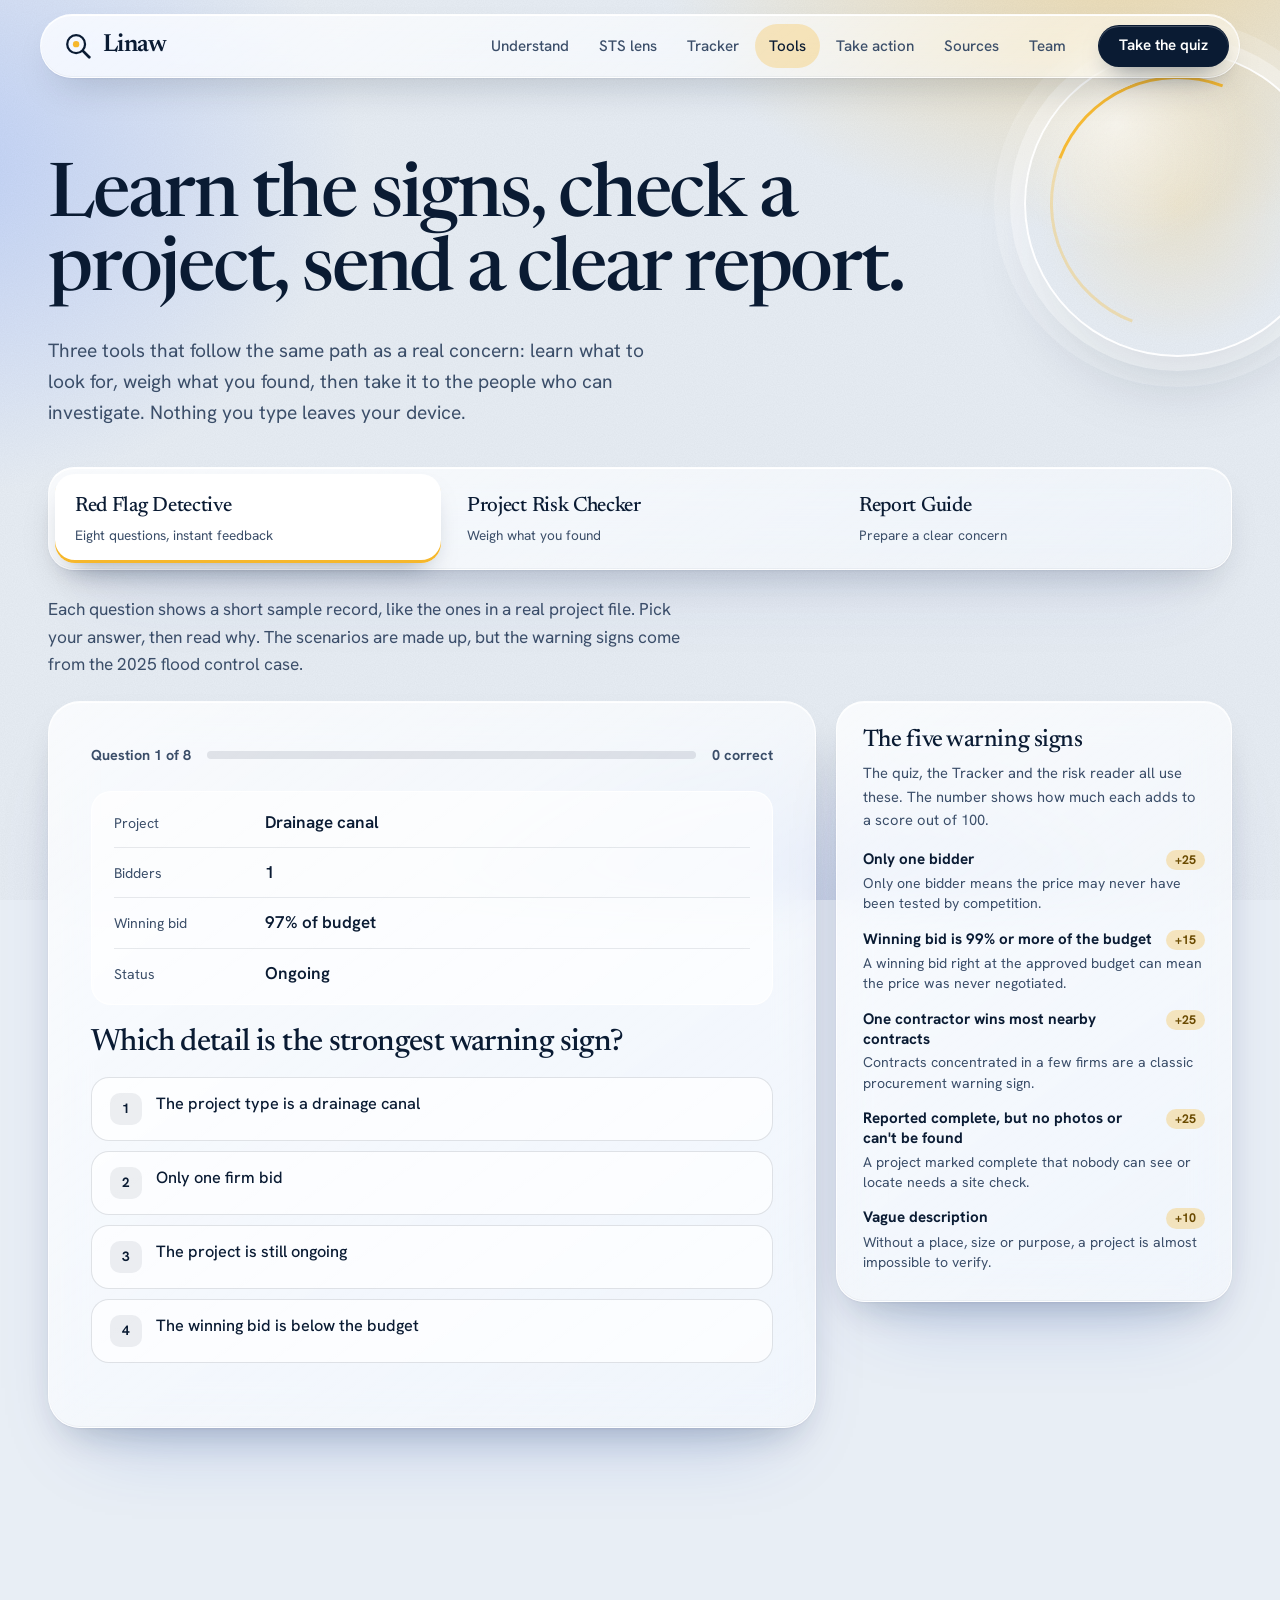
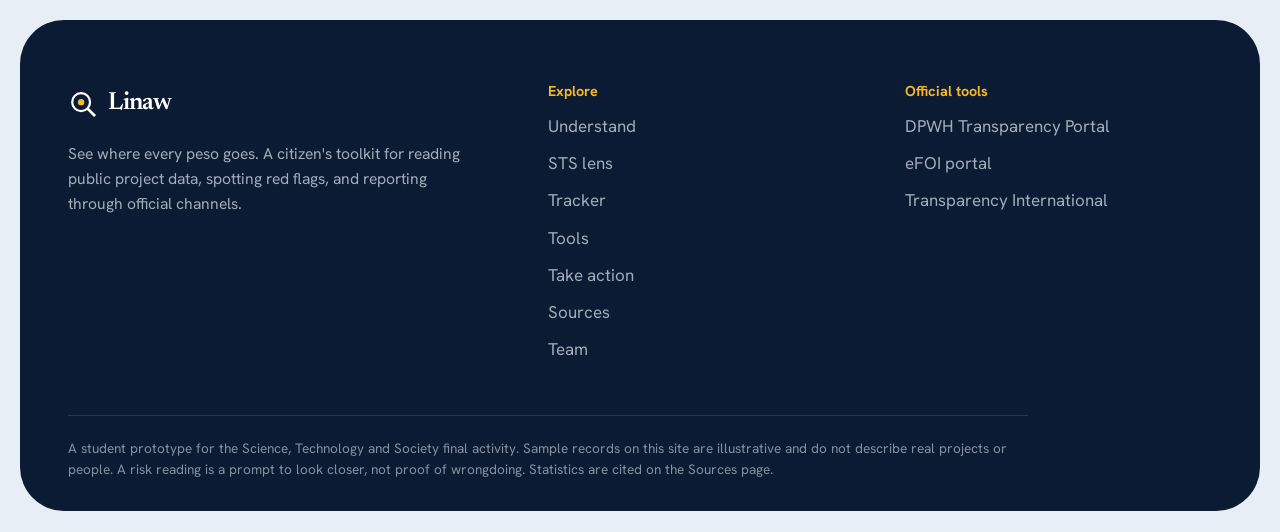
<file: tools.html>
<!doctype html>
<html lang="en">
<head>
  <meta charset="utf-8">
  <meta name="viewport" content="width=device-width, initial-scale=1">
  <title>Tools | Linaw</title>
  <meta name="description" content="Three tools: the Red Flag Detective quiz, the Project Risk Checker, and a Report Guide that prepares an evidence-based concern for official channels.">
  <meta name="theme-color" content="#e8eef5">
  <link rel="icon" href="assets/favicon.svg" type="image/svg+xml">
  <link rel="preconnect" href="https://fonts.googleapis.com">
  <link rel="preconnect" href="https://fonts.gstatic.com" crossorigin>
  <link href="https://fonts.googleapis.com/css2?family=Hanken+Grotesk:wght@400;500;600;700&family=Newsreader:ital,opsz,wght@0,6..72,400..700;1,6..72,400..700&display=swap" rel="stylesheet">
  <link rel="stylesheet" href="css/styles.css">
  <script>document.documentElement.classList.add("js");</script>
</head>
<body>
  <div data-chrome="header"></div>

  <main id="main">

    <header class="page-hero page-hero--tight">
      <div class="page-ring" aria-hidden="true"></div>
      <div class="wrap">
        <h1 class="page-title">Learn the signs, check a project, send a clear report.</h1>
        <p class="page-lede">Three tools that follow the same path as a real concern: learn what to look for, weigh what you found, then take it to the people who can investigate. Nothing you type leaves your device.</p>
      </div>
    </header>

    <section class="section section--tight" style="padding-top:0" aria-label="Tools">
      <div class="wrap">

        <div class="tabbar glass" role="tablist" aria-label="Linaw tools">
          <button type="button" role="tab" id="tab-detective" data-tab="detective" aria-controls="detective" aria-selected="true"><b>Red Flag Detective</b><span>Eight questions, instant feedback</span></button>
          <button type="button" role="tab" id="tab-checker" data-tab="checker" aria-controls="checker" aria-selected="false" tabindex="-1"><b>Project Risk Checker</b><span>Weigh what you found</span></button>
          <button type="button" role="tab" id="tab-report" data-tab="report" aria-controls="report" aria-selected="false" tabindex="-1"><b>Report Guide</b><span>Prepare a clear concern</span></button>
        </div>

        <!-- 1. DETECTIVE -->
        <section id="detective" class="panel" role="tabpanel" aria-labelledby="tab-detective">
          <p class="panel__intro">Each question shows a short sample record, like the ones in a real project file. Pick your answer, then read why. The scenarios are made up, but the warning signs come from the 2025 flood control case.</p>
          <div class="detect">
            <div class="quiz glass" id="quiz" aria-live="polite"></div>
            <aside class="signs glass" aria-labelledby="signs-title">
              <h3 id="signs-title">The five warning signs</h3>
              <p>The quiz, the Tracker and the risk reader all use these. The number shows how much each adds to a score out of 100.</p>
              <ul id="signs"></ul>
            </aside>
          </div>
        </section>

        <!-- 2. CHECKER -->
        <section id="checker" class="panel" role="tabpanel" aria-labelledby="tab-checker" hidden>
          <p class="panel__intro">Enter what you can find about a project. Leave anything you don't know as "Not sure". The reading updates as you go and tells you what to verify next.</p>
          <div class="checker">
            <form class="form glass" id="cform" novalidate autocomplete="off">
              <div class="fgrid">
                <label>Project name or ID (optional)<input id="c-name" type="text" placeholder="e.g. Riverbank wall, Brgy. Sample"></label>
                <label>Region<select id="c-region"></select></label>
              </div>
              <div class="fgrid">
                <label>Approved budget (₱)<input id="c-budget" type="number" inputmode="numeric" min="0" step="any" placeholder="e.g. 48500000"></label>
                <label>Winning bid (₱)<input id="c-bid" type="number" inputmode="numeric" min="0" step="any" placeholder="e.g. 48400000"></label>
              </div>
              <p class="form__hint" id="c-ratio" aria-live="polite">Add both amounts to check how close the winning bid is to the budget.</p>
              <div class="fgrid">
                <label>How many firms bid?
                  <select id="c-bidders"><option value="">Not sure</option><option value="1">Only 1</option><option value="2">2</option><option value="3">3</option><option value="4">4 or more</option></select>
                </label>
                <label>Share of nearby contracts won by this contractor
                  <select id="c-share"><option value="">Not sure</option><option value="lt25">Under 25%</option><option value="mid">25% to 50%</option><option value="gt50">More than 50%</option></select>
                </label>
              </div>
              <div class="fgrid">
                <label>Reported status
                  <select id="c-status"><option value="">Not sure</option><option value="Not started">Not started</option><option value="Ongoing">Ongoing</option><option value="Completed">Completed</option></select>
                </label>
                <label>Did you find it on the ground?
                  <select id="c-seen"><option value="">I haven't checked yet</option><option value="yes">Yes, I saw it and have a dated photo</option><option value="no">No, I couldn't find or see it</option></select>
                </label>
              </div>
              <label>How is the project described?
                <select id="c-desc"><option value="">Not sure</option><option value="specific">Specific: it names a place, size or purpose</option><option value="vague">Vague: no place, size or purpose</option></select>
              </label>
              <div class="form__actions">
                <button type="reset" class="btn btn--glass btn--sm" id="c-reset"><span>Clear the form</span></button>
              </div>
            </form>

            <section class="meter glass" id="cmeter" data-level="low" aria-labelledby="cm-title" aria-live="polite">
              <h3 id="cm-title">Your risk reading</h3>
              <p class="meter__lead" id="c-checked">Signs checked: 0 of 5</p>
              <div class="gauge" role="img" aria-label="Risk gauge">
                <svg viewBox="0 0 200 112">
                  <path class="gauge__track" d="M16 100 A84 84 0 0 1 184 100" pathLength="100"/>
                  <path class="gauge__fill" d="M16 100 A84 84 0 0 1 184 100" pathLength="100" style="stroke-dasharray:0 200;stroke-opacity:0"/>
                  <g class="gauge__needle" style="transform:rotate(-90deg)">
                    <line x1="100" y1="100" x2="100" y2="36" stroke="#0a1b33" stroke-width="3.5" stroke-linecap="round"/>
                    <circle cx="100" cy="100" r="8" fill="#0a1b33"/><circle cx="100" cy="100" r="3" fill="#f6b72b"/>
                  </g>
                </svg>
              </div>
              <p class="gauge__readout"><span class="gauge__score" id="c-score">0</span></p>
              <p class="meter__level" id="c-level">Low: nothing stands out yet</p>
              <h4>Why</h4>
              <ul class="meter__why" id="c-why"></ul>
              <h4 id="c-next-h" hidden>What to check next</h4>
              <ul class="meter__next" id="c-next"></ul>
              <div class="form__actions" style="margin-top:18px">
                <a class="btn btn--primary btn--sm" id="c-report" href="#report"><span>Prepare a report</span></a>
                <button type="button" class="btn btn--glass btn--sm" id="c-copy"><span>Copy summary</span></button>
              </div>
              <p class="meter__note">A risk reading points to where to look first. It is not proof that anyone did anything wrong. Only investigators and courts can decide that.</p>
            </section>
          </div>
        </section>

        <!-- 3. REPORT -->
        <section id="report" class="panel" role="tabpanel" aria-labelledby="tab-report" hidden>
          <p class="panel__intro">Good reports are specific, factual and easy to act on. Answer four short steps and Linaw writes a clean draft you can copy and send. It is built on your device, and nothing is stored or sent anywhere.</p>
          <div id="sample-note" class="note sample-note" hidden>
            <svg viewBox="0 0 24 24" aria-hidden="true"><circle cx="12" cy="12" r="9"/><path d="M12 8v5"/><circle cx="12" cy="16.5" r=".6"/></svg>
            <span>You came from a <strong>sample record</strong> on the Tracker. Practise freely, but do not send this draft to a real agency.</span>
          </div>

          <div class="wizard glass" id="wizard">
            <ol class="wnav" id="wnav" aria-label="Progress">
              <li><i></i><span>What you saw</span></li>
              <li><i></i><span>Where</span></li>
              <li><i></i><span>Details</span></li>
              <li><i></i><span>Review and send</span></li>
            </ol>

            <div class="wstep" data-step="1">
              <h3>What did you see?</h3>
              <p>Pick the closest match. You can add the details in the next steps.</p>
              <div class="choices" role="radiogroup" aria-label="Type of concern">
                <label class="choice"><input type="radio" name="rtype" value="Not found (reported as done, but nothing is there)"><b>Not found</b><span>Reported as done, but there is nothing there. A possible ghost project.</span></label>
                <label class="choice"><input type="radio" name="rtype" value="Unfinished (work stopped or never completed)"><b>Unfinished</b><span>Work stopped or was never completed.</span></label>
                <label class="choice"><input type="radio" name="rtype" value="Poor quality (cracks, weak materials, or work that has already failed)"><b>Poor quality</b><span>Cracks, weak materials, or work that has already failed.</span></label>
                <label class="choice"><input type="radio" name="rtype" value="Possible duplicate (the same work appears to be paid for twice)"><b>Possible duplicate</b><span>The same work seems to be paid for twice.</span></label>
                <label class="choice"><input type="radio" name="rtype" value="Another concern about a public project"><b>Something else</b><span>A different concern about a public project.</span></label>
              </div>
              <p class="err" id="e1"></p>
            </div>

            <div class="wstep" data-step="2" hidden>
              <h3>Where is it?</h3>
              <p>Location is the most useful detail. Be as exact as you can.</p>
              <div class="form" style="padding:0;background:none;box-shadow:none;border:0;backdrop-filter:none;gap:16px">
                <div class="fgrid">
                  <label>Region<select id="r-region"></select></label>
                  <label>City or municipality<input id="r-city" type="text" placeholder="e.g. Sample City"></label>
                </div>
                <div class="fgrid">
                  <label>Barangay<input id="r-brgy" type="text" placeholder="e.g. Brgy. Sample 4"></label>
                  <label>Landmark nearby (optional)<input id="r-land" type="text" placeholder="e.g. beside the covered court"></label>
                </div>
                <label>Project name or ID, if known (optional)<input id="r-proj" type="text" placeholder="e.g. Riverbank protection wall"></label>
              </div>
              <p class="err" id="e2"></p>
            </div>

            <div class="wstep" data-step="3" hidden>
              <h3>What exactly looks wrong?</h3>
              <p>Describe what you observed, not who you think is responsible.</p>
              <div class="form" style="padding:0;background:none;box-shadow:none;border:0;backdrop-filter:none;gap:16px">
                <label>Date you saw it<input id="r-date" type="date"></label>
                <label>What you saw
                  <textarea id="r-desc" placeholder="e.g. The project is listed as completed, but at the site there is only an empty riverbank with no wall."></textarea>
                </label>
                <label>Evidence you have
                  <select id="r-evid"><option value="I have dated photos or video taken from a public place.">I have dated photos or video</option><option value="I do not have photos. These are my own notes from visiting.">Notes only, no photos yet</option><option value="Other people in the community can confirm what I saw.">Other residents can confirm it</option></select>
                </label>
              </div>
              <p class="tip"><strong>Stay safe.</strong> Take photos from a public road or space. Never enter a restricted site, confront anyone, or share the draft publicly before you have sent it to an official channel.</p>
              <p class="err" id="e3"></p>
            </div>

            <div class="wstep" data-step="4" hidden>
              <h3>Review and send</h3>
              <p>Here is your draft. Copy it, add your contact details if you want a reply, and send it through one of the channels below.</p>
              <div class="draft" id="draft" tabindex="0" aria-label="Report draft"></div>
              <div class="wactions">
                <button type="button" class="btn btn--primary btn--sm" id="r-copy"><span>Copy the report</span></button>
                <button type="button" class="btn btn--glass btn--sm" id="r-dl"><span>Download as .txt</span></button>
                <button type="button" class="linkbtn" id="r-restart">Start over</button>
              </div>
              <p class="err" id="e4" aria-live="polite"></p>
            </div>

            <div class="wactions" id="wnavbtns">
              <button type="button" class="btn btn--glass btn--sm" id="r-back" hidden><span>Back</span></button>
              <button type="button" class="btn btn--primary btn--sm" id="r-next"><span>Continue</span></button>
            </div>
          </div>

          <div class="sec-head" style="margin:44px 0 18px;max-width:none">
            <h2 style="font-size:clamp(1.7rem,2.8vw,2.3rem)">Where to send it</h2>
            <p style="margin-top:10px">These are official channels. Contact details can change, so confirm them on each agency's own website before you send.</p>
          </div>
          <div class="channels">
            <article class="channel glass"><b>DPWH Transparency Portal</b><p>Search any DPWH project, check its contractor, cost and status, and use the portal to report suspected irregularities.</p><a href="https://transparency.dpwh.gov.ph" target="_blank" rel="noopener">transparency.dpwh.gov.ph</a></article>
            <article class="channel glass"><b>Contact Center ng Bayan</b><p>Call 16565 or text 0908-881-6565 to file a complaint or report about a government service or official.</p><a href="https://contactcenterngbayan.gov.ph" target="_blank" rel="noopener">contactcenterngbayan.gov.ph</a></article>
            <article class="channel glass"><b>Citizens' Complaint Center</b><p>Call or text 8888 for complaints about government services and officials.</p></article>
            <article class="channel glass"><b>Office of the Ombudsman</b><p>The principal body for investigating graft. It acts on complaints filed in any form.</p><a href="https://www.ombudsman.gov.ph" target="_blank" rel="noopener">ombudsman.gov.ph</a></article>
          </div>
        </section>

      </div>
    </section>

  </main>

  <div data-chrome="footer"></div>
  <script src="js/main.js"></script>
  <script src="js/data.js"></script>
  <script src="js/tools.js"></script>
</body>
</html>
</file>
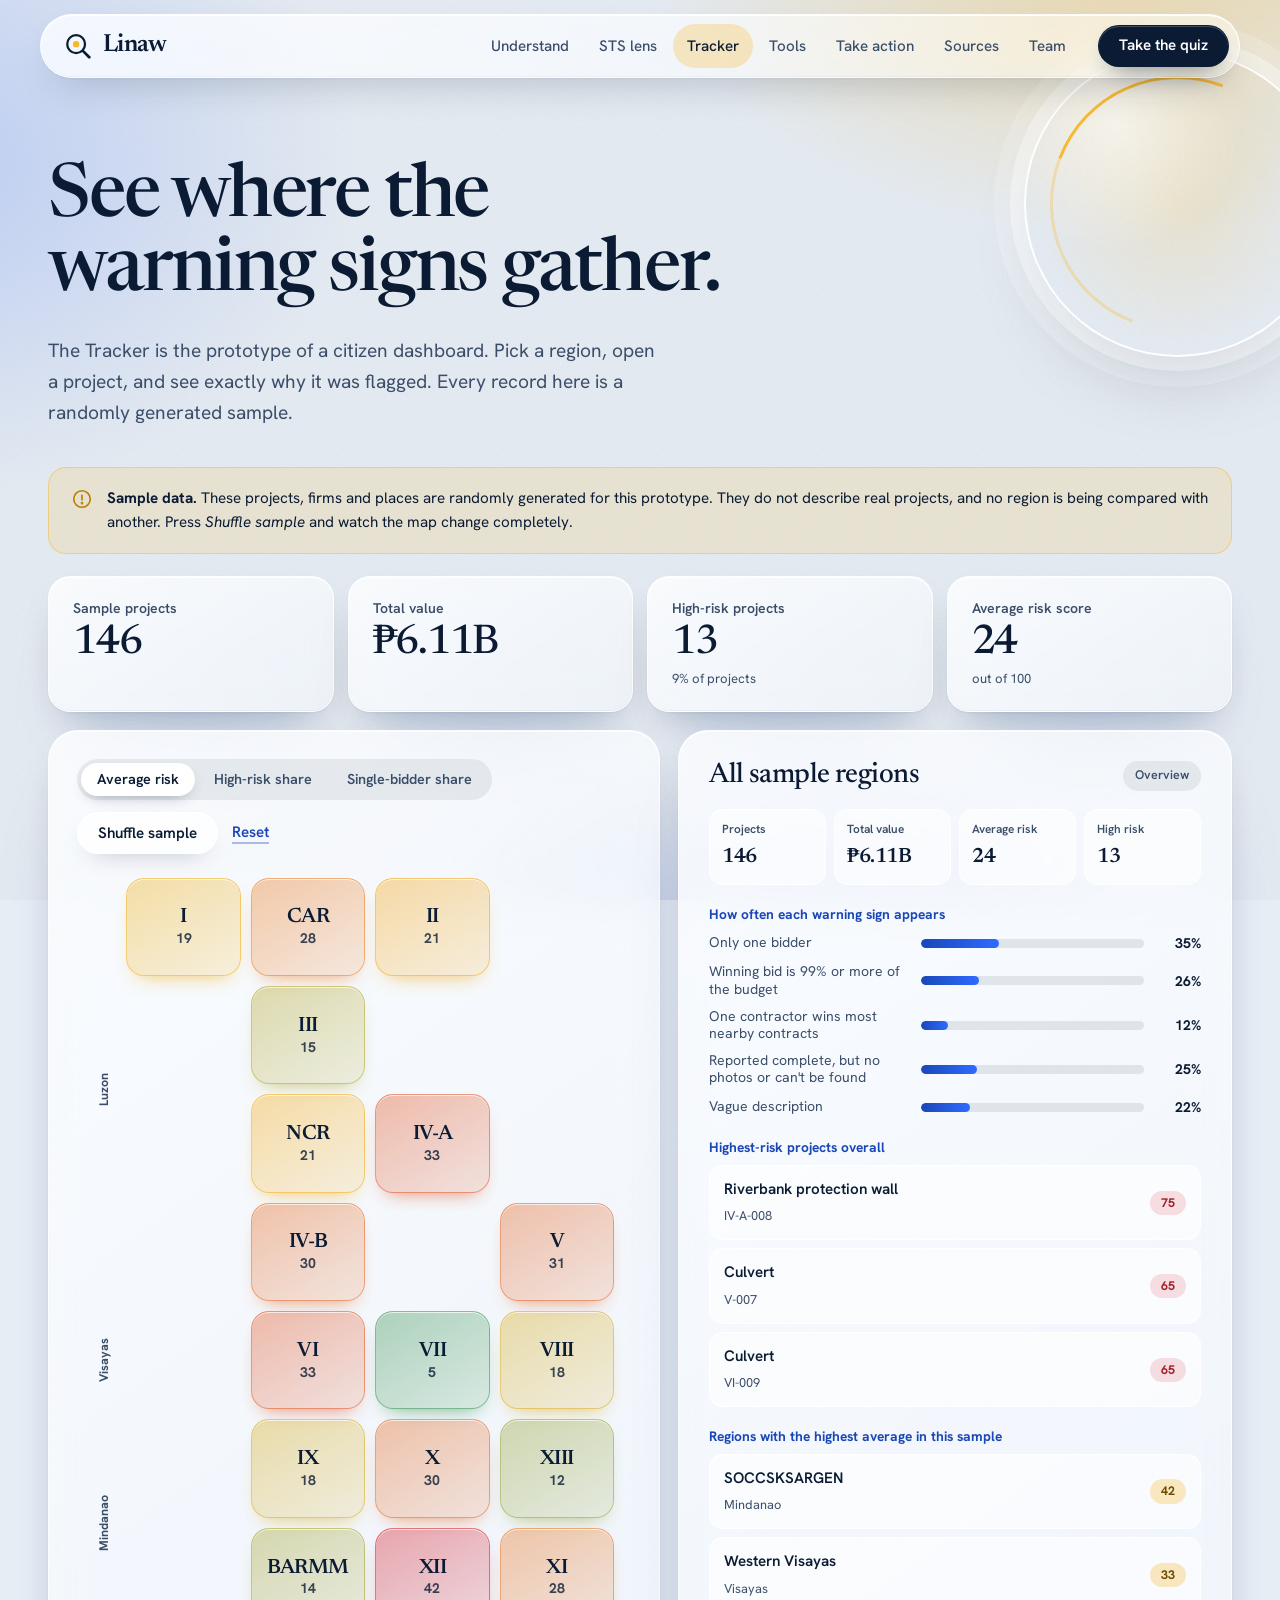
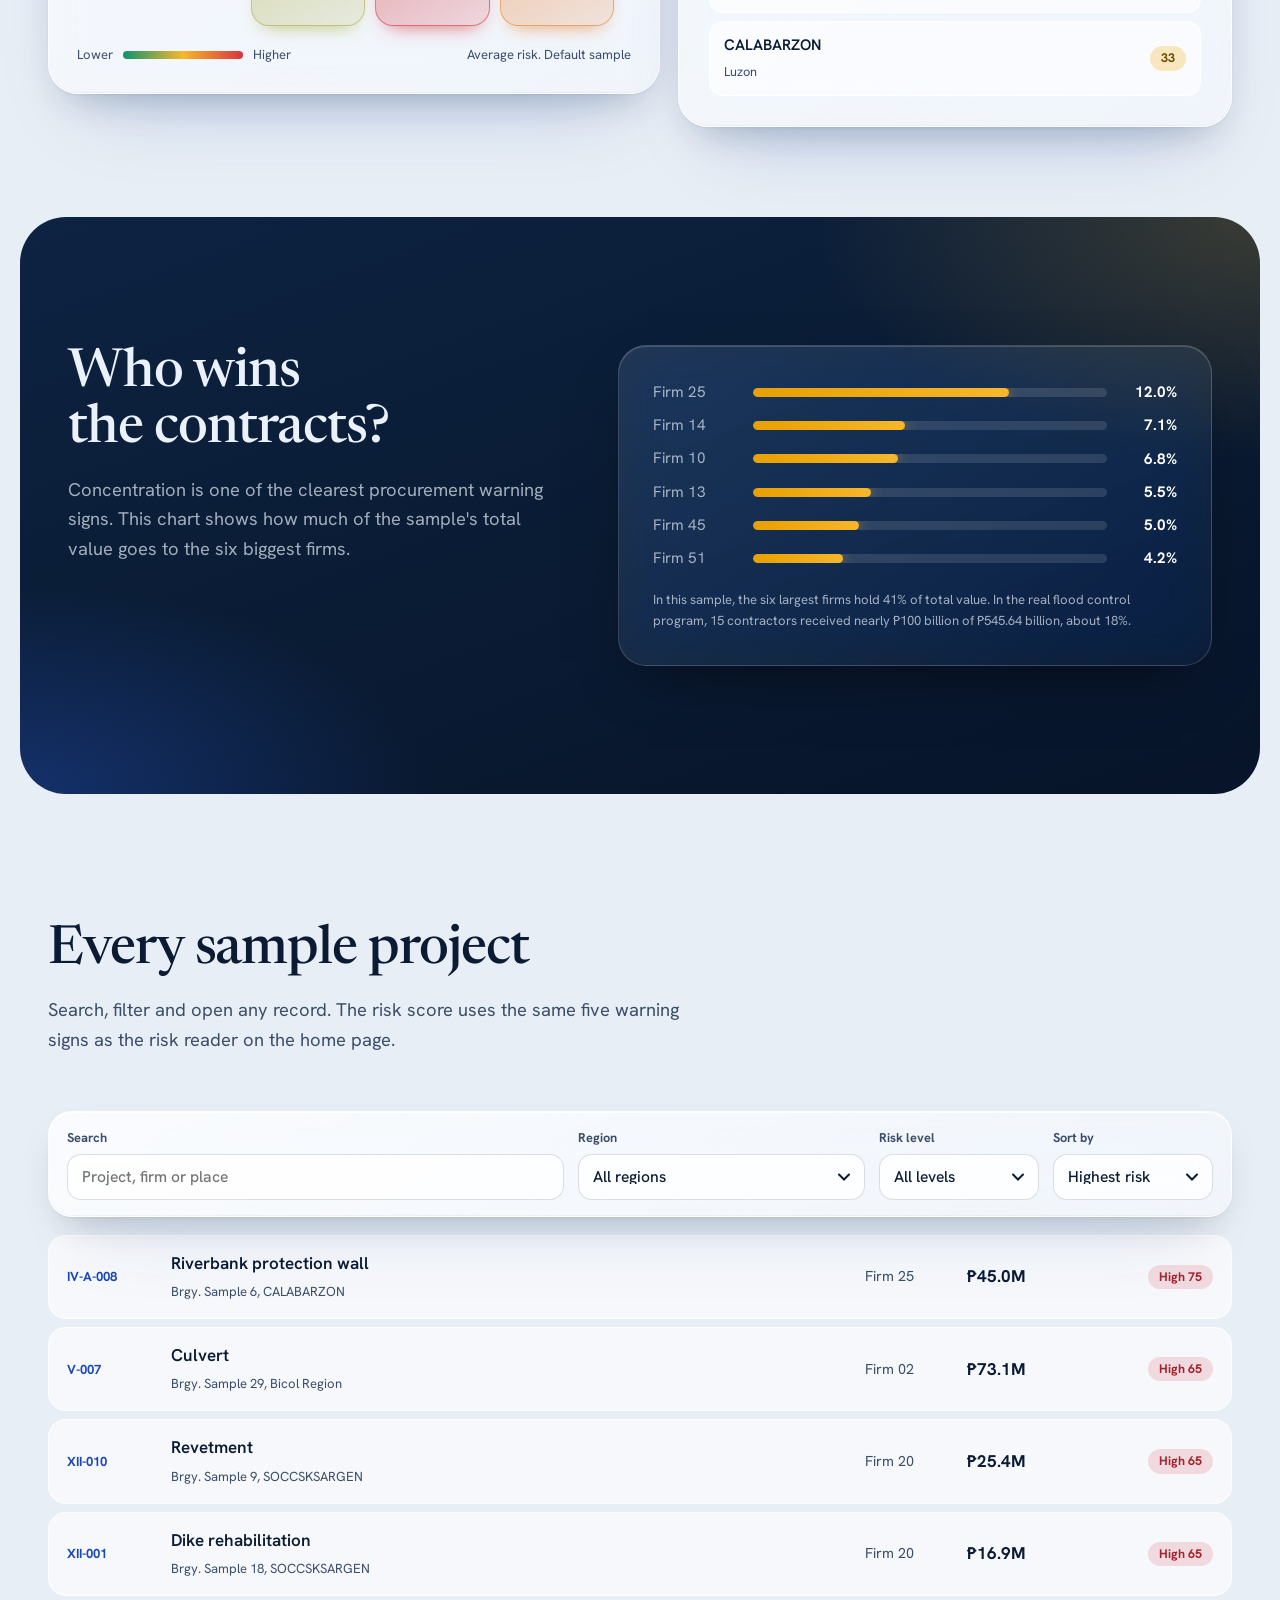
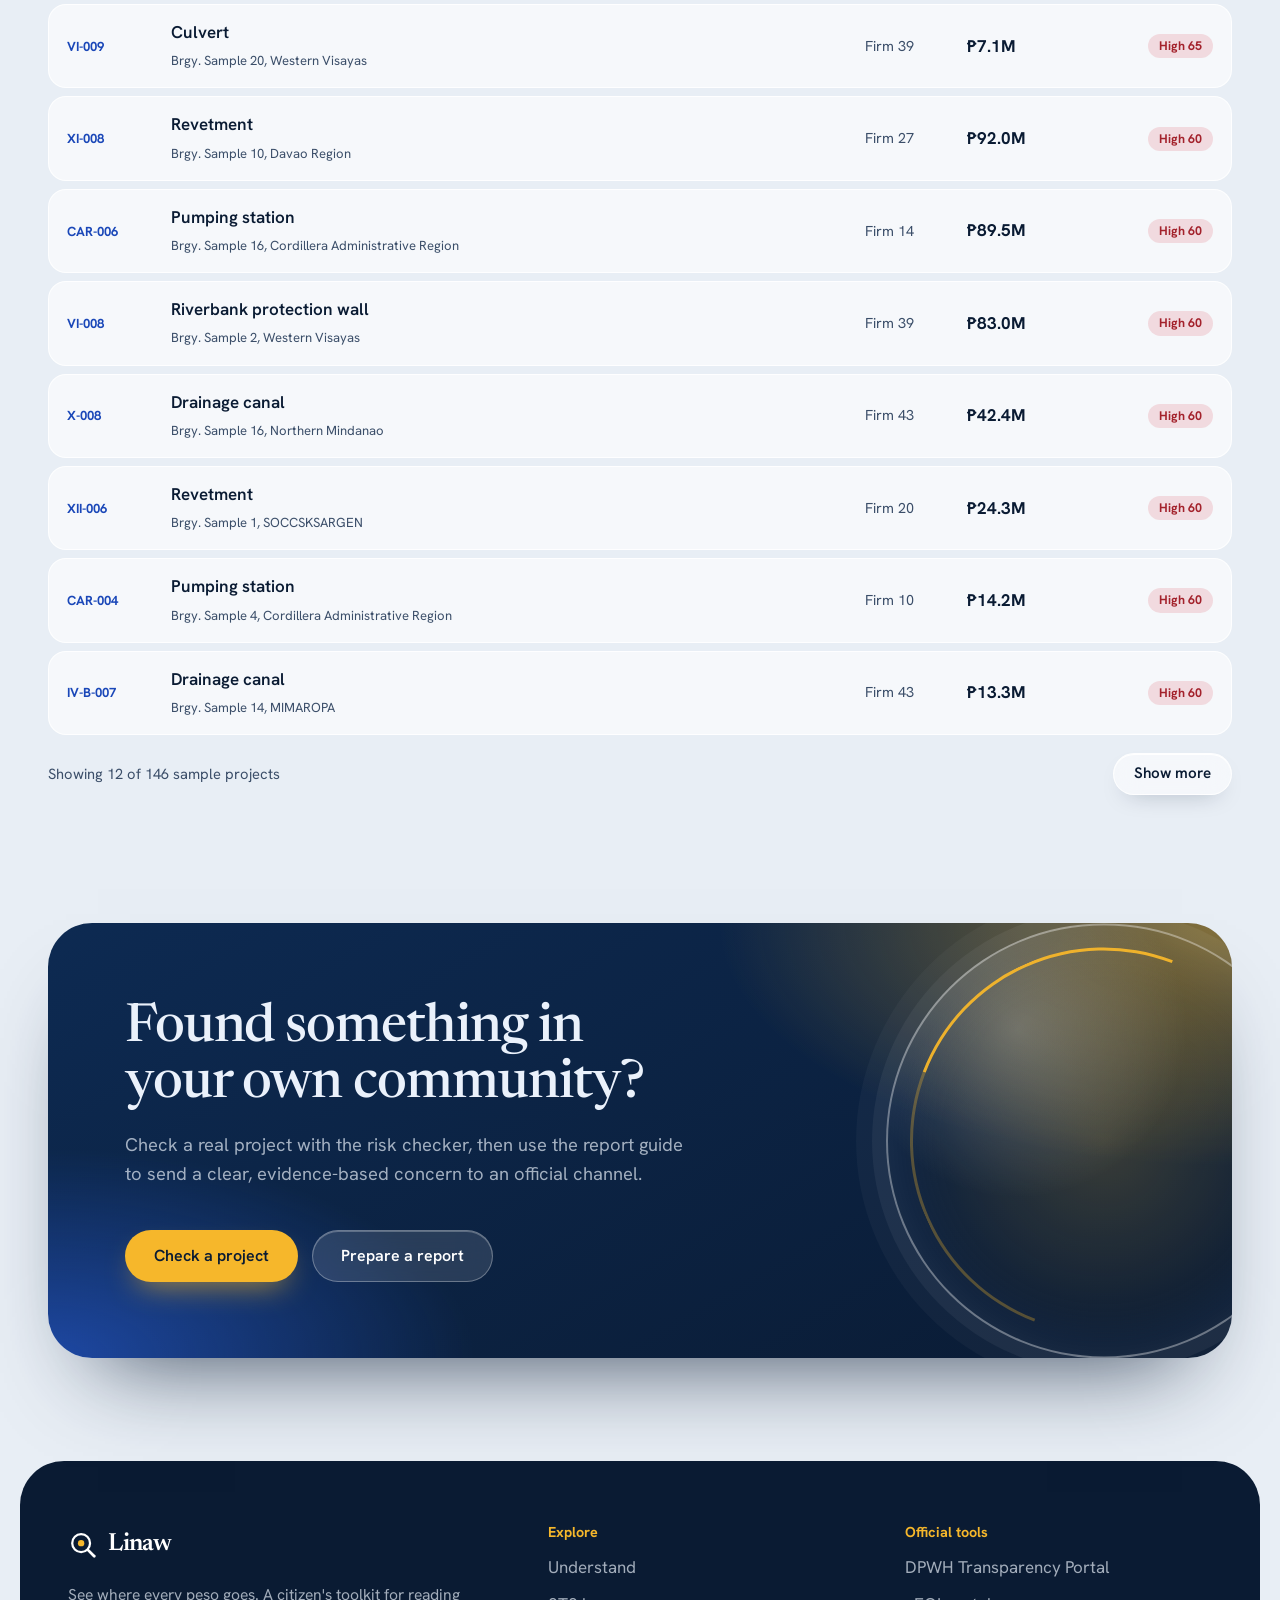
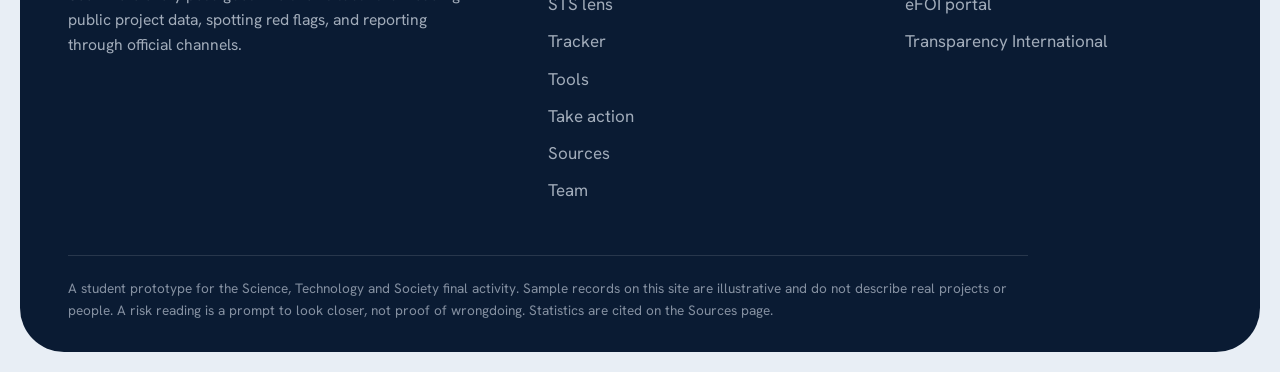
<file: tracker.html>
<!doctype html>
<html lang="en">
<head>
  <meta charset="utf-8">
  <meta name="viewport" content="width=device-width, initial-scale=1">
  <title>Tracker | Linaw</title>
  <meta name="description" content="Explore how procurement warning signs appear across a set of sample public projects. Pick a region, open a project, and see why it was flagged.">
  <meta name="theme-color" content="#e8eef5">
  <link rel="icon" href="assets/favicon.svg" type="image/svg+xml">
  <link rel="preconnect" href="https://fonts.googleapis.com">
  <link rel="preconnect" href="https://fonts.gstatic.com" crossorigin>
  <link href="https://fonts.googleapis.com/css2?family=Hanken+Grotesk:wght@400;500;600;700&family=Newsreader:ital,opsz,wght@0,6..72,400..700;1,6..72,400..700&display=swap" rel="stylesheet">
  <link rel="stylesheet" href="css/styles.css">
  <script>document.documentElement.classList.add("js");</script>
</head>
<body>
  <div data-chrome="header"></div>

  <main id="main">

    <header class="page-hero page-hero--tight">
      <div class="page-ring" aria-hidden="true"></div>
      <div class="wrap">
        <h1 class="page-title">See where the warning signs gather.</h1>
        <p class="page-lede">The Tracker is the prototype of a citizen dashboard. Pick a region, open a project, and see exactly why it was flagged. Every record here is a randomly generated sample.</p>
      </div>
    </header>

    <section class="section section--tight" style="padding-top:0" aria-labelledby="map-title">
      <div class="wrap">
        <h2 id="map-title" class="sr-only">Region map and details</h2>

        <p class="note" style="margin-top:0">
          <svg viewBox="0 0 24 24" aria-hidden="true"><circle cx="12" cy="12" r="9"/><path d="M12 8v5"/><circle cx="12" cy="16.5" r=".6"/></svg>
          <span><strong>Sample data.</strong> These projects, firms and places are randomly generated for this prototype. They do not describe real projects, and no region is being compared with another. Press <em>Shuffle sample</em> and watch the map change completely.</span>
        </p>

        <div class="kpis">
          <div class="kpi glass"><span>Sample projects</span><b id="k-n">0</b></div>
          <div class="kpi glass"><span>Total value</span><b id="k-v">0</b></div>
          <div class="kpi glass"><span>High-risk projects</span><b id="k-h">0</b><small id="k-hs"></small></div>
          <div class="kpi glass"><span>Average risk score</span><b id="k-a">0</b><small>out of 100</small></div>
        </div>

        <div class="tracker">
          <div class="mapcard glass">
            <div class="mapcard__top">
              <div class="seg" role="group" aria-label="What the map colours show">
                <button type="button" data-metric="avg" aria-pressed="true">Average risk</button>
                <button type="button" data-metric="high" aria-pressed="false">High-risk share</button>
                <button type="button" data-metric="one" aria-pressed="false">Single-bidder share</button>
              </div>
              <div class="mapcard__actions">
                <button type="button" id="shuffle" class="btn btn--glass btn--sm"><span>Shuffle sample</span></button>
                <button type="button" id="reset" class="linkbtn">Reset</button>
              </div>
            </div>

            <div id="tilemap" class="tilemap" role="group" aria-label="Philippine regions, shown as a tile map"></div>

            <div class="legend">
              <span>Lower</span><i aria-hidden="true"></i><span>Higher</span>
              <em><span id="legend-label">Average risk</span>. <span id="seed">Default sample</span></em>
            </div>
          </div>

          <aside class="detail glass" id="detail" aria-live="polite" aria-label="Region details"></aside>
        </div>
      </div>
    </section>

    <section class="band--ink section" aria-labelledby="firms-title">
      <div class="wrap two">
        <div class="sec-head" data-focus style="margin-bottom:0">
          <h2 id="firms-title">Who wins the contracts?</h2>
          <p>Concentration is one of the clearest procurement warning signs. This chart shows how much of the sample's total value goes to the six biggest firms.</p>
        </div>
        <div class="glass glass--ink firmcard">
          <div id="firms" class="fbars fbars--ink"></div>
          <p class="compare__note" id="firm-note"></p>
        </div>
      </div>
    </section>

    <section class="section" id="projects" aria-labelledby="projects-title">
      <div class="wrap">
        <div class="sec-head" data-focus>
          <h2 id="projects-title">Every sample project</h2>
          <p>Search, filter and open any record. The risk score uses the same five warning signs as the risk reader on the home page.</p>
        </div>

        <div class="controls glass">
          <label class="field field--grow"><span>Search</span><input id="q" type="search" placeholder="Project, firm or place" autocomplete="off"></label>
          <label class="field"><span>Region</span><select id="rsel"></select></label>
          <label class="field"><span>Risk level</span>
            <select id="lsel"><option value="all">All levels</option><option value="high">High</option><option value="mid">Worth a look</option><option value="low">Low</option></select>
          </label>
          <label class="field"><span>Sort by</span>
            <select id="ssel"><option value="risk">Highest risk</option><option value="cost">Highest cost</option></select>
          </label>
        </div>

        <ul id="plist" class="plist" aria-label="Sample projects"></ul>
        <div class="plist__foot">
          <p id="pcount" aria-live="polite"></p>
          <button type="button" id="more" class="btn btn--glass btn--sm"><span>Show more</span></button>
        </div>
      </div>
    </section>

    <section class="wrap" aria-labelledby="next-title">
      <div class="cta">
        <div class="cta__lens" aria-hidden="true"></div>
        <h2 id="next-title">Found something in your own community?</h2>
        <p>Check a real project with the risk checker, then use the report guide to send a clear, evidence-based concern to an official channel.</p>
        <div class="hero__actions">
          <a class="btn btn--gold" href="tools.html#checker"><span>Check a project</span></a>
          <a class="btn btn--glass" href="tools.html#report"><span>Prepare a report</span></a>
        </div>
      </div>
    </section>

  </main>

  <dialog id="pd" class="pd" aria-labelledby="pd-title"><div id="pd-body"></div></dialog>

  <div data-chrome="footer"></div>
  <script src="js/main.js"></script>
  <script src="js/data.js"></script>
  <script src="js/tracker.js"></script>
</body>
</html>
</file>
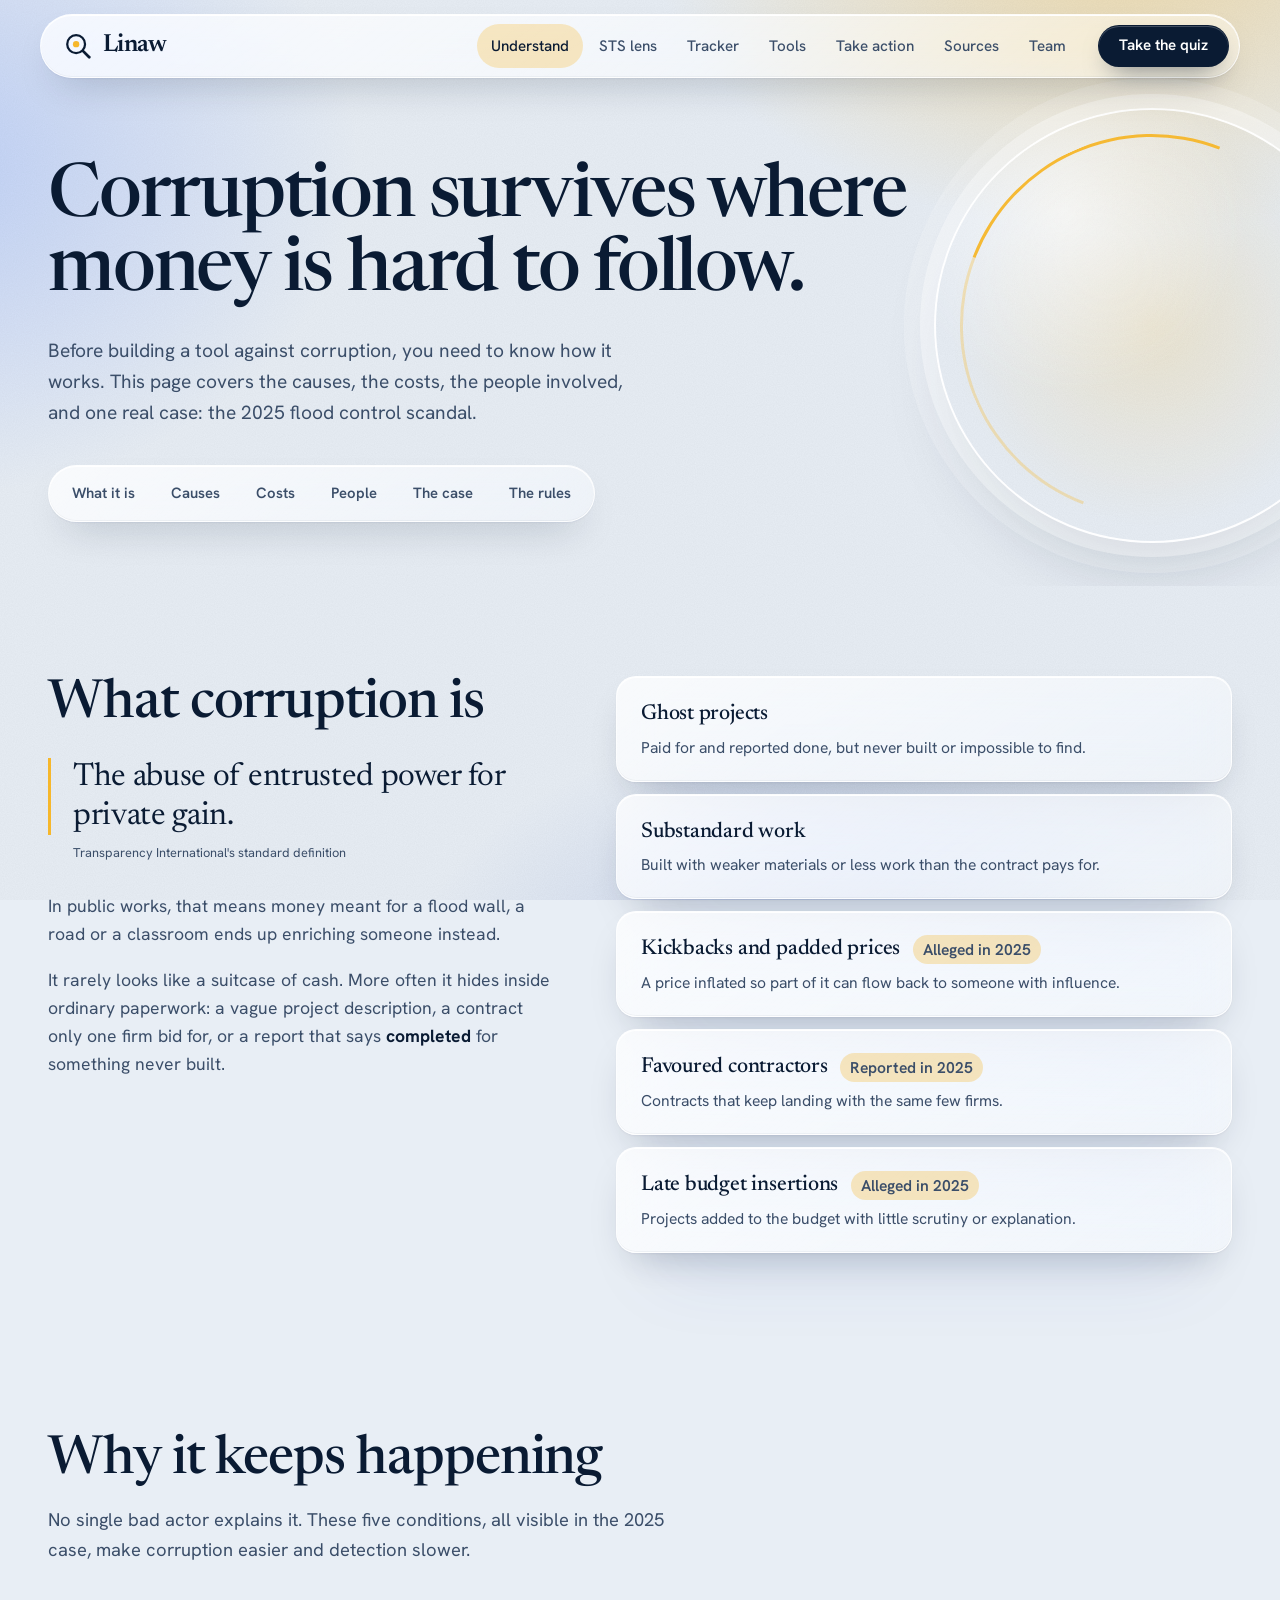
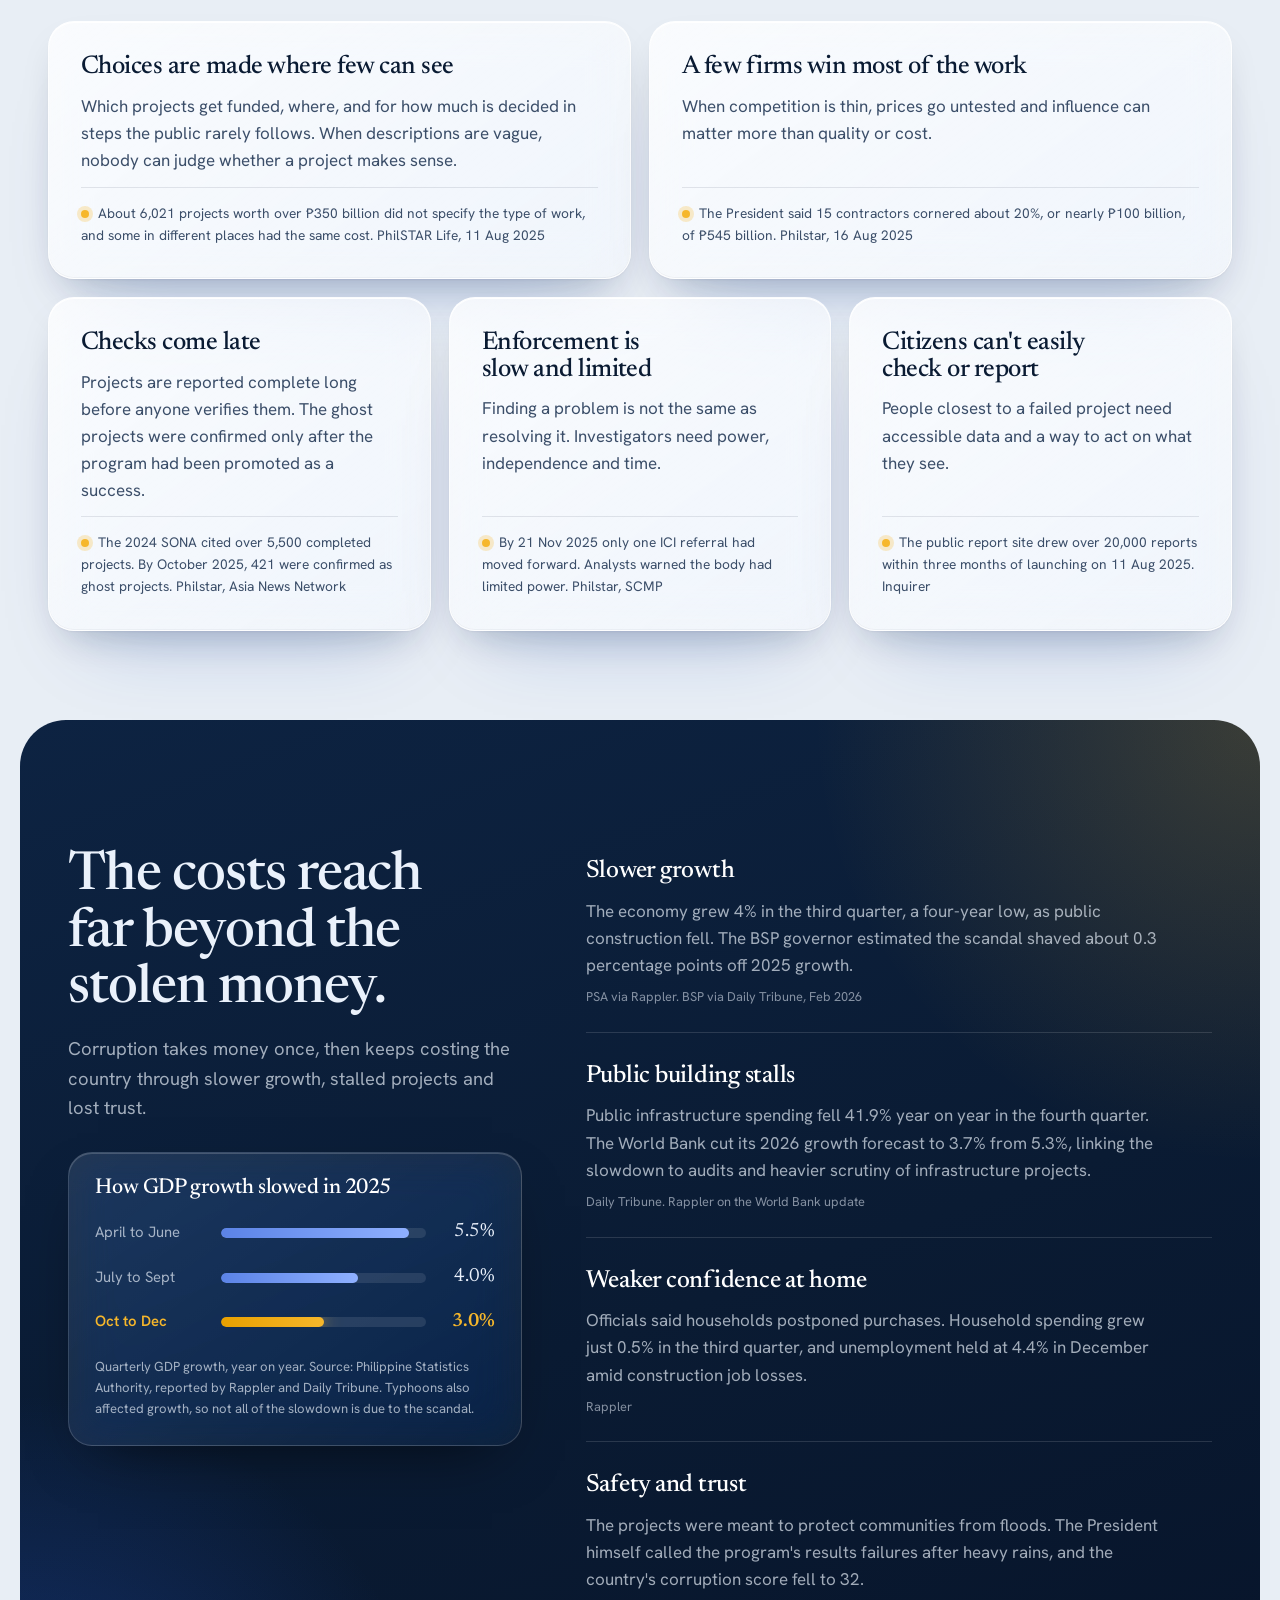
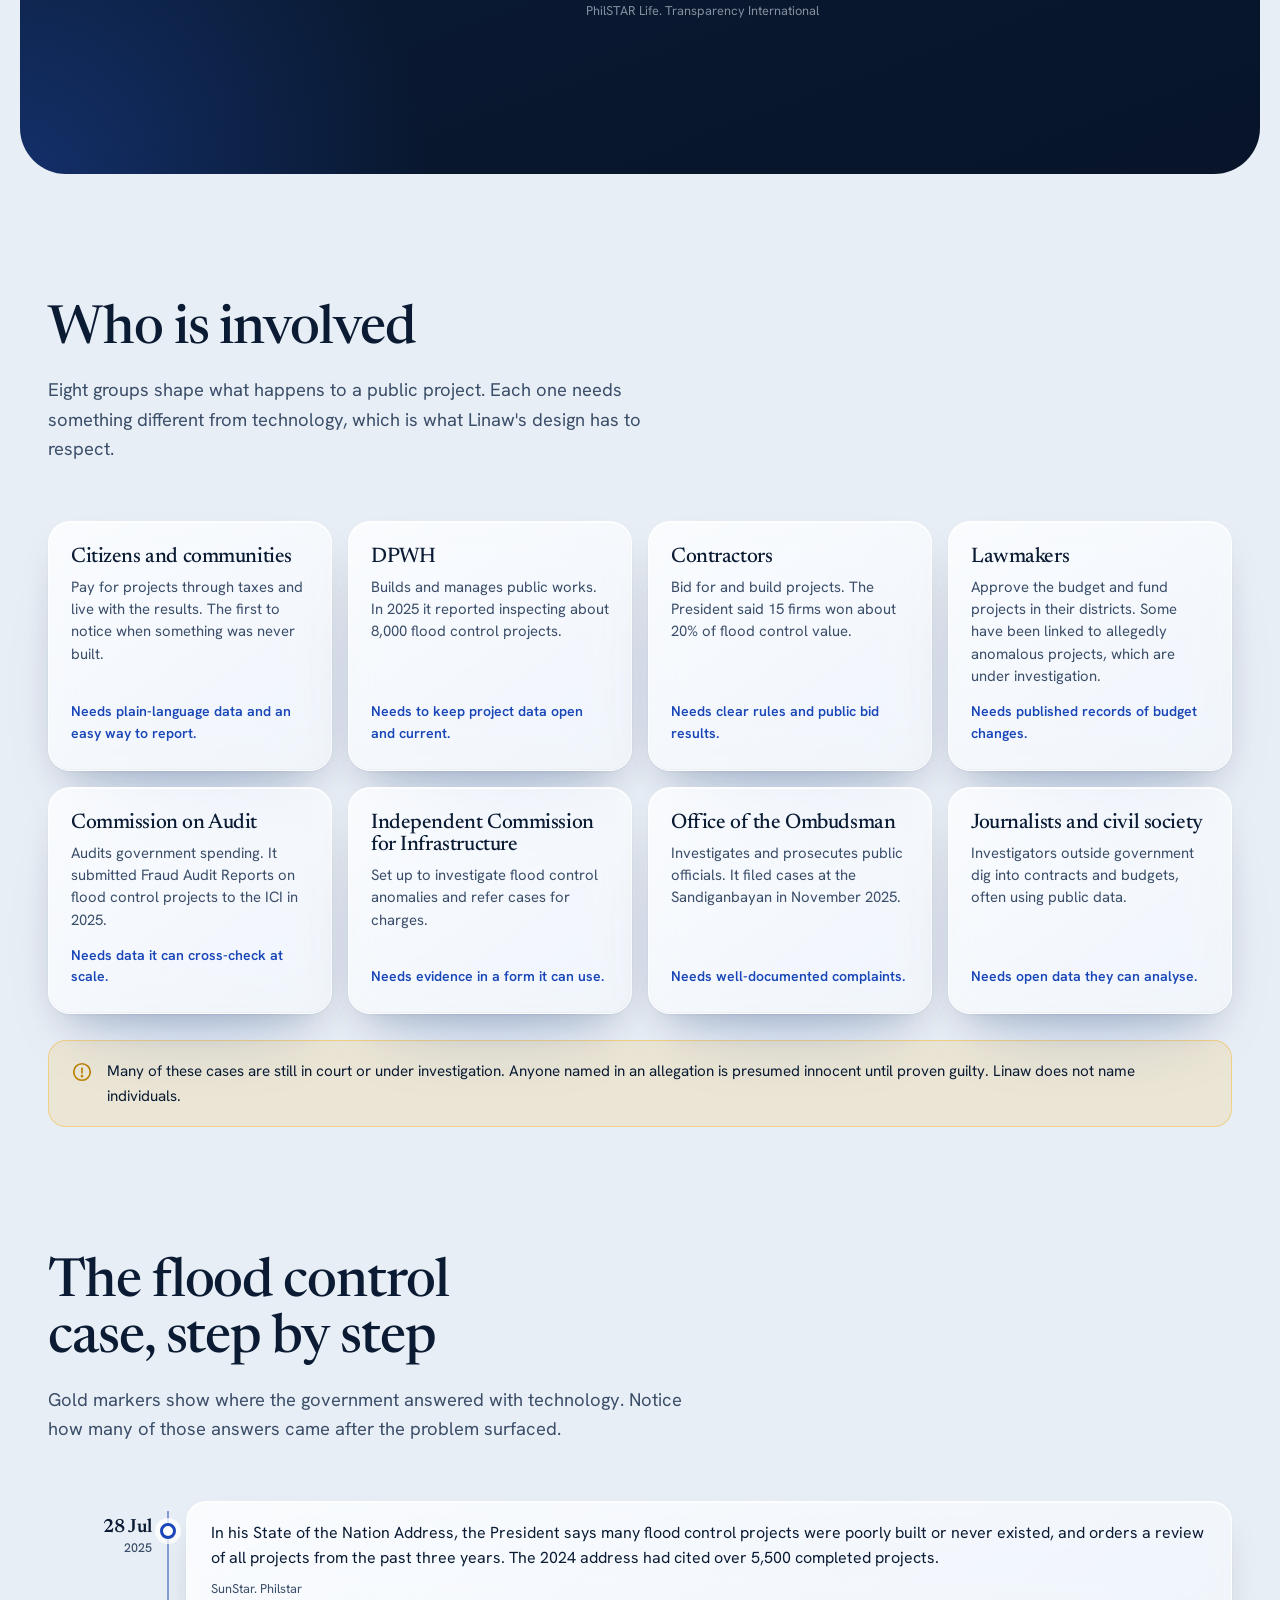
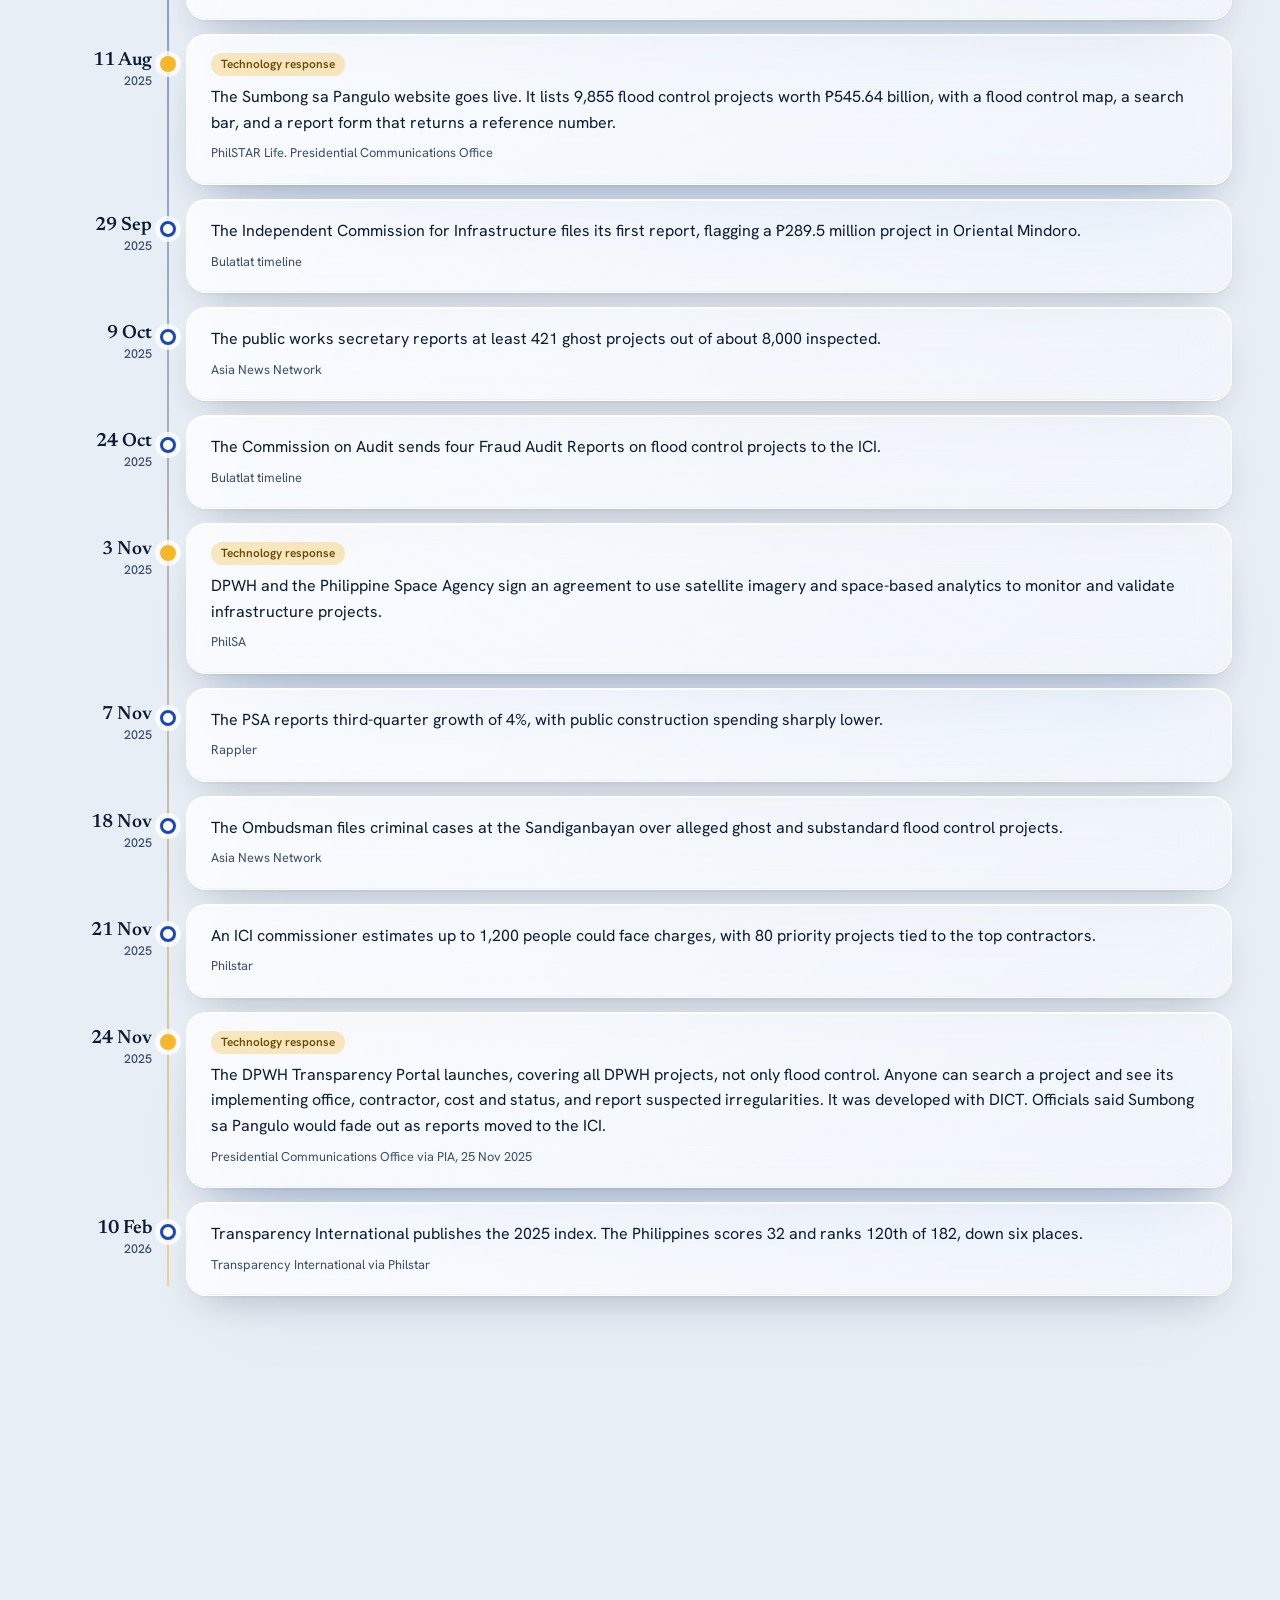
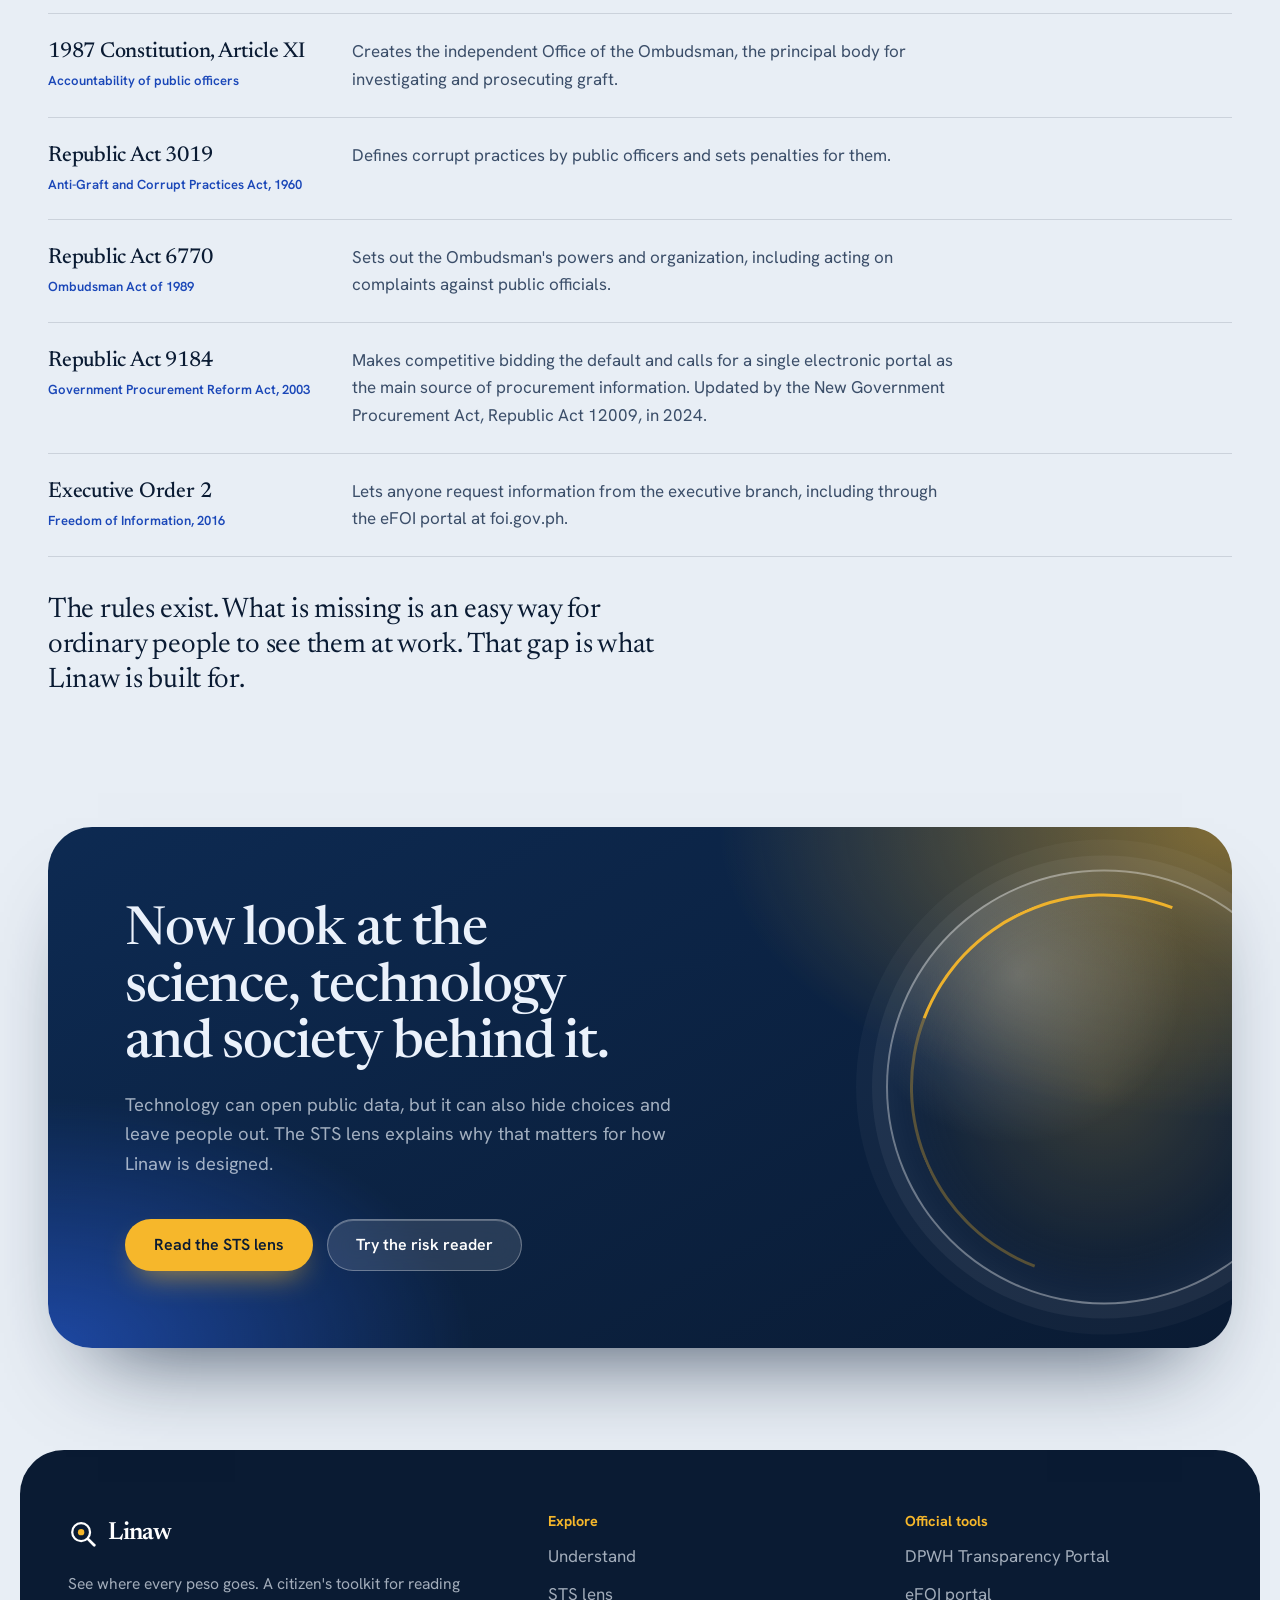
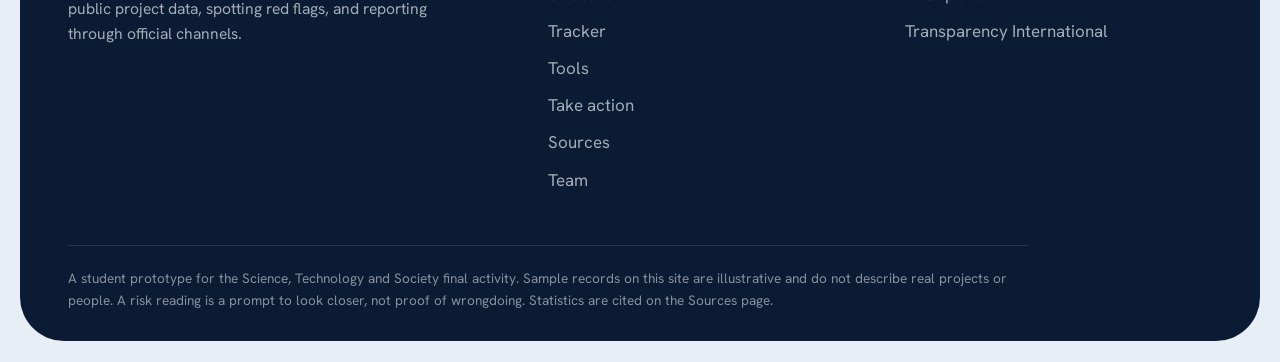
<file: understand.html>
<!doctype html>
<html lang="en">
<head>
  <meta charset="utf-8">
  <meta name="viewport" content="width=device-width, initial-scale=1">
  <title>Understand the problem | Linaw</title>
  <meta name="description" content="How public-works corruption works in the Philippines: causes, costs, who is involved, and the 2025 flood control case, step by step.">
  <meta name="theme-color" content="#e8eef5">
  <link rel="icon" href="assets/favicon.svg" type="image/svg+xml">
  <link rel="preconnect" href="https://fonts.googleapis.com">
  <link rel="preconnect" href="https://fonts.gstatic.com" crossorigin>
  <link href="https://fonts.googleapis.com/css2?family=Hanken+Grotesk:wght@400;500;600;700&family=Newsreader:ital,opsz,wght@0,6..72,400..700;1,6..72,400..700&display=swap" rel="stylesheet">
  <link rel="stylesheet" href="css/styles.css">
  <script>document.documentElement.classList.add("js");</script>
</head>
<body>
  <div data-chrome="header"></div>

  <main id="main">

    <header class="page-hero">
      <div class="page-ring" aria-hidden="true"></div>
      <div class="wrap">
        <h1 class="page-title">Corruption survives where money is hard to follow.</h1>
        <p class="page-lede">Before building a tool against corruption, you need to know how it works. This page covers the causes, the costs, the people involved, and one real case: the 2025 flood control scandal.</p>
        <nav class="jump glass" aria-label="On this page">
          <a href="#what">What it is</a>
          <a href="#causes">Causes</a>
          <a href="#costs">Costs</a>
          <a href="#people">People</a>
          <a href="#case">The case</a>
          <a href="#rules">The rules</a>
        </nav>
      </div>
    </header>

    <!-- WHAT IT IS -->
    <section class="section section--tight" id="what" aria-labelledby="what-title">
      <div class="wrap two">
        <div>
          <div class="sec-head" data-focus style="margin-bottom:0">
            <h2 id="what-title">What corruption is</h2>
          </div>
          <blockquote class="pull">The abuse of entrusted power for private gain.</blockquote>
          <cite class="src">Transparency International's standard definition</cite>
          <div class="prose" style="margin-top:28px">
            <p>In public works, that means money meant for a flood wall, a road or a classroom ends up enriching someone instead.</p>
            <p>It rarely looks like a suitcase of cash. More often it hides inside ordinary paperwork: a vague project description, a contract only one firm bid for, or a report that says <strong>completed</strong> for something never built.</p>
          </div>
        </div>

        <div class="facets" aria-label="Common forms in public works">
          <div class="facet glass"><strong>Ghost projects</strong><span>Paid for and reported done, but never built or impossible to find.</span></div>
          <div class="facet glass"><strong>Substandard work</strong><span>Built with weaker materials or less work than the contract pays for.</span></div>
          <div class="facet glass"><strong>Kickbacks and padded prices <span class="tag">Alleged in 2025</span></strong><span>A price inflated so part of it can flow back to someone with influence.</span></div>
          <div class="facet glass"><strong>Favoured contractors <span class="tag">Reported in 2025</span></strong><span>Contracts that keep landing with the same few firms.</span></div>
          <div class="facet glass"><strong>Late budget insertions <span class="tag">Alleged in 2025</span></strong><span>Projects added to the budget with little scrutiny or explanation.</span></div>
        </div>
      </div>
    </section>

    <!-- CAUSES -->
    <section class="section section--tight" id="causes" aria-labelledby="causes-title">
      <div class="wrap">
        <div class="sec-head" data-focus>
          <h2 id="causes-title">Why it keeps happening</h2>
          <p>No single bad actor explains it. These five conditions, all visible in the 2025 case, make corruption easier and detection slower.</p>
        </div>

        <div class="bento">
          <article class="cause glass">
            <h3>Choices are made where few can see</h3>
            <p>Which projects get funded, where, and for how much is decided in steps the public rarely follows. When descriptions are vague, nobody can judge whether a project makes sense.</p>
            <p class="evidence">About 6,021 projects worth over ₱350 billion did not specify the type of work, and some in different places had the same cost. PhilSTAR Life, 11 Aug 2025</p>
          </article>
          <article class="cause glass">
            <h3>A few firms win most of the work</h3>
            <p>When competition is thin, prices go untested and influence can matter more than quality or cost.</p>
            <p class="evidence">The President said 15 contractors cornered about 20%, or nearly ₱100 billion, of ₱545 billion. Philstar, 16 Aug 2025</p>
          </article>
          <article class="cause glass">
            <h3>Checks come late</h3>
            <p>Projects are reported complete long before anyone verifies them. The ghost projects were confirmed only after the program had been promoted as a success.</p>
            <p class="evidence">The 2024 SONA cited over 5,500 completed projects. By October 2025, 421 were confirmed as ghost projects. Philstar, Asia News Network</p>
          </article>
          <article class="cause glass">
            <h3>Enforcement is slow and limited</h3>
            <p>Finding a problem is not the same as resolving it. Investigators need power, independence and time.</p>
            <p class="evidence">By 21 Nov 2025 only one ICI referral had moved forward. Analysts warned the body had limited power. Philstar, SCMP</p>
          </article>
          <article class="cause glass">
            <h3>Citizens can't easily check or report</h3>
            <p>People closest to a failed project need accessible data and a way to act on what they see.</p>
            <p class="evidence">The public report site drew over 20,000 reports within three months of launching on 11 Aug 2025. Inquirer</p>
          </article>
        </div>
      </div>
    </section>

    <!-- COSTS -->
    <section class="band--ink section" id="costs" aria-labelledby="costs-title">
      <div class="wrap problem">
        <div>
          <div class="sec-head" data-focus>
            <h2 id="costs-title">The costs reach far beyond the stolen money.</h2>
            <p>Corruption takes money once, then keeps costing the country through slower growth, stalled projects and lost trust.</p>
          </div>
          <div class="compare compare--pct glass glass--ink" data-bars>
            <h3>How GDP growth slowed in 2025</h3>
            <div class="bar"><span class="bar__label">April to June</span><span class="bar__track"><span class="bar__fill" style="--w:91.7%"></span></span><span class="bar__val">5.5%</span></div>
            <div class="bar"><span class="bar__label">July to Sept</span><span class="bar__track"><span class="bar__fill" style="--w:66.7%"></span></span><span class="bar__val">4.0%</span></div>
            <div class="bar bar--hl"><span class="bar__label">Oct to Dec</span><span class="bar__track"><span class="bar__fill" style="--w:50%"></span></span><span class="bar__val">3.0%</span></div>
            <p class="compare__note">Quarterly GDP growth, year on year. Source: Philippine Statistics Authority, reported by Rappler and Daily Tribune. Typhoons also affected growth, so not all of the slowdown is due to the scandal.</p>
          </div>
        </div>

        <div class="effects" data-ledger>
          <div class="effect">
            <strong>Slower growth</strong>
            <p>The economy grew 4% in the third quarter, a four-year low, as public construction fell. The BSP governor estimated the scandal shaved about 0.3 percentage points off 2025 growth.</p>
            <cite class="src">PSA via Rappler. BSP via Daily Tribune, Feb 2026</cite>
          </div>
          <div class="effect">
            <strong>Public building stalls</strong>
            <p>Public infrastructure spending fell 41.9% year on year in the fourth quarter. The World Bank cut its 2026 growth forecast to 3.7% from 5.3%, linking the slowdown to audits and heavier scrutiny of infrastructure projects.</p>
            <cite class="src">Daily Tribune. Rappler on the World Bank update</cite>
          </div>
          <div class="effect">
            <strong>Weaker confidence at home</strong>
            <p>Officials said households postponed purchases. Household spending grew just 0.5% in the third quarter, and unemployment held at 4.4% in December amid construction job losses.</p>
            <cite class="src">Rappler</cite>
          </div>
          <div class="effect">
            <strong>Safety and trust</strong>
            <p>The projects were meant to protect communities from floods. The President himself called the program's results failures after heavy rains, and the country's corruption score fell to 32.</p>
            <cite class="src">PhilSTAR Life. Transparency International</cite>
          </div>
        </div>
      </div>
    </section>

    <!-- PEOPLE -->
    <section class="section" id="people" aria-labelledby="people-title">
      <div class="wrap">
        <div class="sec-head" data-focus>
          <h2 id="people-title">Who is involved</h2>
          <p>Eight groups shape what happens to a public project. Each one needs something different from technology, which is what Linaw's design has to respect.</p>
        </div>

        <div class="cast">
          <article class="actor glass">
            <h3>Citizens and communities</h3>
            <p>Pay for projects through taxes and live with the results. The first to notice when something was never built.</p>
            <p class="needs">Needs plain-language data and an easy way to report.</p>
          </article>
          <article class="actor glass">
            <h3>DPWH</h3>
            <p>Builds and manages public works. In 2025 it reported inspecting about 8,000 flood control projects.</p>
            <p class="needs">Needs to keep project data open and current.</p>
          </article>
          <article class="actor glass">
            <h3>Contractors</h3>
            <p>Bid for and build projects. The President said 15 firms won about 20% of flood control value.</p>
            <p class="needs">Needs clear rules and public bid results.</p>
          </article>
          <article class="actor glass">
            <h3>Lawmakers</h3>
            <p>Approve the budget and fund projects in their districts. Some have been linked to allegedly anomalous projects, which are under investigation.</p>
            <p class="needs">Needs published records of budget changes.</p>
          </article>
          <article class="actor glass">
            <h3>Commission on Audit</h3>
            <p>Audits government spending. It submitted Fraud Audit Reports on flood control projects to the ICI in 2025.</p>
            <p class="needs">Needs data it can cross-check at scale.</p>
          </article>
          <article class="actor glass">
            <h3>Independent Commission for Infrastructure</h3>
            <p>Set up to investigate flood control anomalies and refer cases for charges.</p>
            <p class="needs">Needs evidence in a form it can use.</p>
          </article>
          <article class="actor glass">
            <h3>Office of the Ombudsman</h3>
            <p>Investigates and prosecutes public officials. It filed cases at the Sandiganbayan in November 2025.</p>
            <p class="needs">Needs well-documented complaints.</p>
          </article>
          <article class="actor glass">
            <h3>Journalists and civil society</h3>
            <p>Investigators outside government dig into contracts and budgets, often using public data.</p>
            <p class="needs">Needs open data they can analyse.</p>
          </article>
        </div>

        <p class="note">
          <svg viewBox="0 0 24 24" aria-hidden="true"><circle cx="12" cy="12" r="9"/><path d="M12 8v5"/><circle cx="12" cy="16.5" r=".6"/></svg>
          <span>Many of these cases are still in court or under investigation. Anyone named in an allegation is presumed innocent until proven guilty. Linaw does not name individuals.</span>
        </p>
      </div>
    </section>

    <!-- THE CASE -->
    <section class="section" id="case" style="padding-top:0" aria-labelledby="case-title">
      <div class="wrap">
        <div class="sec-head" data-focus>
          <h2 id="case-title">The flood control case, step by step</h2>
          <p>Gold markers show where the government answered with technology. Notice how many of those answers came after the problem surfaced.</p>
        </div>

        <ol class="timeline">
          <li class="tl"><div class="tl__date">28 Jul<small>2025</small></div><div class="glass"><p>In his State of the Nation Address, the President says many flood control projects were poorly built or never existed, and orders a review of all projects from the past three years. The 2024 address had cited over 5,500 completed projects.</p><cite class="src">SunStar. Philstar</cite></div></li>
          <li class="tl tl--tech"><div class="tl__date">11 Aug<small>2025</small></div><div class="glass"><span class="tag">Technology response</span><p>The Sumbong sa Pangulo website goes live. It lists 9,855 flood control projects worth ₱545.64 billion, with a flood control map, a search bar, and a report form that returns a reference number.</p><cite class="src">PhilSTAR Life. Presidential Communications Office</cite></div></li>
          <li class="tl"><div class="tl__date">29 Sep<small>2025</small></div><div class="glass"><p>The Independent Commission for Infrastructure files its first report, flagging a ₱289.5 million project in Oriental Mindoro.</p><cite class="src">Bulatlat timeline</cite></div></li>
          <li class="tl"><div class="tl__date">9 Oct<small>2025</small></div><div class="glass"><p>The public works secretary reports at least 421 ghost projects out of about 8,000 inspected.</p><cite class="src">Asia News Network</cite></div></li>
          <li class="tl"><div class="tl__date">24 Oct<small>2025</small></div><div class="glass"><p>The Commission on Audit sends four Fraud Audit Reports on flood control projects to the ICI.</p><cite class="src">Bulatlat timeline</cite></div></li>
          <li class="tl tl--tech"><div class="tl__date">3 Nov<small>2025</small></div><div class="glass"><span class="tag">Technology response</span><p>DPWH and the Philippine Space Agency sign an agreement to use satellite imagery and space-based analytics to monitor and validate infrastructure projects.</p><cite class="src">PhilSA</cite></div></li>
          <li class="tl"><div class="tl__date">7 Nov<small>2025</small></div><div class="glass"><p>The PSA reports third-quarter growth of 4%, with public construction spending sharply lower.</p><cite class="src">Rappler</cite></div></li>
          <li class="tl"><div class="tl__date">18 Nov<small>2025</small></div><div class="glass"><p>The Ombudsman files criminal cases at the Sandiganbayan over alleged ghost and substandard flood control projects.</p><cite class="src">Asia News Network</cite></div></li>
          <li class="tl"><div class="tl__date">21 Nov<small>2025</small></div><div class="glass"><p>An ICI commissioner estimates up to 1,200 people could face charges, with 80 priority projects tied to the top contractors.</p><cite class="src">Philstar</cite></div></li>
          <li class="tl tl--tech"><div class="tl__date">24 Nov<small>2025</small></div><div class="glass"><span class="tag">Technology response</span><p>The DPWH Transparency Portal launches, covering all DPWH projects, not only flood control. Anyone can search a project and see its implementing office, contractor, cost and status, and report suspected irregularities. It was developed with DICT. Officials said Sumbong sa Pangulo would fade out as reports moved to the ICI.</p><cite class="src">Presidential Communications Office via PIA, 25 Nov 2025</cite></div></li>
          <li class="tl"><div class="tl__date">10 Feb<small>2026</small></div><div class="glass"><p>Transparency International publishes the 2025 index. The Philippines scores 32 and ranks 120th of 182, down six places.</p><cite class="src">Transparency International via Philstar</cite></div></li>
        </ol>
      </div>
    </section>

    <!-- RULES -->
    <section class="section" id="rules" style="padding-top:0" aria-labelledby="rules-title">
      <div class="wrap">
        <div class="sec-head" data-focus>
          <h2 id="rules-title">The rules that already exist</h2>
          <p>The Philippines does not lack anti-corruption laws. These are the ones most relevant to public works.</p>
        </div>

        <div>
          <div class="law"><div><strong>1987 Constitution, Article XI</strong><small>Accountability of public officers</small></div><p>Creates the independent Office of the Ombudsman, the principal body for investigating and prosecuting graft.</p></div>
          <div class="law"><div><strong>Republic Act 3019</strong><small>Anti-Graft and Corrupt Practices Act, 1960</small></div><p>Defines corrupt practices by public officers and sets penalties for them.</p></div>
          <div class="law"><div><strong>Republic Act 6770</strong><small>Ombudsman Act of 1989</small></div><p>Sets out the Ombudsman's powers and organization, including acting on complaints against public officials.</p></div>
          <div class="law"><div><strong>Republic Act 9184</strong><small>Government Procurement Reform Act, 2003</small></div><p>Makes competitive bidding the default and calls for a single electronic portal as the main source of procurement information. Updated by the New Government Procurement Act, Republic Act 12009, in 2024.</p></div>
          <div class="law"><div><strong>Executive Order 2</strong><small>Freedom of Information, 2016</small></div><p>Lets anyone request information from the executive branch, including through the eFOI portal at foi.gov.ph.</p></div>
        </div>

        <p class="punch">The rules exist. What is missing is an easy way for ordinary people to see them at work. That gap is what Linaw is built for.</p>
      </div>
    </section>

    <!-- NEXT -->
    <section class="wrap" aria-labelledby="next-title">
      <div class="cta">
        <div class="cta__lens" aria-hidden="true"></div>
        <h2 id="next-title">Now look at the science, technology and society behind it.</h2>
        <p>Technology can open public data, but it can also hide choices and leave people out. The STS lens explains why that matters for how Linaw is designed.</p>
        <div class="hero__actions">
          <a class="btn btn--gold" href="sts.html"><span>Read the STS lens</span></a>
          <a class="btn btn--glass" href="index.html#tools"><span>Try the risk reader</span></a>
        </div>
      </div>
    </section>

  </main>

  <div data-chrome="footer"></div>
  <script src="js/main.js"></script>
</body>
</html>
</file>
<file: css/styles.css>
/* =========================================================
   LINAW — design system
   Concept: clarity vs. opacity. Public money should be easy to see.
   Palette: mist, ink navy, flag blue, sun gold, signal red.
   Type: Newsreader (display) + Hanken Grotesk (interface).
   ========================================================= */

:root {
  /* colour */
  --ink: #0a1b33;
  --ink-2: #14304f;
  --ink-soft: #3b4e69;
  --mist: #e8eef5;
  --mist-2: #dbe5f0;
  --paper: #ffffff;
  --blue: #1a47b8;
  --blue-2: #2f6bff;
  --gold: #f6b72b;
  --gold-deep: #b97f00;
  --red: #d8343f;
  --green: #10936f;
  --on-ink: #eaf1fb;
  --on-ink-soft: rgba(234, 241, 251, 0.68);

  /* type */
  --font-display: "Newsreader", "Iowan Old Style", "Palatino Linotype", Georgia, serif;
  --font-ui: "Hanken Grotesk", "Segoe UI", system-ui, -apple-system, sans-serif;
  --step--1: 0.875rem;
  --step-0: 1.0625rem;
  --step-1: 1.25rem;
  --step-2: 1.6rem;
  --step-3: clamp(1.8rem, 2.6vw, 2.3rem);
  --step-4: clamp(2.3rem, 4.2vw, 3.6rem);
  --step-5: clamp(2.85rem, 6.3vw, 5.9rem);

  /* shape + motion */
  --r-sm: 10px;
  --r-md: 18px;
  --r-lg: 28px;
  --ease: cubic-bezier(0.2, 0.7, 0.2, 1);
  --gutter: clamp(18px, 4vw, 48px);
  --section-y: clamp(72px, 10vw, 132px);
}

*, *::before, *::after { box-sizing: border-box; }
[hidden] { display: none !important; }

html {
  -webkit-text-size-adjust: 100%;
  scroll-behavior: smooth;
  background: var(--mist);
}

body {
  margin: 0;
  font-family: var(--font-ui);
  font-size: var(--step-0);
  line-height: 1.6;
  color: var(--ink);
  -webkit-font-smoothing: antialiased;
  text-rendering: optimizeLegibility;
  overflow-x: clip;
}

/* ambient light: sun from the top right, sea from the left */
body::before {
  content: "";
  position: fixed;
  inset: 0;
  z-index: -2;
  background:
    radial-gradient(60vw 55vh at 88% -8%, rgba(246, 183, 43, 0.38), transparent 62%),
    radial-gradient(55vw 60vh at -6% 18%, rgba(47, 107, 255, 0.22), transparent 62%),
    radial-gradient(50vw 50vh at 62% 112%, rgba(26, 71, 184, 0.16), transparent 62%),
    var(--mist);
}
/* fine paper grain */
body::after {
  content: "";
  position: fixed;
  inset: 0;
  z-index: -1;
  pointer-events: none;
  opacity: 0.07;
  mix-blend-mode: multiply;
  background-image: url("data:image/svg+xml;utf8,<svg xmlns='http://www.w3.org/2000/svg' width='160' height='160'><filter id='n'><feTurbulence type='fractalNoise' baseFrequency='.9' numOctaves='2' stitchTiles='stitch'/><feColorMatrix values='0 0 0 0 0  0 0 0 0 0  0 0 0 0 0  0 0 0 .55 0'/></filter><rect width='100%' height='100%' filter='url(%23n)'/></svg>");
}

img, svg { display: block; max-width: 100%; }
a { color: inherit; }
p { margin: 0; }

h1, h2, h3, h4 {
  margin: 0;
  font-family: var(--font-display);
  font-weight: 500;
  line-height: 1.05;
  letter-spacing: -0.02em;
  text-wrap: balance;
  font-optical-sizing: auto;
}

:focus-visible {
  outline: 3px solid var(--blue-2);
  outline-offset: 3px;
  border-radius: 6px;
}

::selection { background: var(--gold); color: var(--ink); }

.wrap {
  width: min(1240px, 100% - 2 * var(--gutter));
  margin-inline: auto;
}

.section { padding-block: var(--section-y); }
section[id] { scroll-margin-top: 96px; }

.skip {
  position: fixed;
  left: 16px;
  top: -80px;
  z-index: 100;
  background: var(--ink);
  color: #fff;
  padding: 12px 18px;
  border-radius: 12px;
  text-decoration: none;
  transition: top 0.2s;
}
.skip:focus { top: 14px; }

/* ---------- glass ---------- */
.glass {
  position: relative;
  isolation: isolate;
  border-radius: var(--r-lg);
  background: linear-gradient(145deg, rgba(255, 255, 255, 0.78), rgba(255, 255, 255, 0.42));
  border: 1px solid rgba(255, 255, 255, 0.78);
  -webkit-backdrop-filter: blur(22px) saturate(1.6);
  backdrop-filter: blur(22px) saturate(1.6);
  box-shadow:
    inset 0 1px 0 rgba(255, 255, 255, 0.95),
    inset 0 -1px 0 rgba(10, 27, 51, 0.04),
    0 1px 2px rgba(10, 27, 51, 0.05),
    0 18px 40px -18px rgba(10, 27, 51, 0.28),
    0 44px 80px -44px rgba(26, 71, 184, 0.28);
}
.glass::after {
  content: "";
  position: absolute;
  inset: 0;
  z-index: 0;
  border-radius: inherit;
  pointer-events: none;
  background: radial-gradient(380px circle at var(--mx, 50%) var(--my, 0%), rgba(255, 255, 255, 0.7), transparent 46%);
  opacity: 0;
  transition: opacity 0.35s var(--ease);
}
.glass:hover::after { opacity: 1; }
.glass > * { position: relative; z-index: 1; }

.glass--ink {
  background: linear-gradient(145deg, rgba(255, 255, 255, 0.11), rgba(255, 255, 255, 0.03));
  border-color: rgba(255, 255, 255, 0.16);
  box-shadow:
    inset 0 1px 0 rgba(255, 255, 255, 0.18),
    0 24px 60px -30px rgba(0, 0, 0, 0.7);
}
.glass--ink::after {
  background: radial-gradient(380px circle at var(--mx, 50%) var(--my, 0%), rgba(246, 183, 43, 0.16), transparent 46%);
}

/* ---------- buttons ---------- */
.btn {
  display: inline-flex;
  align-items: center;
  justify-content: center;
  height: 52px;
  padding: 0 28px;
  border-radius: 999px;
  border: 1px solid transparent;
  font: 600 1rem/1 var(--font-ui);
  text-decoration: none;
  cursor: pointer;
  position: relative;
  overflow: hidden;
  isolation: isolate;
  transition: transform 0.25s var(--ease), box-shadow 0.25s var(--ease), background-color 0.25s;
}
.btn > span { position: relative; z-index: 1; }
.btn--primary {
  background: var(--ink);
  color: #fff;
  box-shadow: inset 0 1px 0 rgba(255, 255, 255, 0.22), 0 12px 26px -12px rgba(10, 27, 51, 0.65);
}
.btn--primary::before {
  content: "";
  position: absolute;
  inset: 0;
  background: linear-gradient(110deg, transparent 30%, rgba(246, 183, 43, 0.6) 50%, transparent 70%);
  transform: translateX(-120%);
  transition: transform 0.75s var(--ease);
}
.btn--primary:hover { transform: translateY(-2px); box-shadow: inset 0 1px 0 rgba(255, 255, 255, 0.22), 0 18px 34px -12px rgba(10, 27, 51, 0.7), 0 0 0 4px rgba(246, 183, 43, 0.3); }
.btn--primary:hover::before { transform: translateX(120%); }
.btn--glass {
  color: var(--ink);
  background: rgba(255, 255, 255, 0.55);
  border-color: rgba(255, 255, 255, 0.85);
  -webkit-backdrop-filter: blur(14px);
  backdrop-filter: blur(14px);
  box-shadow: inset 0 1px 0 #fff, 0 10px 24px -14px rgba(10, 27, 51, 0.35);
}
.btn--glass:hover { transform: translateY(-2px); background: rgba(255, 255, 255, 0.85); box-shadow: inset 0 1px 0 #fff, 0 16px 30px -14px rgba(10, 27, 51, 0.4); }
.btn--gold { background: var(--gold); color: var(--ink); box-shadow: 0 14px 30px -12px rgba(246, 183, 43, 0.7); }
.btn--gold:hover { transform: translateY(-2px); box-shadow: 0 18px 36px -12px rgba(246, 183, 43, 0.9), 0 0 0 4px rgba(255, 255, 255, 0.25); }
.btn--sm { height: 42px; padding: 0 20px; font-size: 0.95rem; }

.linkbtn {
  appearance: none;
  background: none;
  border: 0;
  padding: 0;
  font: 600 0.95rem/1.2 var(--font-ui);
  color: var(--blue);
  cursor: pointer;
  text-decoration: underline;
  text-decoration-thickness: 2px;
  text-underline-offset: 5px;
  text-decoration-color: rgba(26, 71, 184, 0.35);
  transition: text-decoration-color 0.2s;
}
.linkbtn:hover { text-decoration-color: var(--blue); }

/* ---------- header ---------- */
.site-header {
  position: fixed;
  top: 14px;
  left: 0;
  right: 0;
  z-index: 50;
  display: flex;
  justify-content: center;
  padding-inline: 12px;
  pointer-events: none;
}
.nav {
  pointer-events: auto;
  width: min(1200px, 100%);
  height: 64px;
  display: flex;
  align-items: center;
  gap: 8px;
  padding: 0 10px 0 22px;
  border-radius: 999px;
  transition: background 0.3s, box-shadow 0.3s;
}
.nav::after { display: none; }
.site-header.is-scrolled .nav {
  background: linear-gradient(145deg, rgba(255, 255, 255, 0.9), rgba(255, 255, 255, 0.66));
  box-shadow: inset 0 1px 0 #fff, 0 22px 50px -22px rgba(10, 27, 51, 0.45);
}
.brand {
  display: inline-flex;
  align-items: center;
  gap: 10px;
  text-decoration: none;
  font-family: var(--font-display);
  font-size: 1.55rem;
  font-weight: 600;
  letter-spacing: -0.03em;
  margin-right: auto;
}
.brand svg { color: var(--ink); }
.nav__links { display: flex; align-items: center; gap: 2px; margin: 0; padding: 0; list-style: none; }
.nav__links a {
  display: block;
  padding: 10px 14px;
  border-radius: 999px;
  font-size: 0.95rem;
  font-weight: 500;
  color: var(--ink-soft);
  text-decoration: none;
  transition: background 0.2s, color 0.2s;
}
.nav__links a:hover { background: rgba(255, 255, 255, 0.7); color: var(--ink); }
.nav__links a[aria-current="page"] { color: var(--ink); background: rgba(246, 183, 43, 0.28); }
.nav__cta { margin-left: 10px; }
.nav__toggle {
  display: none;
  appearance: none;
  width: 46px;
  height: 46px;
  border: 0;
  border-radius: 50%;
  background: rgba(255, 255, 255, 0.7);
  cursor: pointer;
  color: var(--ink);
  margin-left: 6px;
}
.nav__toggle span, .nav__toggle span::before, .nav__toggle span::after {
  display: block;
  width: 18px;
  height: 2px;
  background: currentColor;
  border-radius: 2px;
  margin: auto;
  position: relative;
  transition: transform 0.3s var(--ease), background 0.2s;
}
.nav__toggle span::before, .nav__toggle span::after { content: ""; position: absolute; left: 0; }
.nav__toggle span::before { top: -6px; }
.nav__toggle span::after { top: 6px; }
.nav__toggle[aria-expanded="true"] span { background: transparent; }
.nav__toggle[aria-expanded="true"] span::before { transform: translateY(6px) rotate(45deg); }
.nav__toggle[aria-expanded="true"] span::after { transform: translateY(-6px) rotate(-45deg); }

@media (max-width: 1020px) {
  .nav__toggle { display: block; }
  .nav__cta { display: none; }
  .nav { position: relative; }
  .nav__links {
    position: absolute;
    top: calc(100% + 10px);
    left: 0;
    right: 0;
    flex-direction: column;
    align-items: stretch;
    padding: 12px;
    border-radius: 24px;
    background: #ffffff;
    border: 1px solid #fff;
    box-shadow: 0 30px 60px -24px rgba(10, 27, 51, 0.5);
    opacity: 0;
    visibility: hidden;
    transform: translateY(-8px);
    transition: opacity 0.25s, transform 0.25s var(--ease), visibility 0.25s;
  }
  .nav__links.is-open { opacity: 1; visibility: visible; transform: none; }
  .nav__links a { padding: 14px 18px; font-size: 1.05rem; }
}

/* ---------- hero + the lens ---------- */
.hero {
  position: relative;
  min-height: 100svh;
  padding: clamp(118px, 15vh, 160px) 0 clamp(56px, 8vh, 96px);
  display: flex;
  align-items: center;
  --lr: 128px;
  touch-action: pan-y;
  overflow: clip;
}
.hero__grid {
  display: grid;
  grid-template-columns: minmax(0, 1.12fr) minmax(0, 0.88fr);
  gap: clamp(36px, 5vw, 84px);
  align-items: center;
}
.hero__title {
  font-size: var(--step-5);
  line-height: 0.98;
  letter-spacing: -0.03em;
  font-weight: 500;
}
.hero__title .w { display: inline-block; }
.hero__sub {
  margin-top: clamp(22px, 3vw, 34px);
  max-width: 33em;
  font-size: clamp(1.08rem, 1.5vw, 1.25rem);
  color: var(--ink-soft);
}
.hero__actions { display: flex; flex-wrap: wrap; gap: 14px; margin-top: clamp(26px, 3.4vw, 40px); }
.lens-bar { display: flex; flex-wrap: wrap; align-items: center; gap: 10px 20px; margin-top: 30px; color: var(--ink-soft); font-size: 0.95rem; }

/* the redaction: a bar over real text, with a hole where the lens is */
.redact { position: relative; display: inline-block; padding: 0.02em 0.12em; margin: -0.02em -0.12em; }
.js .redact::after {
  content: "";
  position: absolute;
  inset: 0;
  background: var(--ink);
  border-radius: 0.1em;
  -webkit-mask-image: radial-gradient(circle at var(--hx, -999px) var(--hy, -999px), transparent 0, transparent calc(var(--lr) - 1px), #000 var(--lr));
  mask-image: radial-gradient(circle at var(--hx, -999px) var(--hy, -999px), transparent 0, transparent calc(var(--lr) - 1px), #000 var(--lr));
  transition: opacity 0.6s var(--ease);
}
.hero__title .redact { background: linear-gradient(transparent 68%, rgba(246, 183, 43, 0.7) 68%); }
.redact--flag { color: var(--red); font-weight: 700; }
.hero.is-clear .redact::after { opacity: 0; }

.lens {
  position: absolute;
  left: 0;
  top: 0;
  z-index: 20;
  width: calc(var(--lr) * 2);
  height: calc(var(--lr) * 2);
  border-radius: 50%;
  pointer-events: none;
  opacity: 0;
  transition: opacity 0.5s;
  will-change: transform;
  border: 2px solid rgba(255, 255, 255, 0.95);
  background: radial-gradient(circle at 30% 24%, rgba(255, 255, 255, 0.2), rgba(255, 255, 255, 0) 30%);
  box-shadow:
    inset 0 0 0 1px rgba(10, 27, 51, 0.1),
    inset 0 0 22px rgba(255, 255, 255, 0.16),
    0 0 0 6px rgba(255, 255, 255, 0.26),
    0 30px 60px -22px rgba(10, 27, 51, 0.5);
  -webkit-backdrop-filter: contrast(1.08) saturate(1.2);
  backdrop-filter: contrast(1.08) saturate(1.2);
}
.lens::before {
  content: "";
  position: absolute;
  inset: 10px;
  border-radius: 50%;
  border: 2px solid transparent;
  border-top-color: rgba(246, 183, 43, 0.95);
  border-left-color: rgba(246, 183, 43, 0.35);
  transform: rotate(-24deg);
}
.hero.has-lens .lens { opacity: 1; }
.hero.is-clear .lens { opacity: 0; }

/* the evidence: illustrative documents */
.dossier { position: relative; display: grid; gap: 0; }
.sheet { padding: clamp(20px, 2.4vw, 30px); border-radius: 24px; }
.sheet--a { transform: rotate(-1.4deg); }
.sheet--b { transform: rotate(1.8deg) translateX(clamp(8px, 3vw, 36px)); margin-top: -18px; }
.sheet__head { display: flex; align-items: center; justify-content: space-between; gap: 12px; margin-bottom: 14px; }
.sheet__title { font-family: var(--font-display); font-size: 1.45rem; font-weight: 600; letter-spacing: -0.02em; }
.chip {
  display: inline-flex;
  align-items: center;
  gap: 6px;
  padding: 5px 12px;
  border-radius: 999px;
  font-size: 0.78rem;
  font-weight: 600;
  background: rgba(10, 27, 51, 0.07);
  color: var(--ink-soft);
}
.rows { margin: 0; }
.rows div {
  display: grid;
  grid-template-columns: 8.2em minmax(0, 1fr);
  gap: 12px;
  padding: 11px 0;
  border-top: 1px solid rgba(10, 27, 51, 0.09);
  align-items: baseline;
}
.rows dt { font-size: 0.88rem; color: var(--ink-soft); }
.rows dd { margin: 0; font-weight: 600; }
.verdict {
  margin-top: 6px;
  padding: 14px 16px;
  border-radius: 16px;
  background: rgba(216, 52, 63, 0.08);
  border: 1px solid rgba(216, 52, 63, 0.18);
  font-size: 0.95rem;
}

/* entrance: one orchestrated moment, everything comes into focus */
@keyframes focus-in {
  from { opacity: 0; filter: blur(14px); transform: translateY(0.12em); }
  to { opacity: 1; filter: blur(0); transform: none; }
}
@keyframes sheet-in {
  from { opacity: 0; filter: blur(12px); translate: 0 24px; }
  to { opacity: 1; filter: blur(0); translate: 0 0; }
}
.js .hero .w { opacity: 0; animation: focus-in 0.95s var(--ease) forwards; animation-delay: calc(var(--i, 0) * 75ms + 150ms); }
.js .hero .rise { opacity: 0; animation: focus-in 0.9s var(--ease) forwards; animation-delay: calc(var(--d, 0) * 1ms + 700ms); }
.js .hero .sheet { opacity: 0; animation: sheet-in 1s var(--ease) forwards; animation-delay: calc(var(--d, 0) * 1ms + 900ms); }

/* scroll: headings sharpen as they arrive */
.ready [data-focus] { opacity: 0; filter: blur(10px); transition: opacity 0.9s var(--ease), filter 0.9s var(--ease); }
.ready [data-focus].is-in { opacity: 1; filter: blur(0); }

@media (max-width: 960px) {
  .hero { min-height: auto; --lr: 92px; }
  .hero__grid { grid-template-columns: 1fr; }
  .sheet--b { transform: rotate(1.2deg); }
}

/* ---------- section headings ---------- */
.sec-head { max-width: 46rem; margin-bottom: clamp(32px, 5vw, 56px); }
.sec-head h2 { font-size: var(--step-4); }
.sec-head p { margin-top: 18px; max-width: 40rem; font-size: 1.15rem; color: var(--ink-soft); }
.band--ink .sec-head p { color: var(--on-ink-soft); }

/* ---------- ink band: the problem ---------- */
.band--ink {
  position: relative;
  margin-inline: clamp(8px, 1.6vw, 22px);
  border-radius: clamp(26px, 4vw, 46px);
  color: var(--on-ink);
  background:
    radial-gradient(60% 70% at 100% 0%, rgba(246, 183, 43, 0.2), transparent 60%),
    radial-gradient(55% 60% at 0% 100%, rgba(47, 107, 255, 0.28), transparent 60%),
    linear-gradient(160deg, #0d2342, var(--ink) 55%, #07142a);
  overflow: hidden;
}
.problem { display: grid; grid-template-columns: minmax(0, 0.84fr) minmax(0, 1.16fr); gap: clamp(32px, 5vw, 76px); align-items: start; }
.problem .sec-head { margin-bottom: 28px; }
.define {
  padding: 18px 22px;
  border-radius: 20px;
  font-size: 0.98rem;
  color: var(--on-ink-soft);
  margin-bottom: 22px;
}
.define strong { color: var(--gold); font-family: var(--font-display); font-size: 1.15rem; font-weight: 600; margin-right: 4px; }

.compare { padding: 24px 26px 26px; border-radius: 24px; }
.compare h3 { font-size: 1.35rem; margin-bottom: 18px; color: #fff; }
.bar { display: grid; grid-template-columns: 8.6rem minmax(0, 1fr) 2.4rem; gap: 14px; align-items: center; margin-top: 14px; font-size: 0.93rem; }
.bar__label { color: var(--on-ink-soft); }
.bar__track { height: 10px; border-radius: 999px; background: rgba(255, 255, 255, 0.1); overflow: hidden; }
.bar__fill { display: block; height: 100%; width: 0; border-radius: inherit; background: linear-gradient(90deg, #5b83e6, #8fb0ff); transition: width 1.5s var(--ease); }
.bar__val { font-family: var(--font-display); font-size: 1.2rem; text-align: right; font-variant-numeric: lining-nums tabular-nums; }
.bar--ph .bar__label, .bar--ph .bar__val { color: var(--gold); font-weight: 600; }
.bar--ph .bar__fill { background: linear-gradient(90deg, #e8a000, var(--gold)); box-shadow: 0 0 18px rgba(246, 183, 43, 0.7); }
.is-in .bar__fill { width: var(--w); }
.compare__note { margin-top: 18px; font-size: 0.82rem; color: var(--on-ink-soft); }

.ledger { padding: clamp(6px, 1vw, 12px) clamp(22px, 3vw, 40px); border-radius: 30px; }
.ledger__row {
  position: relative;
  display: grid;
  grid-template-columns: minmax(0, 1fr) auto;
  align-items: end;
  gap: 8px 24px;
  padding: 28px 0;
  border-bottom: 1px solid rgba(255, 255, 255, 0.13);
}
.ledger__row:last-child { border-bottom: 0; }
.ledger__row::before {
  content: "";
  position: absolute;
  left: -22px;
  top: 22px;
  bottom: 22px;
  width: 3px;
  border-radius: 3px;
  background: var(--gold);
  transform: scaleY(0);
  transition: transform 0.4s var(--ease);
}
.ledger__row:hover::before { transform: scaleY(1); }
.ledger__label strong { display: block; font-family: var(--font-display); font-weight: 500; font-size: 1.45rem; color: #fff; letter-spacing: -0.01em; line-height: 1.15; margin-bottom: 6px; }
.ledger__label span { color: var(--on-ink-soft); font-size: 0.98rem; display: block; max-width: 32rem; }
.ledger__value { font-family: var(--font-display); font-size: clamp(2.1rem, 3.6vw, 3.3rem); line-height: 1; color: var(--gold); white-space: nowrap; font-variant-numeric: lining-nums tabular-nums; letter-spacing: -0.03em; text-align: right; }
.ledger__value small { font-size: 0.36em; letter-spacing: 0; color: #fff; opacity: 0.85; margin-left: 0.25em; font-family: var(--font-ui); font-weight: 600; }
.ledger__value .pre { margin: 0 0.5em 0 0; font-size: 0.3em; }
.ledger__src { grid-column: 1 / -1; font-size: 0.8rem; color: rgba(234, 241, 251, 0.5); }

@media (max-width: 960px) {
  .problem { grid-template-columns: 1fr; }
  .ledger__row { grid-template-columns: 1fr; }
  .ledger__value { text-align: left; }
  .ledger__row::before { left: -14px; }
}
@media (max-width: 520px) {
  .bar { grid-template-columns: 6.4rem minmax(0, 1fr) 2rem; gap: 10px; }
}

/* ---------- the five checkpoints ---------- */
.steps { position: relative; display: grid; grid-template-columns: repeat(5, minmax(0, 1fr)); gap: 18px; margin: 0; padding: 0; list-style: none; }
.steps::before {
  content: "";
  position: absolute;
  left: 23px;
  right: 23px;
  top: 22px;
  height: 2px;
  background: linear-gradient(90deg, var(--blue), var(--gold));
  opacity: 0.55;
}
.step { position: relative; padding-top: 58px; }
.step__node {
  position: absolute;
  top: 0;
  left: 0;
  width: 46px;
  height: 46px;
  display: grid;
  place-items: center;
  border-radius: 50%;
  background: var(--ink);
  color: #fff;
  font-family: var(--font-display);
  font-size: 1.2rem;
  font-weight: 600;
  box-shadow: 0 0 0 6px rgba(255, 255, 255, 0.65), 0 12px 24px -8px rgba(10, 27, 51, 0.55);
  transition: background 0.3s, color 0.3s, transform 0.3s var(--ease);
}
.step:hover .step__node { background: var(--gold); color: var(--ink); transform: scale(1.08); }
.step .glass { height: 100%; padding: 22px 20px 24px; border-radius: 22px; transition: transform 0.35s var(--ease), box-shadow 0.35s; }
.step:hover .glass { transform: translateY(-5px); }
.step h3 { font-size: 1.55rem; margin-bottom: 12px; }
.step h4 { font-family: var(--font-ui); font-size: 0.82rem; font-weight: 700; letter-spacing: 0; color: var(--ink-soft); margin: 14px 0 4px; }
.step p { font-size: 0.95rem; line-height: 1.5; }
.step .fix { color: var(--blue); font-weight: 500; }

@media (max-width: 1100px) {
  .steps { grid-template-columns: 1fr; gap: 22px; }
  .steps::before { left: 22px; right: auto; top: 22px; bottom: 22px; width: 2px; height: auto; background: linear-gradient(180deg, var(--blue), var(--gold)); }
  .step { padding: 0 0 0 66px; }
}

/* ---------- tools + live risk reader ---------- */
.split { display: grid; grid-template-columns: minmax(0, 1fr) minmax(0, 1fr); gap: clamp(28px, 5vw, 72px); align-items: start; }
.toollist { display: grid; gap: 14px; }
.tool {
  display: grid;
  gap: 4px;
  padding: 22px 26px;
  border-radius: 22px;
  text-decoration: none;
  transition: transform 0.35s var(--ease);
}
.tool:hover { transform: translateX(6px); }
.tool strong { font-family: var(--font-display); font-size: 1.5rem; font-weight: 500; letter-spacing: -0.015em; }
.tool span { color: var(--ink-soft); font-size: 0.98rem; }
.tool em { font-style: normal; font-weight: 600; font-size: 0.92rem; color: var(--blue); margin-top: 6px; text-decoration: underline; text-decoration-color: rgba(26, 71, 184, 0.3); text-underline-offset: 4px; text-decoration-thickness: 2px; }
.tool:hover em { text-decoration-color: var(--blue); }

.meter { padding: clamp(22px, 3vw, 34px); position: sticky; top: 96px; }
.meter h3 { font-size: 1.75rem; }
.meter__lead { margin-top: 8px; color: var(--ink-soft); font-size: 0.98rem; }
.chips { display: flex; flex-wrap: wrap; gap: 8px; margin: 20px 0 6px; }
.flag {
  appearance: none;
  font: 500 0.92rem/1.25 var(--font-ui);
  color: var(--ink);
  text-align: left;
  padding: 10px 16px;
  border-radius: 999px;
  border: 1px solid rgba(10, 27, 51, 0.16);
  background: rgba(255, 255, 255, 0.6);
  cursor: pointer;
  transition: transform 0.2s var(--ease), background 0.2s, border-color 0.2s, box-shadow 0.2s, color 0.2s;
}
.flag:hover { transform: translateY(-2px); border-color: var(--ink); background: #fff; }
.flag[aria-pressed="true"] { background: var(--ink); color: #fff; border-color: var(--ink); box-shadow: 0 10px 22px -10px rgba(10, 27, 51, 0.7); }

.gauge { position: relative; width: min(100%, 340px); margin: 14px auto 0; }
.gauge svg { width: 100%; height: auto; overflow: visible; }
.gauge__track { fill: none; stroke: rgba(10, 27, 51, 0.1); stroke-width: 14; stroke-linecap: round; }
.gauge__fill { fill: none; stroke: var(--green); stroke-width: 14; stroke-linecap: round; transition: stroke-dasharray 0.7s var(--ease), stroke 0.4s; }
.gauge__needle { transform-box: view-box; transform-origin: 100px 100px; transition: transform 0.8s cubic-bezier(0.3, 1.4, 0.5, 1); }
.gauge__readout { text-align: center; margin-top: -2px; }
.gauge__score { font-family: var(--font-display); font-size: 3rem; line-height: 1; font-weight: 600; font-variant-numeric: lining-nums tabular-nums; letter-spacing: -0.03em; }
.meter[data-level="mid"] .gauge__fill { stroke: var(--gold); }
.meter[data-level="high"] .gauge__fill { stroke: var(--red); }
.meter__level { text-align: center; margin-top: 12px; font-weight: 700; }
.meter[data-level="low"] .meter__level { color: var(--green); }
.meter[data-level="mid"] .meter__level { color: var(--gold-deep); }
.meter[data-level="high"] .meter__level { color: var(--red); }
.meter__why { margin: 14px 0 0; padding: 0; list-style: none; display: grid; gap: 8px; font-size: 0.93rem; color: var(--ink-soft); min-height: 3.2em; }
.meter__why li { padding-left: 22px; position: relative; }
.meter__why li::before { content: ""; position: absolute; left: 3px; top: 0.55em; width: 9px; height: 9px; border-radius: 50%; background: var(--gold); box-shadow: 0 0 0 4px rgba(246, 183, 43, 0.25); }
.meter__why li.is-empty::before { display: none; }
.meter__why li.is-empty { padding-left: 0; }
.meter__note { margin-top: 16px; padding-top: 14px; border-top: 1px solid rgba(10, 27, 51, 0.1); font-size: 0.82rem; color: var(--ink-soft); }

@media (max-width: 960px) {
  .split { grid-template-columns: 1fr; }
  .meter { position: relative; top: 0; }
}

/* ---------- STS lens ---------- */
.trio { display: grid; grid-template-columns: repeat(3, minmax(0, 1fr)); gap: 20px; }
.idea { padding: 30px 28px 32px; border-radius: 26px; transition: transform 0.4s var(--ease); }
.idea:hover { transform: translateY(-6px); }
.idea__icon {
  width: 52px;
  height: 52px;
  display: grid;
  place-items: center;
  border-radius: 16px;
  margin-bottom: 22px;
  color: var(--blue);
  background: linear-gradient(145deg, #fff, rgba(255, 255, 255, 0.4));
  box-shadow: inset 0 1px 0 #fff, 0 10px 22px -10px rgba(26, 71, 184, 0.5);
}
.idea__icon svg { width: 26px; height: 26px; fill: none; stroke: currentColor; stroke-width: 1.7; stroke-linecap: round; stroke-linejoin: round; }
.idea h3 { font-size: 1.65rem; margin-bottom: 10px; }
.idea p { color: var(--ink-soft); font-size: 1rem; }
.idea small { display: block; margin-top: 16px; font-size: 0.82rem; font-weight: 600; color: var(--blue); }
.more { margin-top: 34px; }
@media (max-width: 960px) { .trio { grid-template-columns: 1fr; } }

/* ---------- closing call to action ---------- */
.cta {
  position: relative;
  text-align: left;
  padding: clamp(36px, 6vw, 80px);
  border-radius: clamp(28px, 4vw, 44px);
  color: var(--on-ink);
  overflow: hidden;
  background:
    radial-gradient(70% 90% at 100% 0%, rgba(246, 183, 43, 0.5), transparent 62%),
    radial-gradient(60% 80% at 0% 100%, rgba(47, 107, 255, 0.5), transparent 60%),
    linear-gradient(150deg, #0d2a52, var(--ink));
  box-shadow: 0 50px 90px -50px rgba(10, 27, 51, 0.8);
}
.cta > :not(.cta__lens) { position: relative; z-index: 1; }
.cta__lens {
  position: absolute;
  z-index: 0;
  right: clamp(-130px, -7vw, -40px);
  top: 50%;
  width: clamp(240px, 34vw, 460px);
  aspect-ratio: 1;
  transform: translateY(-50%);
  border-radius: 50%;
  pointer-events: none;
  border: 2px solid rgba(255, 255, 255, 0.4);
  background:
    radial-gradient(circle at 30% 24%, rgba(255, 255, 255, 0.24), transparent 38%),
    radial-gradient(circle, rgba(246, 183, 43, 0.2), transparent 68%);
  box-shadow: inset 0 0 70px rgba(255, 255, 255, 0.1), 0 0 0 14px rgba(255, 255, 255, 0.05), 0 0 0 30px rgba(255, 255, 255, 0.03);
}
.cta__lens::before { content: ""; position: absolute; inset: 22px; border-radius: 50%; border: 3px solid transparent; border-top-color: rgba(246, 183, 43, 0.95); border-left-color: rgba(246, 183, 43, 0.3); transform: rotate(-24deg); }
.cta h2 { font-size: var(--step-4); max-width: 17ch; }
.cta p { margin-top: 18px; max-width: 36rem; font-size: 1.15rem; color: var(--on-ink-soft); }
.cta .hero__actions .btn--glass { color: #fff; background: rgba(255, 255, 255, 0.12); border-color: rgba(255, 255, 255, 0.3); box-shadow: inset 0 1px 0 rgba(255, 255, 255, 0.25); }
.cta .hero__actions .btn--glass:hover { background: rgba(255, 255, 255, 0.22); }

/* ---------- footer ---------- */
.site-footer { margin: clamp(60px, 8vw, 110px) clamp(8px, 1.6vw, 22px) clamp(8px, 1.6vw, 22px); padding: clamp(36px, 5vw, 64px) 0 30px; border-radius: clamp(26px, 4vw, 44px); background: var(--ink); color: var(--on-ink); }
.footer__grid { display: grid; grid-template-columns: minmax(0, 1.4fr) repeat(2, minmax(0, 1fr)); gap: clamp(28px, 4vw, 64px); }
.footer__brand .brand { margin: 0; color: #fff; }
.footer__brand .brand svg { color: #fff; }
.footer__brand p { margin-top: 14px; max-width: 26rem; color: var(--on-ink-soft); font-size: 0.98rem; }
.site-footer h4 { font-family: var(--font-ui); font-size: 0.9rem; font-weight: 700; letter-spacing: 0; color: var(--gold); margin-bottom: 14px; }
.site-footer ul { margin: 0; padding: 0; list-style: none; display: grid; gap: 10px; }
.site-footer li a { color: var(--on-ink-soft); text-decoration: none; transition: color 0.2s; }
.site-footer li a:hover { color: #fff; text-decoration: underline; text-underline-offset: 4px; }
.footer__legal { margin-top: clamp(32px, 4vw, 52px); padding-top: 22px; border-top: 1px solid rgba(255, 255, 255, 0.12); font-size: 0.85rem; color: rgba(234, 241, 251, 0.55); max-width: 60rem; }
@media (max-width: 820px) { .footer__grid { grid-template-columns: 1fr 1fr; } .footer__brand { grid-column: 1 / -1; } }

/* ---------- reduced motion ---------- */
@media (prefers-reduced-motion: reduce) {
  html { scroll-behavior: auto; }
  .js .hero .w, .js .hero .rise, .js .hero .sheet { opacity: 1; animation: none; }
  .ready [data-focus] { opacity: 1; filter: none; transition: none; }
  .bar__fill { transition: none; }
  * { transition-duration: 0.01ms !important; }
}

/* =========================================================
   INNER PAGES (Understand, STS lens, ...)
   ========================================================= */
.progress { position: fixed; top: 0; left: 0; right: 0; height: 3px; z-index: 60; transform-origin: 0 50%; transform: scaleX(0); background: linear-gradient(90deg, var(--blue-2), var(--gold)); pointer-events: none; }

.page-hero { position: relative; isolation: isolate; overflow: clip; padding: clamp(128px, 18vh, 190px) 0 clamp(40px, 5vw, 70px); }
.page-title { font-size: clamp(2.5rem, 5.8vw, 5.2rem); line-height: 1; letter-spacing: -0.03em; max-width: 19ch; }
.page-lede { margin-top: 26px; max-width: 38rem; font-size: clamp(1.1rem, 1.5vw, 1.3rem); color: var(--ink-soft); }
.page-ring {
  position: absolute; z-index: -1; right: clamp(-150px, -7vw, -30px); top: clamp(70px, 12vh, 130px);
  width: clamp(250px, 34vw, 480px); aspect-ratio: 1; border-radius: 50%; pointer-events: none;
  border: 2px solid rgba(255, 255, 255, 0.95);
  background: radial-gradient(circle at 30% 24%, rgba(255, 255, 255, 0.6), transparent 40%), radial-gradient(circle, rgba(246, 183, 43, 0.18), transparent 66%);
  box-shadow: 0 0 0 14px rgba(255, 255, 255, 0.34), 0 0 0 30px rgba(255, 255, 255, 0.18), 0 40px 80px -40px rgba(10, 27, 51, 0.35);
}
.page-ring::before { content: ""; position: absolute; inset: 24px; border-radius: 50%; border: 3px solid transparent; border-top-color: rgba(246, 183, 43, 0.95); border-left-color: rgba(246, 183, 43, 0.3); transform: rotate(-24deg); }

.jump { display: flex; flex-wrap: wrap; gap: 4px; margin-top: 36px; padding: 7px; border-radius: 999px; width: fit-content; max-width: 100%; }
.jump a { padding: 9px 16px; border-radius: 999px; text-decoration: none; font-size: 0.93rem; font-weight: 600; color: var(--ink-soft); transition: background 0.2s, color 0.2s; }
.jump a:hover { background: #fff; color: var(--ink); }
.jump a.is-active { background: var(--ink); color: #fff; }

.section--tight { padding-block: clamp(48px, 7vw, 96px); }
.two { display: grid; grid-template-columns: minmax(0, 0.9fr) minmax(0, 1.1fr); gap: clamp(28px, 5vw, 72px); align-items: start; }
.prose { font-size: 1.1rem; color: var(--ink-soft); max-width: 36rem; }
.prose p + p { margin-top: 1em; }
.prose strong { color: var(--ink); }
.pull { margin: 26px 0 0; padding-left: 22px; border-left: 3px solid var(--gold); font-family: var(--font-display); font-size: clamp(1.5rem, 2.5vw, 2.1rem); line-height: 1.2; letter-spacing: -0.01em; }
.src { display: block; margin-top: 8px; font-style: normal; font-size: 0.8rem; color: var(--ink-soft); }
.pull + .src { padding-left: 25px; }
.band--ink .src { color: rgba(234, 241, 251, 0.55); }

.facets { display: grid; gap: 12px; }
.facet { padding: 20px 24px; border-radius: 20px; }
.facet strong { display: block; font-family: var(--font-display); font-size: 1.35rem; font-weight: 500; letter-spacing: -0.01em; margin-bottom: 2px; }
.facet span { color: var(--ink-soft); font-size: 0.98rem; }
.tag { display: inline-block; margin-left: 8px; padding: 2px 10px; border-radius: 999px; font: 600 0.74rem/1.6 var(--font-ui); letter-spacing: 0; vertical-align: middle; background: rgba(246, 183, 43, 0.3); color: #6a4a00; }

.bento { display: grid; grid-template-columns: repeat(6, minmax(0, 1fr)); gap: 18px; }
.cause { display: flex; flex-direction: column; gap: 12px; padding: clamp(24px, 3vw, 32px); border-radius: 26px; transition: transform 0.4s var(--ease); }
.cause:hover { transform: translateY(-5px); }
.cause:nth-child(1), .cause:nth-child(2) { grid-column: span 3; }
.cause:nth-child(n + 3) { grid-column: span 2; }
.cause h3 { font-size: 1.6rem; }
.cause p { color: var(--ink-soft); }
.evidence { margin-top: auto; padding-top: 14px; border-top: 1px solid rgba(10, 27, 51, 0.1); font-size: 0.86rem; color: var(--ink-soft); }
.evidence::before { content: ""; display: inline-block; width: 8px; height: 8px; margin-right: 9px; border-radius: 50%; background: var(--gold); box-shadow: 0 0 0 4px rgba(246, 183, 43, 0.25); }

.bar--hl .bar__label, .bar--hl .bar__val { color: var(--gold); font-weight: 600; }
.bar--hl .bar__fill { background: linear-gradient(90deg, #e8a000, var(--gold)); box-shadow: 0 0 18px rgba(246, 183, 43, 0.7); }
.compare--pct .bar { grid-template-columns: 7rem minmax(0, 1fr) 3.4rem; }
.effects { display: grid; }
.effect { padding: 24px 0; border-bottom: 1px solid rgba(255, 255, 255, 0.13); }
.effect:first-child { padding-top: 4px; }
.effect:last-child { border-bottom: 0; }
.effect strong { display: block; font-family: var(--font-display); font-size: 1.55rem; font-weight: 500; color: #fff; letter-spacing: -0.01em; margin-bottom: 6px; }
.effect p { color: var(--on-ink-soft); max-width: 36rem; }

.cast { display: grid; grid-template-columns: repeat(4, minmax(0, 1fr)); gap: 16px; }
.actor { padding: 24px 22px 26px; border-radius: 22px; display: flex; flex-direction: column; transition: transform 0.4s var(--ease); }
.actor:hover { transform: translateY(-5px); }
.actor h3 { font-size: 1.32rem; margin-bottom: 8px; }
.actor p { font-size: 0.93rem; color: var(--ink-soft); line-height: 1.5; }
.actor .needs { margin-top: auto; padding-top: 14px; font-size: 0.88rem; font-weight: 600; color: var(--blue); }
.note { display: flex; gap: 14px; align-items: flex-start; margin-top: 26px; padding: 18px 22px; border-radius: 18px; background: rgba(246, 183, 43, 0.16); border: 1px solid rgba(246, 183, 43, 0.45); font-size: 0.95rem; color: var(--ink); }
.note svg { flex: none; width: 22px; height: 22px; margin-top: 2px; fill: none; stroke: var(--gold-deep); stroke-width: 1.8; stroke-linecap: round; stroke-linejoin: round; }

.timeline { position: relative; display: grid; gap: 14px; margin: 0; padding: 0; list-style: none; }
.timeline::before { content: ""; position: absolute; left: 119px; top: 10px; bottom: 10px; width: 2px; background: linear-gradient(180deg, var(--blue), var(--gold)); opacity: 0.5; }
.tl { position: relative; display: grid; grid-template-columns: 104px minmax(0, 1fr); gap: 34px; align-items: start; }
.tl::before { content: ""; position: absolute; left: 112px; top: 22px; width: 16px; height: 16px; border-radius: 50%; background: #fff; border: 3px solid var(--blue); box-shadow: 0 0 0 5px rgba(255, 255, 255, 0.75); z-index: 1; }
.tl--tech::before { border-color: var(--gold); background: var(--gold); }
.tl__date { padding-top: 16px; text-align: right; font-family: var(--font-display); font-size: 1.2rem; font-weight: 600; line-height: 1.1; }
.tl__date small { display: block; margin-top: 3px; font: 500 0.78rem/1.2 var(--font-ui); color: var(--ink-soft); }
.tl .glass { padding: 18px 24px 20px; border-radius: 20px; transition: transform 0.35s var(--ease); }
.tl .glass:hover { transform: translateX(5px); }
.tl p { font-size: 1rem; }
.tl .tag { margin: 0 0 8px; display: inline-block; }

.law { display: grid; grid-template-columns: minmax(0, 17rem) minmax(0, 1fr); gap: 8px 32px; padding: 24px 0; border-top: 1px solid rgba(10, 27, 51, 0.13); }
.law:last-of-type { border-bottom: 1px solid rgba(10, 27, 51, 0.13); }
.law strong { font-family: var(--font-display); font-size: 1.35rem; font-weight: 500; letter-spacing: -0.01em; line-height: 1.2; }
.law small { display: block; margin-top: 4px; font-weight: 600; font-size: 0.82rem; color: var(--blue); }
.law p { color: var(--ink-soft); max-width: 38rem; }
.punch { margin-top: 36px; max-width: 40rem; font-family: var(--font-display); font-size: clamp(1.4rem, 2.2vw, 1.9rem); line-height: 1.25; letter-spacing: -0.01em; }

/* STS lens page */
.concepts { display: grid; gap: 22px; }
.concept { display: grid; gap: 24px; padding: clamp(24px, 3.2vw, 38px); border-radius: 30px; }
.concept__head { display: flex; flex-wrap: wrap; align-items: baseline; gap: 6px 16px; }
.concept__head h3 { font-size: clamp(1.7rem, 2.6vw, 2.2rem); }
.concept__head span { font-size: 0.88rem; font-weight: 600; color: var(--blue); }
.concept__grid { display: grid; grid-template-columns: repeat(3, minmax(0, 1fr)); gap: clamp(18px, 2.4vw, 34px); }
.concept__grid h4 { font-family: var(--font-ui); font-size: 0.82rem; font-weight: 700; letter-spacing: 0; color: var(--blue); margin-bottom: 8px; }
.concept__grid p { font-size: 0.98rem; color: var(--ink-soft); }
.concept__grid p + p { margin-top: 0.7em; }
.concept__grid > div:last-child { align-self: start; padding: 18px 20px; border-radius: 18px; background: rgba(26, 71, 184, 0.07); border: 1px solid rgba(26, 71, 184, 0.1); }
.concept__grid > div:last-child p { color: var(--ink); }

.facts { max-width: 46rem; }
.fact { display: grid; grid-template-columns: 8rem minmax(0, 1fr); gap: 20px; align-items: baseline; padding: 20px 0; border-top: 1px solid rgba(10, 27, 51, 0.12); }
.fact:last-child { border-bottom: 1px solid rgba(10, 27, 51, 0.12); }
.fact b { font-family: var(--font-display); font-size: clamp(2rem, 3.2vw, 2.7rem); font-weight: 500; color: var(--blue); letter-spacing: -0.03em; line-height: 1; font-variant-numeric: lining-nums; }
.fact p { color: var(--ink-soft); }
.grid2 { display: grid; grid-template-columns: repeat(2, minmax(0, 1fr)); gap: 12px 16px; }

@media (max-width: 1100px) {
  .cast { grid-template-columns: repeat(2, minmax(0, 1fr)); }
}
@media (max-width: 960px) {
  .two { grid-template-columns: 1fr; }
  .bento { grid-template-columns: 1fr; }
  .cause:nth-child(n) { grid-column: auto; }
  .concept__grid { grid-template-columns: 1fr; }
  .law { grid-template-columns: 1fr; }
  .grid2 { grid-template-columns: 1fr; }
  .jump { border-radius: 26px; }
}
@media (max-width: 700px) {
  .timeline::before { left: 7px; }
  .tl { grid-template-columns: 1fr; gap: 6px; padding-left: 34px; }
  .tl::before { left: 0; top: 4px; }
  .tl__date { text-align: left; padding-top: 0; }
  .tl__date small { display: inline; margin-left: 8px; }
  .cast { grid-template-columns: 1fr; }
  .fact { grid-template-columns: 1fr; gap: 6px; }
}

@media (max-width: 700px) { .page-ring { opacity: 0.45; } }

/* =========================================================
   TRACKER
   ========================================================= */
.sr-only { position: absolute; width: 1px; height: 1px; padding: 0; margin: -1px; overflow: hidden; clip: rect(0, 0, 0, 0); white-space: nowrap; border: 0; }
.page-hero--tight { padding-bottom: clamp(24px, 3vw, 40px); }

.kpis { display: grid; grid-template-columns: repeat(4, minmax(0, 1fr)); gap: 14px; margin: 22px 0 18px; }
.kpi { padding: 20px 24px 22px; border-radius: 22px; display: flex; flex-direction: column; gap: 2px; }
.kpi span { font-size: 0.88rem; font-weight: 600; color: var(--ink-soft); }
.kpi b { font-family: var(--font-display); font-weight: 500; font-size: clamp(2rem, 3.2vw, 2.8rem); line-height: 1.1; letter-spacing: -0.03em; font-variant-numeric: lining-nums tabular-nums; }
.kpi small { font-size: 0.82rem; color: var(--ink-soft); }

.tracker { display: grid; grid-template-columns: minmax(0, 1.05fr) minmax(0, 0.95fr); gap: 18px; align-items: start; }
.mapcard { padding: clamp(18px, 2.4vw, 28px); border-radius: 30px; }
.mapcard__top { display: flex; flex-wrap: wrap; justify-content: space-between; align-items: center; gap: 12px; }
.mapcard__actions { display: flex; align-items: center; gap: 14px; }

.seg { display: inline-flex; flex-wrap: wrap; gap: 3px; padding: 4px; border-radius: 999px; background: rgba(10, 27, 51, 0.07); }
.seg button { appearance: none; border: 0; background: transparent; padding: 9px 16px; border-radius: 999px; font: 600 0.9rem/1 var(--font-ui); color: var(--ink-soft); cursor: pointer; transition: background 0.25s, color 0.25s, box-shadow 0.25s; }
.seg button:hover { color: var(--ink); }
.seg button[aria-pressed="true"] { background: #fff; color: var(--ink); box-shadow: 0 6px 16px -8px rgba(10, 27, 51, 0.45); }

.tilemap { display: grid; grid-template-columns: 1.4rem repeat(4, minmax(0, 1fr)); grid-template-rows: repeat(7, auto); gap: clamp(6px, 1vw, 10px); margin: 24px auto 18px; max-width: 520px; }
.grp { writing-mode: vertical-rl; transform: rotate(180deg); text-align: center; align-self: center; justify-self: center; font-size: 0.78rem; font-weight: 700; color: var(--ink-soft); }
.tile {
  --c: 16, 147, 111;
  appearance: none; position: relative; aspect-ratio: 1 / 0.86; border-radius: 18px; cursor: pointer;
  display: flex; flex-direction: column; align-items: center; justify-content: center; gap: 2px;
  color: var(--ink);
  border: 1px solid rgba(var(--c), 0.55);
  background: linear-gradient(150deg, rgba(var(--c), 0.42), rgba(var(--c), 0.16));
  box-shadow: inset 0 1px 0 rgba(255, 255, 255, 0.7), 0 10px 20px -12px rgba(var(--c), 0.9);
  transition: transform 0.3s var(--ease), box-shadow 0.3s, background 0.5s, border-color 0.5s;
}
.tile b { font-family: var(--font-display); font-size: clamp(0.95rem, 1.7vw, 1.3rem); font-weight: 600; letter-spacing: -0.02em; line-height: 1; }
.tile span { font: 700 clamp(0.72rem, 1.2vw, 0.88rem)/1 var(--font-ui); font-variant-numeric: tabular-nums; opacity: 0.8; }
.tile:hover { transform: translateY(-4px) scale(1.04); box-shadow: inset 0 1px 0 rgba(255, 255, 255, 0.8), 0 18px 28px -12px rgba(var(--c), 1); }
.tile.is-selected { transform: translateY(-4px) scale(1.06); outline: 3px solid var(--ink); outline-offset: 2px; background: linear-gradient(150deg, rgba(var(--c), 0.7), rgba(var(--c), 0.3)); }

.legend { display: flex; flex-wrap: wrap; align-items: center; gap: 10px; font-size: 0.82rem; color: var(--ink-soft); }
.legend i { width: 120px; height: 8px; border-radius: 99px; background: linear-gradient(90deg, rgb(16, 147, 111), rgb(246, 183, 43), rgb(216, 52, 63)); }
.legend em { font-style: normal; margin-left: auto; }

.detail { padding: clamp(20px, 2.6vw, 30px); border-radius: 30px; min-height: 100%; }
.detail__head { display: flex; align-items: flex-start; justify-content: space-between; gap: 12px; }
.detail__head h2 { font-size: clamp(1.5rem, 2.2vw, 2rem); }
.mini { display: grid; grid-template-columns: repeat(4, minmax(0, 1fr)); gap: 8px; margin: 18px 0 4px; }
.mini div { padding: 10px 12px; border-radius: 14px; background: rgba(255, 255, 255, 0.55); border: 1px solid rgba(255, 255, 255, 0.8); }
.mini dt { font-size: 0.74rem; font-weight: 600; color: var(--ink-soft); }
.mini dd { margin: 2px 0 0; font-family: var(--font-display); font-size: 1.3rem; font-weight: 600; letter-spacing: -0.02em; font-variant-numeric: lining-nums; }
.detail__sub { font-family: var(--font-ui); font-size: 0.86rem; font-weight: 700; letter-spacing: 0; color: var(--blue); margin: 22px 0 10px; }

.fbars { display: grid; gap: 9px; }
.fbar { display: grid; grid-template-columns: minmax(0, 12.5rem) minmax(0, 1fr) 2.8rem; gap: 12px; align-items: center; font-size: 0.88rem; }
.fbar__l { color: var(--ink-soft); line-height: 1.25; }
.fbar__t { height: 9px; border-radius: 99px; background: rgba(10, 27, 51, 0.09); overflow: hidden; }
.fbar__t i { display: block; height: 100%; border-radius: inherit; background: linear-gradient(90deg, var(--blue), var(--blue-2)); transition: width 0.7s var(--ease); }
.fbar__v { text-align: right; font-weight: 700; font-variant-numeric: tabular-nums; }
.fbars--ink .fbar__l { color: var(--on-ink-soft); }
.fbars--ink .fbar__v { color: #fff; }
.fbars--ink .fbar__t { background: rgba(255, 255, 255, 0.12); }
.fbars--ink .fbar__t i { background: linear-gradient(90deg, #e8a000, var(--gold)); box-shadow: 0 0 14px rgba(246, 183, 43, 0.55); }
.fbars--ink .fbar { grid-template-columns: 5.5rem minmax(0, 1fr) 3.6rem; font-size: 0.95rem; }
.firmcard { padding: clamp(22px, 3vw, 34px); border-radius: 28px; }

.toplist { margin: 0; padding: 0; list-style: none; display: grid; gap: 8px; }
.top { appearance: none; width: 100%; display: flex; align-items: center; justify-content: space-between; gap: 12px; text-align: left; padding: 11px 14px; border-radius: 14px; border: 1px solid rgba(255, 255, 255, 0.85); background: rgba(255, 255, 255, 0.55); font: inherit; color: var(--ink); cursor: pointer; transition: transform 0.25s var(--ease), background 0.2s; }
.top:hover { transform: translateX(4px); background: #fff; }
.top b { display: block; font-weight: 600; font-size: 0.95rem; }
.top small { color: var(--ink-soft); font-size: 0.8rem; }

.rk { display: inline-flex; align-items: center; justify-content: center; padding: 4px 11px; border-radius: 999px; font: 700 0.78rem/1.3 var(--font-ui); white-space: nowrap; }
.rk--low { background: rgba(16, 147, 111, 0.15); color: #0a6e52; }
.rk--mid { background: rgba(246, 183, 43, 0.3); color: #6a4a00; }
.rk--high { background: rgba(216, 52, 63, 0.15); color: #a3222c; }

.controls { display: flex; flex-wrap: wrap; gap: 12px 14px; padding: 16px 18px; border-radius: 24px; margin-bottom: 18px; }
.field { display: grid; gap: 5px; font-size: 0.8rem; font-weight: 700; color: var(--ink-soft); min-width: 10rem; }
.field--grow { flex: 1 1 14rem; }
.field input, .field select, .form input, .form select {
  appearance: none; width: 100%; height: 46px; padding: 0 14px; border-radius: 14px; font: 500 0.98rem/1 var(--font-ui); color: var(--ink);
  background: rgba(255, 255, 255, 0.8); border: 1px solid rgba(10, 27, 51, 0.14); transition: border-color 0.2s, box-shadow 0.2s;
}
.field select, .form select { background-image: url("data:image/svg+xml;utf8,<svg xmlns='http://www.w3.org/2000/svg' width='12' height='8' fill='none' stroke='%230a1b33' stroke-width='2' stroke-linecap='round'><path d='M1 1.5l5 5 5-5'/></svg>"); background-repeat: no-repeat; background-position: right 14px center; padding-right: 38px; }
.field input:focus, .field select:focus, .form input:focus, .form select:focus, .form textarea:focus { outline: none; border-color: var(--blue-2); box-shadow: 0 0 0 4px rgba(47, 107, 255, 0.18); }

.plist { margin: 0; padding: 0; list-style: none; display: grid; gap: 8px; }
.prow {
  appearance: none; width: 100%; display: grid; grid-template-columns: 5.6rem minmax(0, 1.6fr) 5.5rem 5.5rem 9rem; gap: 14px; align-items: center; text-align: left;
  padding: 14px 18px; border-radius: 18px; border: 1px solid rgba(255, 255, 255, 0.85); background: rgba(255, 255, 255, 0.6); font: inherit; color: var(--ink); cursor: pointer;
  transition: transform 0.3s var(--ease), background 0.2s, box-shadow 0.3s;
}
.prow:hover { transform: translateY(-2px); background: #fff; box-shadow: 0 16px 30px -18px rgba(10, 27, 51, 0.4); }
.prow__id { font-size: 0.82rem; font-weight: 700; color: var(--blue); }
.prow__main b { display: block; font-weight: 600; }
.prow__main small { color: var(--ink-soft); font-size: 0.82rem; }
.prow__firm { font-size: 0.9rem; color: var(--ink-soft); }
.prow__cost { font-weight: 700; font-variant-numeric: tabular-nums; }
.prow .rk { justify-self: end; }
.plist .empty { display: grid; gap: 4px; padding: 30px; text-align: center; color: var(--ink-soft); border-radius: 20px; background: rgba(255, 255, 255, 0.5); }
.plist .empty b { color: var(--ink); font-family: var(--font-display); font-size: 1.3rem; font-weight: 500; }
.plist__foot { display: flex; flex-wrap: wrap; align-items: center; justify-content: space-between; gap: 12px; margin-top: 18px; color: var(--ink-soft); font-size: 0.92rem; }

/* project dialog */
.pd { width: min(560px, 100% - 20px); max-height: calc(100svh - 24px); margin: 12px 12px 12px auto; padding: 0; border: 1px solid rgba(255, 255, 255, 0.9); border-radius: 28px; background: rgba(250, 252, 255, 0.97); color: var(--ink); box-shadow: 0 50px 100px -30px rgba(10, 27, 51, 0.6); overflow: auto; }
.pd::backdrop { background: rgba(10, 27, 51, 0.45); -webkit-backdrop-filter: blur(6px); backdrop-filter: blur(6px); }
.pd[open] { animation: pd-in 0.45s var(--ease); }
@keyframes pd-in { from { opacity: 0; transform: translateX(36px); } to { opacity: 1; transform: none; } }
#pd-body { padding: clamp(22px, 3vw, 32px); }
.pd__head { display: flex; align-items: flex-start; justify-content: space-between; gap: 12px; margin-bottom: 18px; }
.pd__head h2 { font-size: 1.9rem; margin-top: 10px; }
.pd__id { color: var(--blue); font-weight: 700; font-size: 0.88rem; margin-top: 4px; }
.pd__x { appearance: none; flex: none; width: 42px; height: 42px; border-radius: 50%; border: 0; background: rgba(10, 27, 51, 0.07); cursor: pointer; display: grid; place-items: center; transition: background 0.2s, transform 0.3s var(--ease); }
.pd__x:hover { background: rgba(10, 27, 51, 0.14); transform: rotate(90deg); }
.pd__x svg { width: 18px; height: 18px; fill: none; stroke: var(--ink); stroke-width: 2; stroke-linecap: round; }
.pd__score { display: grid; gap: 8px; padding: 18px 20px; border-radius: 20px; margin-bottom: 18px; }
.pd__score > div:first-child { display: flex; align-items: baseline; gap: 8px; }
.pd__score b { font-family: var(--font-display); font-size: 3rem; font-weight: 600; line-height: 1; letter-spacing: -0.03em; }
.pd__score span { font-size: 0.85rem; color: var(--ink-soft); }
.pd__score p { font-weight: 700; }
.pd__bar { height: 9px; border-radius: 99px; background: rgba(10, 27, 51, 0.1); overflow: hidden; }
.pd__bar i { display: block; height: 100%; border-radius: inherit; background: currentColor; }
.rk-bg--low { background: rgba(16, 147, 111, 0.1); color: #0a6e52; }
.rk-bg--mid { background: rgba(246, 183, 43, 0.2); color: #6a4a00; }
.rk-bg--high { background: rgba(216, 52, 63, 0.1); color: #a3222c; }
.rk-bg--low b, .rk-bg--mid b, .rk-bg--high b { color: var(--ink); }
.rows--dlg div { grid-template-columns: 8.6em minmax(0, 1fr); }
.rows--dlg div:first-child { border-top: 0; }
.pd__list li { color: var(--ink-soft); }
.pd__list li b { color: var(--ink); }
.pd__next { margin: 0; padding-left: 20px; color: var(--ink-soft); display: grid; gap: 6px; font-size: 0.95rem; }
.pd__none { color: var(--ink-soft); font-size: 0.95rem; }
.pd__warn { margin: 20px 0 16px; padding: 12px 14px; border-radius: 14px; background: rgba(246, 183, 43, 0.18); border: 1px solid rgba(246, 183, 43, 0.4); font-size: 0.85rem; }

@media (max-width: 1020px) {
  .kpis { grid-template-columns: repeat(2, minmax(0, 1fr)); }
  .tracker { grid-template-columns: 1fr; }
  .prow { grid-template-columns: 5rem minmax(0, 1fr) auto; }
  .prow__firm, .prow__cost { display: none; }
}
@media (max-width: 560px) {
  .mini { grid-template-columns: repeat(2, minmax(0, 1fr)); }
  .fbar { grid-template-columns: minmax(0, 1fr) 2.8rem; }
  .fbar__t { grid-column: 1 / -1; grid-row: 2; }
  .seg button { padding: 9px 12px; font-size: 0.85rem; }
  .pd { margin: 8px auto; }
}

/* =========================================================
   TOOLS
   ========================================================= */
.tabbar { display: grid; grid-template-columns: repeat(3, minmax(0, 1fr)); gap: 6px; padding: 6px; border-radius: 26px; margin-bottom: 26px; }
.tabbar button { appearance: none; border: 0; text-align: left; padding: 16px 20px; border-radius: 20px; background: transparent; cursor: pointer; font: inherit; color: var(--ink-soft); display: grid; gap: 2px; transition: background 0.3s, color 0.3s, box-shadow 0.3s, transform 0.3s var(--ease); }
.tabbar button b { font-family: var(--font-display); font-weight: 500; font-size: 1.3rem; letter-spacing: -0.015em; color: var(--ink); }
.tabbar button span { font-size: 0.85rem; }
.tabbar button:hover { background: rgba(255, 255, 255, 0.6); }
.tabbar button[aria-selected="true"] { background: #fff; box-shadow: 0 14px 28px -16px rgba(10, 27, 51, 0.5), inset 0 -3px 0 var(--gold); }
.panel[hidden] { display: none; }
.panel { animation: panel-in 0.5s var(--ease); }
@keyframes panel-in { from { opacity: 0; transform: translateY(10px); } to { opacity: 1; transform: none; } }
.panel__intro { max-width: 40rem; margin-bottom: 22px; color: var(--ink-soft); font-size: 1.08rem; }

/* quiz */
.quiz { padding: clamp(22px, 3.4vw, 42px); border-radius: 32px; max-width: 860px; }
.quiz__top { display: flex; align-items: center; gap: 16px; margin-bottom: 24px; font-size: 0.9rem; font-weight: 700; color: var(--ink-soft); }
.quiz__prog { flex: 1; height: 8px; border-radius: 99px; background: rgba(10, 27, 51, 0.1); overflow: hidden; }
.quiz__prog i { display: block; height: 100%; width: 0; border-radius: inherit; background: linear-gradient(90deg, var(--blue-2), var(--gold)); transition: width 0.6s var(--ease); }
.scenario { padding: 6px 22px; border-radius: 20px; background: rgba(255, 255, 255, 0.65); border: 1px solid rgba(255, 255, 255, 0.9); margin-bottom: 22px; }
.scenario .rows div:first-child { border-top: 0; }
.scenario--text { padding: 20px 24px; font-family: var(--font-display); font-size: 1.5rem; line-height: 1.25; letter-spacing: -0.01em; }
.quiz h3 { font-size: clamp(1.5rem, 2.4vw, 2rem); margin-bottom: 18px; }
.opts { display: grid; gap: 10px; margin: 0; padding: 0; list-style: none; }
.opt { appearance: none; width: 100%; display: grid; grid-template-columns: 2rem minmax(0, 1fr); gap: 14px; align-items: start; text-align: left; padding: 15px 18px; border-radius: 18px; border: 1.5px solid rgba(10, 27, 51, 0.12); background: rgba(255, 255, 255, 0.7); font: 500 1.02rem/1.4 var(--font-ui); color: var(--ink); cursor: pointer; transition: transform 0.25s var(--ease), border-color 0.2s, background 0.3s, box-shadow 0.3s, opacity 0.3s; }
.opt kbd { display: grid; place-items: center; width: 2rem; height: 2rem; border-radius: 10px; background: rgba(10, 27, 51, 0.07); font: 700 0.85rem/1 var(--font-ui); transition: background 0.3s, color 0.3s; }
.opt:hover:not(:disabled) { transform: translateX(5px); border-color: var(--ink); background: #fff; }
.opt:disabled { cursor: default; }
.opt.is-correct { border-color: var(--green); background: rgba(16, 147, 111, 0.12); box-shadow: 0 0 0 4px rgba(16, 147, 111, 0.12); }
.opt.is-correct kbd { background: var(--green); color: #fff; }
.opt.is-wrong { border-color: var(--red); background: rgba(216, 52, 63, 0.09); }
.opt.is-wrong kbd { background: var(--red); color: #fff; }
.opt.is-dim { opacity: 0.5; }
.fb { margin-top: 20px; padding: 18px 22px; border-radius: 18px; animation: panel-in 0.4s var(--ease); }
.fb--ok { background: rgba(16, 147, 111, 0.1); border: 1px solid rgba(16, 147, 111, 0.3); }
.fb--no { background: rgba(216, 52, 63, 0.08); border: 1px solid rgba(216, 52, 63, 0.25); }
.fb b { display: block; font-family: var(--font-display); font-size: 1.3rem; font-weight: 600; margin-bottom: 4px; }
.fb--ok b { color: #0a6e52; }
.fb--no b { color: #a3222c; }
.fb p { color: var(--ink-soft); }
.fb .src { margin-top: 8px; }
.quiz__actions { display: flex; flex-wrap: wrap; gap: 12px; margin-top: 22px; }

.result { display: grid; grid-template-columns: auto minmax(0, 1fr); gap: clamp(20px, 3vw, 40px); align-items: center; }
.ring { --p: 0; width: clamp(130px, 18vw, 180px); aspect-ratio: 1; border-radius: 50%; display: grid; place-items: center; background: conic-gradient(var(--gold) calc(var(--p) * 1%), rgba(10, 27, 51, 0.1) 0); position: relative; }
.ring::before { content: ""; position: absolute; inset: 12px; border-radius: 50%; background: #f6f9fd; box-shadow: inset 0 2px 8px rgba(10, 27, 51, 0.08); }
.ring b { position: relative; font-family: var(--font-display); font-weight: 600; font-size: clamp(2.2rem, 4vw, 3.2rem); letter-spacing: -0.03em; }
.ring b small { font-size: 0.4em; font-weight: 500; color: var(--ink-soft); }
.result h3 { font-size: clamp(1.8rem, 3vw, 2.5rem); }
.result p { margin-top: 10px; color: var(--ink-soft); font-size: 1.05rem; }
.review { margin: 26px 0 0; padding: 0; list-style: none; display: grid; gap: 8px; }
.review li { display: flex; gap: 12px; align-items: center; padding: 10px 14px; border-radius: 14px; background: rgba(255, 255, 255, 0.6); font-size: 0.93rem; }
.review li i { flex: none; width: 22px; height: 22px; border-radius: 50%; display: grid; place-items: center; font-style: normal; font-weight: 800; font-size: 0.8rem; color: #fff; }
.review .y i { background: var(--green); }
.review .n i { background: var(--red); }

/* checker */
.checker { display: grid; grid-template-columns: minmax(0, 1.1fr) minmax(0, 0.9fr); gap: 20px; align-items: start; }
.form { padding: clamp(22px, 3vw, 34px); border-radius: 30px; display: grid; gap: 18px; }
.form label, .form fieldset { display: grid; gap: 6px; font-size: 0.86rem; font-weight: 700; color: var(--ink-soft); }
.form fieldset { border: 0; padding: 0; margin: 0; }
.form legend { padding: 0; font-size: 0.86rem; font-weight: 700; color: var(--ink-soft); margin-bottom: 6px; }
.fgrid { display: grid; grid-template-columns: repeat(2, minmax(0, 1fr)); gap: 16px; }
.form textarea { width: 100%; min-height: 110px; padding: 12px 14px; border-radius: 14px; font: 500 0.98rem/1.5 var(--font-ui); color: var(--ink); background: rgba(255, 255, 255, 0.8); border: 1px solid rgba(10, 27, 51, 0.14); resize: vertical; }
.form input[type="range"] { height: 28px; padding: 0; border: 0; background: none; accent-color: var(--blue); box-shadow: none; }
.rangeout { display: flex; justify-content: space-between; align-items: baseline; }
.rangeout output { font-family: var(--font-display); font-size: 1.4rem; font-weight: 600; color: var(--ink); }
.check { display: flex !important; grid-template-columns: none; align-items: flex-start; gap: 12px; padding: 12px 14px; border-radius: 14px; background: rgba(255, 255, 255, 0.6); border: 1px solid rgba(10, 27, 51, 0.1); font-weight: 500 !important; font-size: 0.95rem !important; color: var(--ink) !important; cursor: pointer; transition: border-color 0.2s, background 0.2s; }
.check:hover { background: #fff; border-color: rgba(10, 27, 51, 0.3); }
.check input { flex: none; width: 20px; height: 20px; margin-top: 1px; padding: 0; accent-color: var(--blue); }
.form__hint { font-weight: 500; font-size: 0.82rem; color: var(--ink-soft); }
.form__actions { display: flex; flex-wrap: wrap; gap: 12px; align-items: center; }
.meter__next { margin: 14px 0 0; padding-left: 20px; display: grid; gap: 6px; font-size: 0.92rem; color: var(--ink-soft); }
.meter__next:empty { display: none; }
.meter h4 { font-family: var(--font-ui); font-size: 0.82rem; font-weight: 700; letter-spacing: 0; color: var(--blue); margin: 18px 0 0; }
.meter .gauge__readout { margin-top: -2px; }

/* report wizard */
.wizard { padding: clamp(22px, 3.4vw, 42px); border-radius: 32px; max-width: 900px; }
.wnav { display: flex; gap: 8px; margin: 0 0 28px; padding: 0; list-style: none; }
.wnav li { flex: 1; display: grid; gap: 8px; font-size: 0.82rem; font-weight: 700; color: var(--ink-soft); }
.wnav li i { height: 6px; border-radius: 99px; background: rgba(10, 27, 51, 0.1); transition: background 0.4s; }
.wnav li.is-done i { background: var(--blue-2); }
.wnav li.is-now { color: var(--ink); }
.wnav li.is-now i { background: linear-gradient(90deg, var(--blue-2), var(--gold)); }
.wstep h3 { font-size: clamp(1.5rem, 2.4vw, 2rem); margin-bottom: 6px; }
.wstep > p { color: var(--ink-soft); margin-bottom: 20px; }
.choices { display: grid; grid-template-columns: repeat(2, minmax(0, 1fr)); gap: 10px; }
.choice { position: relative; display: grid; gap: 2px; padding: 16px 18px; border-radius: 18px; border: 1.5px solid rgba(10, 27, 51, 0.12); background: rgba(255, 255, 255, 0.7); cursor: pointer; transition: border-color 0.2s, background 0.2s, transform 0.25s var(--ease), box-shadow 0.3s; }
.choice:hover { transform: translateY(-2px); background: #fff; }
.choice input { position: absolute; opacity: 0; inset: 0; cursor: pointer; }
.choice b { font-family: var(--font-display); font-size: 1.2rem; font-weight: 500; letter-spacing: -0.01em; }
.choice span { font-size: 0.88rem; color: var(--ink-soft); }
.choice:has(input:checked) { border-color: var(--blue-2); background: rgba(47, 107, 255, 0.07); box-shadow: 0 0 0 4px rgba(47, 107, 255, 0.14); }
.choice:has(input:focus-visible) { outline: 3px solid var(--blue-2); outline-offset: 2px; }
.wactions { display: flex; flex-wrap: wrap; gap: 12px; margin-top: 26px; }
.tip { margin-top: 16px; padding: 14px 16px; border-radius: 14px; background: rgba(246, 183, 43, 0.16); border: 1px solid rgba(246, 183, 43, 0.4); font-size: 0.9rem; }
.err { color: #a3222c; font-size: 0.86rem; font-weight: 600; min-height: 1.2em; }
.draft { white-space: pre-wrap; padding: 20px 22px; border-radius: 18px; background: #fff; border: 1px solid rgba(10, 27, 51, 0.12); font: 500 0.95rem/1.65 var(--font-ui); color: var(--ink); max-height: 380px; overflow: auto; }
.channels { display: grid; grid-template-columns: repeat(2, minmax(0, 1fr)); gap: 14px; margin-top: 8px; }
.channel { padding: 20px 22px; border-radius: 22px; display: grid; gap: 4px; align-content: start; }
.channel b { font-family: var(--font-display); font-size: 1.3rem; font-weight: 500; letter-spacing: -0.01em; }
.channel p { font-size: 0.93rem; color: var(--ink-soft); }
.channel a { font-weight: 700; font-size: 0.93rem; color: var(--blue); text-underline-offset: 4px; }
.sample-note { margin-bottom: 20px; }

@media (max-width: 960px) {
  .checker { grid-template-columns: 1fr; }
  .result { grid-template-columns: 1fr; justify-items: start; }
  .channels { grid-template-columns: 1fr; }
}
@media (max-width: 640px) {
  .tabbar { grid-template-columns: 1fr; border-radius: 22px; }
  .tabbar button span { display: none; }
  .fgrid, .choices { grid-template-columns: 1fr; }
  .wnav li span { display: none; }
}

.page-hero--tight .page-ring { top: 50px; width: clamp(200px, 24vw, 330px); right: clamp(-90px, -4vw, -20px); }
.detect { display: grid; grid-template-columns: minmax(0, 1.55fr) minmax(0, 0.8fr); gap: 20px; align-items: start; }
.detect .quiz { max-width: none; }
.signs { padding: 26px 26px 28px; border-radius: 28px; position: sticky; top: 96px; }
.signs h3 { font-size: 1.5rem; }
.signs > p { margin-top: 8px; font-size: 0.92rem; color: var(--ink-soft); }
.signs ul { list-style: none; margin: 18px 0 0; padding: 0; display: grid; gap: 16px; }
.signs li b { display: flex; justify-content: space-between; gap: 10px; font-weight: 700; font-size: 0.95rem; line-height: 1.3; }
.signs li b em { flex: none; font-style: normal; font-size: 0.78rem; padding: 2px 9px; border-radius: 99px; background: rgba(246, 183, 43, 0.3); color: #6a4a00; height: fit-content; }
.signs li span { display: block; margin-top: 3px; font-size: 0.88rem; color: var(--ink-soft); line-height: 1.45; }
@media (max-width: 1020px) { .detect { grid-template-columns: 1fr; } .signs { position: relative; top: 0; } }

/* =========================================================
   FINAL PAGES: Action, Sources, Team
   ========================================================= */
.steps--4 { grid-template-columns: repeat(4, minmax(0, 1fr)); }
.steps--4::before { right: 12%; }
@media (max-width: 1100px) { .steps--4 { grid-template-columns: 1fr; } .steps--4::before { right: auto; } }

/* channel chooser */
.choose { padding: clamp(22px, 3vw, 34px); border-radius: 30px; margin-bottom: 26px; }
.choose h3 { font-size: clamp(1.5rem, 2.4vw, 2rem); }
.choose__btns { display: flex; flex-wrap: wrap; gap: 8px; margin: 18px 0; }
.choose__out { padding: 20px 24px; border-radius: 20px; background: rgba(26, 71, 184, 0.07); border: 1px solid rgba(26, 71, 184, 0.14); min-height: 7.5rem; }
.choose__out b { display: block; font-family: var(--font-display); font-size: 1.55rem; font-weight: 500; letter-spacing: -0.01em; margin-bottom: 4px; }
.choose__out p { color: var(--ink-soft); max-width: 44rem; }
.choose__out a { display: inline-block; margin-top: 10px; font-weight: 700; color: var(--blue); text-underline-offset: 4px; }
.channel .for { font-size: 0.8rem; font-weight: 700; color: var(--blue); }
.channels--3 { grid-template-columns: repeat(3, minmax(0, 1fr)); }
@media (max-width: 1020px) { .channels--3 { grid-template-columns: repeat(2, minmax(0, 1fr)); } }
@media (max-width: 640px) { .channels--3 { grid-template-columns: 1fr; } }
.checklist { display: grid; gap: 8px; padding: clamp(20px, 3vw, 30px); border-radius: 28px; max-width: 760px; }
.checklist h3 { font-size: 1.6rem; margin-bottom: 6px; }
.trio--2 p { color: var(--ink-soft); }

/* sources */
.srcgrp { margin-top: clamp(32px, 4vw, 48px); }
.srcgrp h3 { font-size: clamp(1.5rem, 2.4vw, 2rem); margin-bottom: 4px; }
.srcgrp > p { color: var(--ink-soft); margin-bottom: 16px; max-width: 44rem; font-size: 0.98rem; }
.srclist { list-style: none; margin: 0; padding: 0; display: grid; gap: 8px; }
.srcitem { display: grid; grid-template-columns: 6rem minmax(0, 1fr); gap: 16px; align-items: start; padding: 16px 20px; border-radius: 18px; background: rgba(255, 255, 255, 0.62); border: 1px solid rgba(255, 255, 255, 0.9); box-shadow: 0 10px 24px -18px rgba(10, 27, 51, 0.35); transition: transform 0.3s var(--ease), background 0.2s; }
.srcitem:hover { background: #fff; transform: translateX(4px); }
.srcitem .kind { justify-self: start; padding: 3px 11px; border-radius: 99px; font: 700 0.74rem/1.5 var(--font-ui); background: rgba(26, 71, 184, 0.1); color: var(--blue); }
.srcitem .kind--news { background: rgba(10, 27, 51, 0.07); color: var(--ink-soft); }
.srcitem .kind--check { background: rgba(246, 183, 43, 0.3); color: #6a4a00; }
.srcitem b { font-weight: 700; }
.srcitem a { color: var(--ink); text-underline-offset: 3px; text-decoration-color: rgba(26, 71, 184, 0.45); word-break: break-word; }
.srcitem a:hover { color: var(--blue); }
.srcitem small { display: block; margin-top: 3px; font-size: 0.84rem; color: var(--ink-soft); }
.road { display: grid; grid-template-columns: repeat(3, minmax(0, 1fr)); gap: 16px; }
.rcard { padding: 26px 26px 28px; border-radius: 26px; display: flex; flex-direction: column; gap: 10px; transition: transform 0.4s var(--ease); }
.rcard:hover { transform: translateY(-5px); }
.rcard h3 { font-size: 1.5rem; }
.rcard p { color: var(--ink-soft); font-size: 0.98rem; }
.rcard .challenge { margin-top: auto; padding-top: 14px; border-top: 1px solid rgba(10, 27, 51, 0.1); font-size: 0.86rem; }
.rcard .challenge b { color: var(--blue); }
@media (max-width: 960px) { .road { grid-template-columns: 1fr; } }
@media (max-width: 560px) { .srcitem { grid-template-columns: 1fr; gap: 8px; } }

/* team */
.ph { background: rgba(246, 183, 43, 0.4); border-radius: 6px; padding: 0 6px; font-weight: 600; -webkit-box-decoration-break: clone; box-decoration-break: clone; }
.detailsbox { padding: clamp(22px, 3vw, 34px); border-radius: 30px; max-width: 820px; }
.detailsbox .rows div { grid-template-columns: 10em minmax(0, 1fr); }
.detailsbox .rows div:first-child { border-top: 0; }
.people { display: grid; grid-template-columns: repeat(3, minmax(0, 1fr)); gap: 16px; }
.person { padding: 28px 26px 30px; border-radius: 28px; transition: transform 0.4s var(--ease); }
.person:hover { transform: translateY(-5px); }
.avatar { width: 64px; height: 64px; border-radius: 50%; display: grid; place-items: center; margin-bottom: 18px; background: linear-gradient(145deg, var(--ink), var(--blue)); color: #fff; font-family: var(--font-display); font-size: 1.7rem; font-weight: 600; box-shadow: 0 14px 26px -12px rgba(10, 27, 51, 0.6), 0 0 0 5px rgba(255, 255, 255, 0.7); }
.person h3 { font-size: 1.5rem; }
.person .role { margin-top: 4px; font-weight: 700; font-size: 0.88rem; color: var(--blue); }
.person p { margin-top: 10px; color: var(--ink-soft); font-size: 0.95rem; }
@media (max-width: 960px) { .people { grid-template-columns: 1fr; } }

.root { max-width: 340px; margin: 0 auto 36px; text-align: center; padding: 20px 24px; border-radius: 24px; position: relative; }
.root::after { content: ""; position: absolute; left: 50%; top: 100%; width: 2px; height: 36px; background: rgba(26, 71, 184, 0.4); }
.root b { display: block; font-family: var(--font-display); font-size: 1.7rem; font-weight: 600; }
.root span { font-size: 0.9rem; color: var(--ink-soft); }
.smap { position: relative; display: grid; grid-template-columns: repeat(4, minmax(0, 1fr)); gap: 16px; padding-top: 36px; border-top: 2px solid rgba(26, 71, 184, 0.4); }
.stage { position: relative; display: grid; gap: 10px; align-content: start; }
.stage::before { content: ""; position: absolute; left: 50%; top: -36px; width: 2px; height: 36px; background: rgba(26, 71, 184, 0.4); }
.stage__name { text-align: center; font: 700 0.95rem/1 var(--font-ui); padding: 10px 14px; border-radius: 99px; background: var(--ink); color: #fff; width: fit-content; justify-self: center; }
.stage:nth-child(2) .stage__name { background: var(--blue); }
.stage:nth-child(3) .stage__name { background: var(--gold); color: var(--ink); }
.stage:nth-child(4) .stage__name { background: var(--ink-soft); }
.snode { padding: 16px 18px 18px; border-radius: 20px; }
.snode b { display: block; font-family: var(--font-display); font-size: 1.2rem; font-weight: 500; letter-spacing: -0.01em; }
.snode span { display: block; margin-top: 2px; font-size: 0.86rem; color: var(--ink-soft); line-height: 1.4; }
.snode ul { margin: 8px 0 0; padding-left: 18px; font-size: 0.84rem; color: var(--ink-soft); display: grid; gap: 2px; }
@media (max-width: 1020px) {
  .smap { grid-template-columns: repeat(2, minmax(0, 1fr)); border-top: 0; padding-top: 0; }
  .stage::before, .root::after { display: none; }
  .root { margin-bottom: 20px; }
}
@media (max-width: 600px) { .smap { grid-template-columns: 1fr; } }

@media print {
  .site-header, .site-footer, .page-ring, .jump, .cta, .progress, .noprint, body::before, body::after { display: none !important; }
  body { background: #fff; }
  .glass { backdrop-filter: none; box-shadow: none; border: 1px solid #ccc; background: #fff; }
  .page-hero { padding-top: 20px; }
  [data-focus] { opacity: 1 !important; filter: none !important; }
}
</file>
